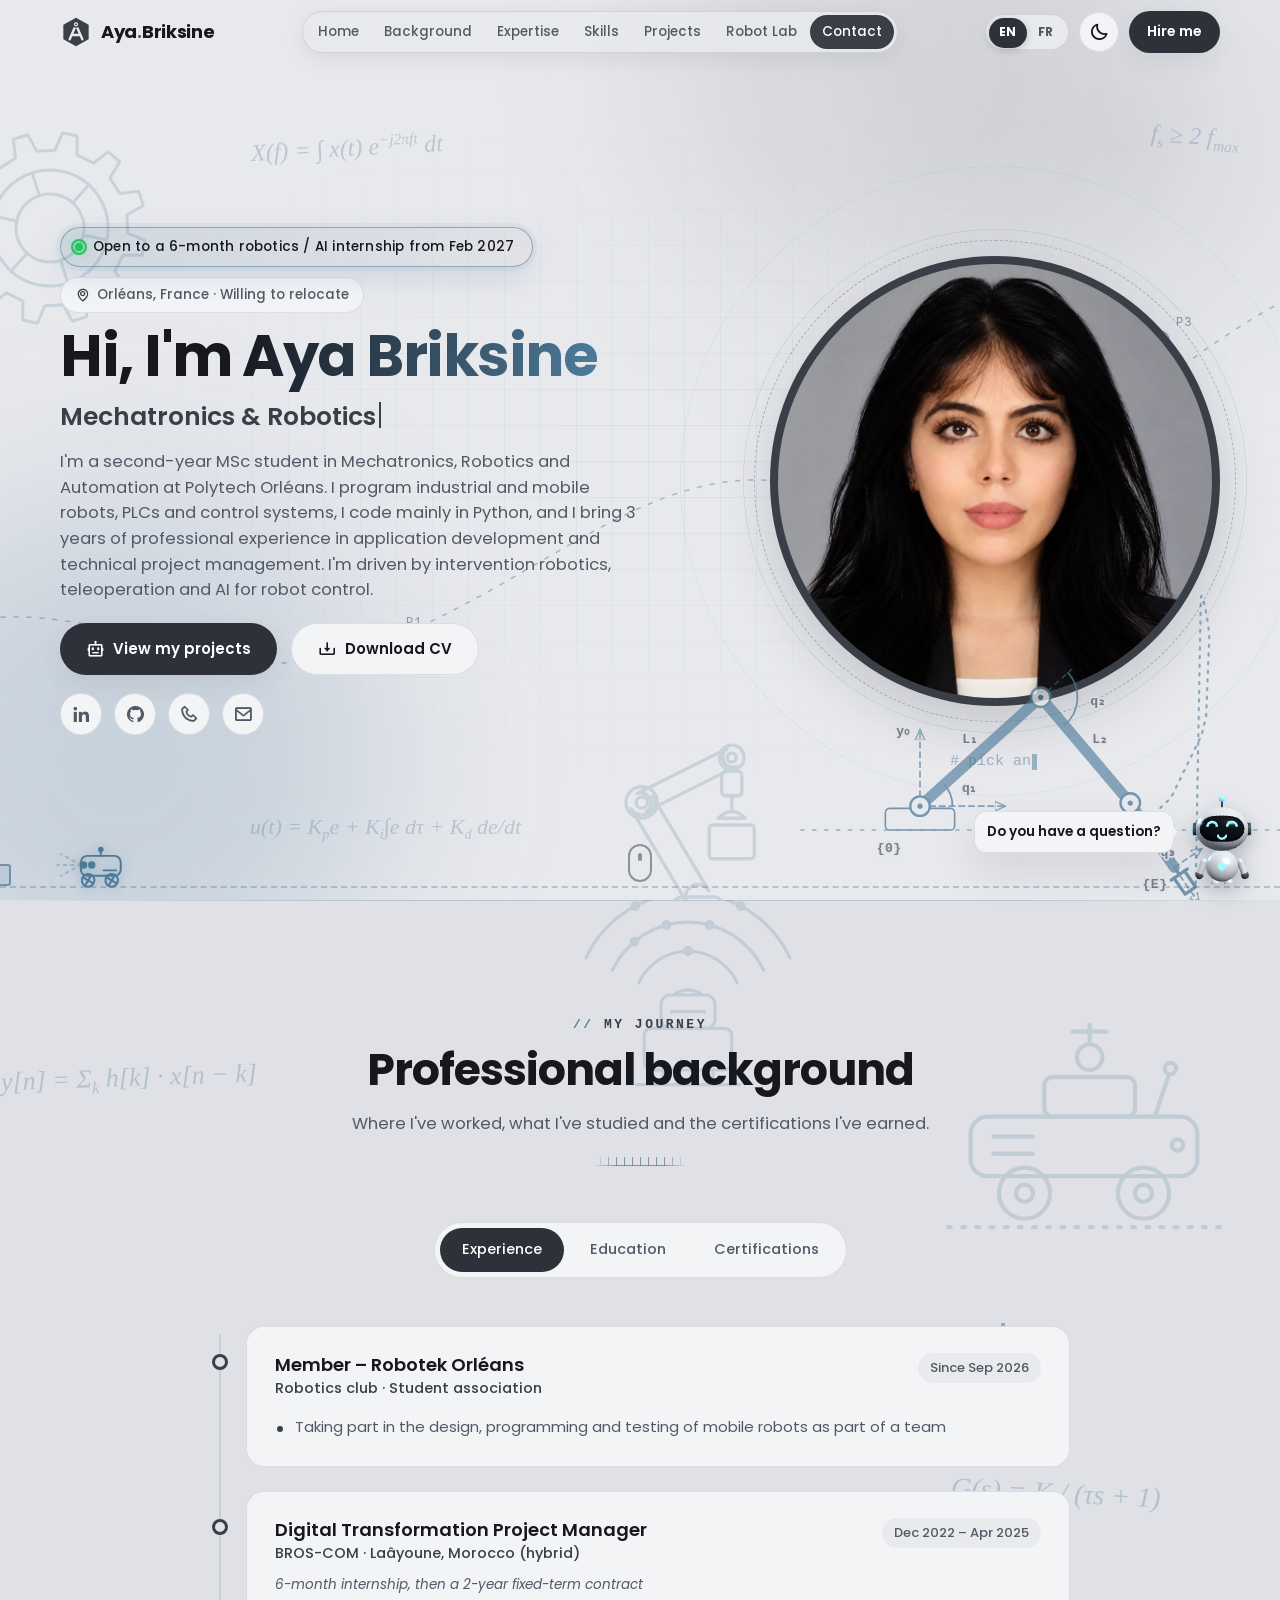
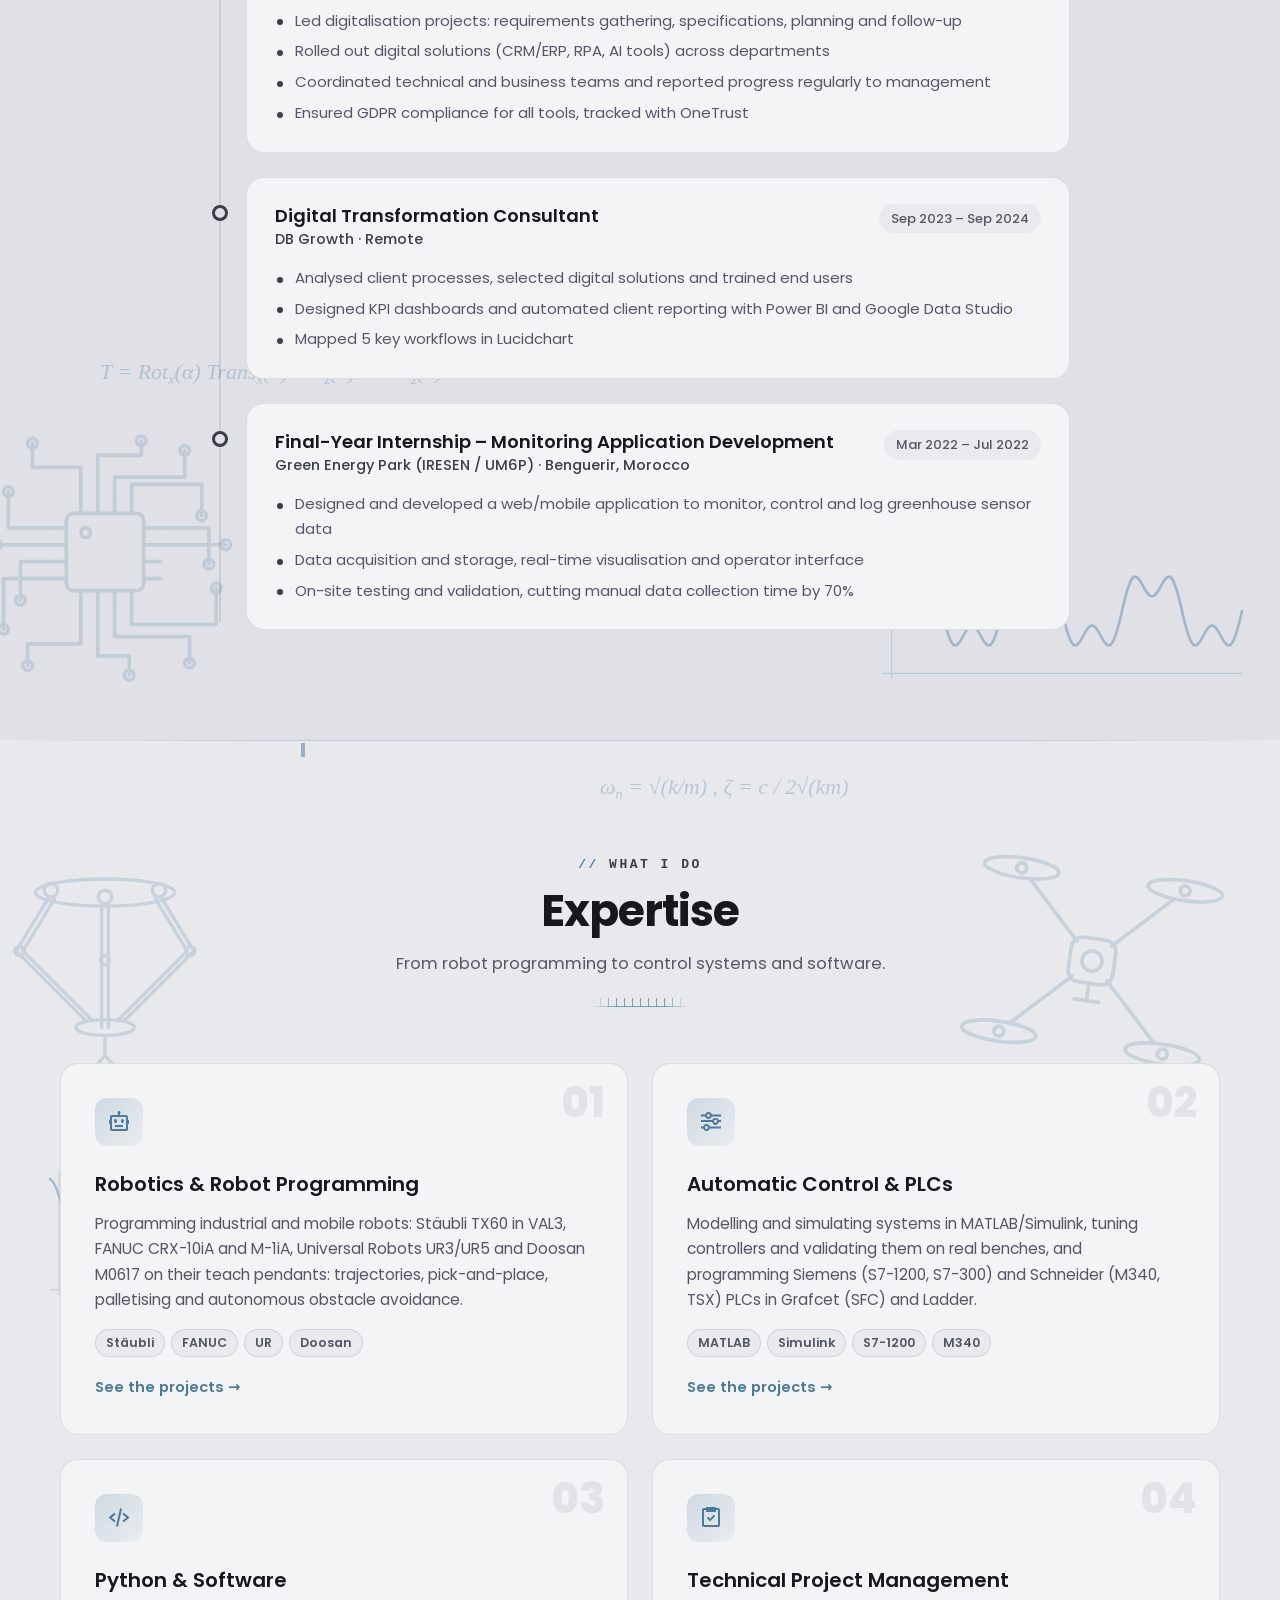
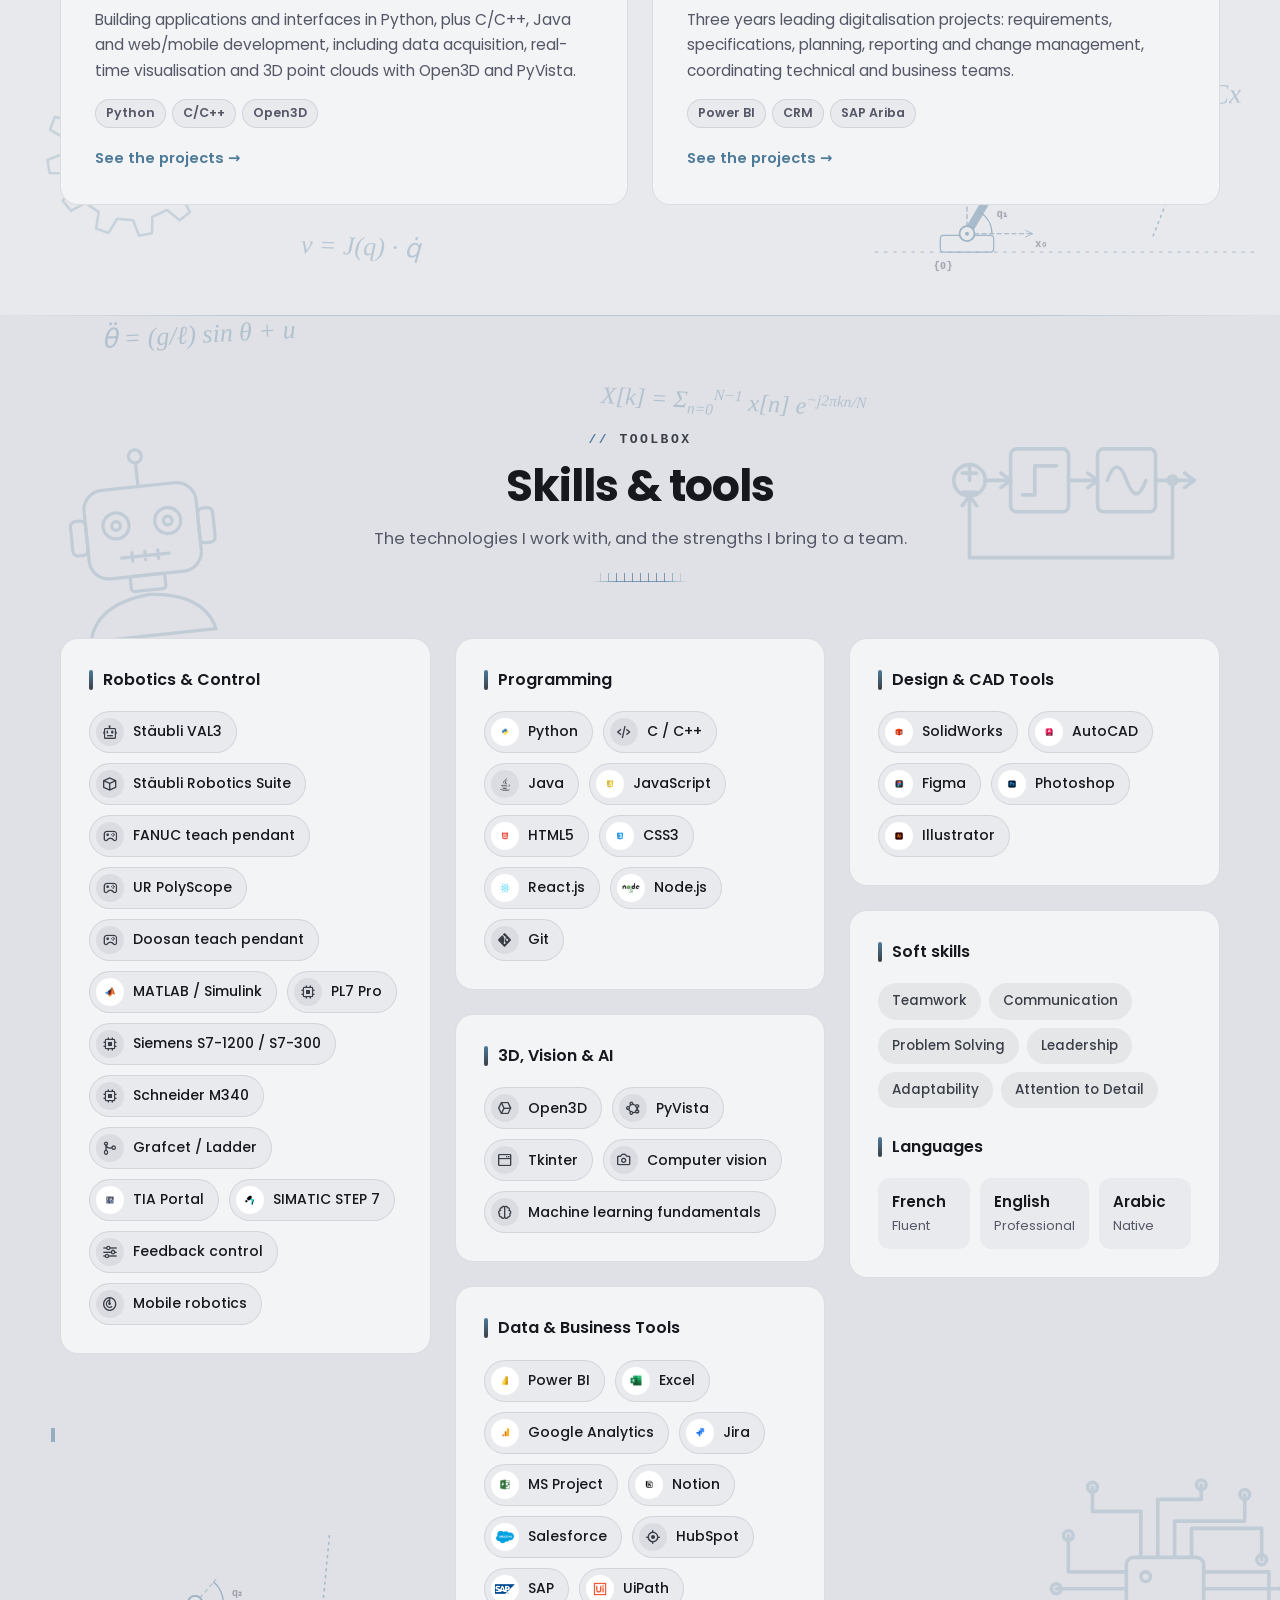
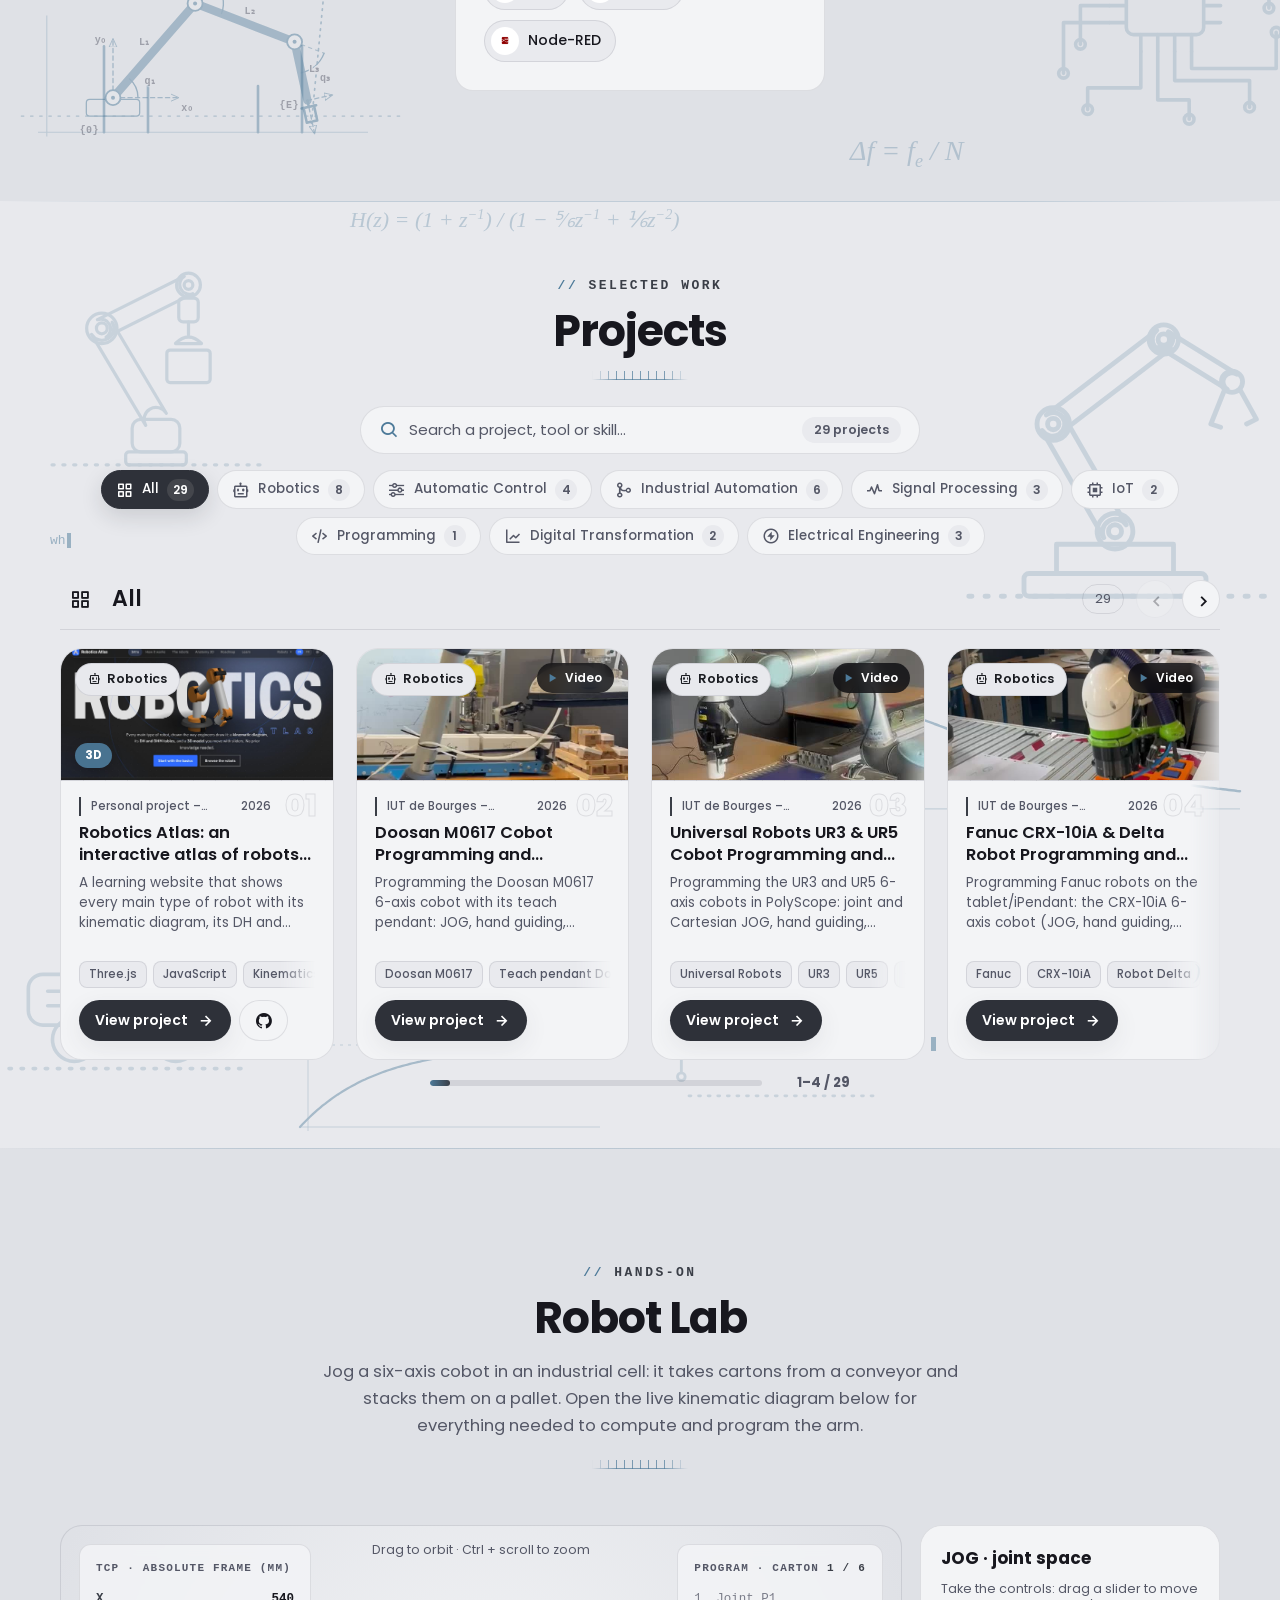
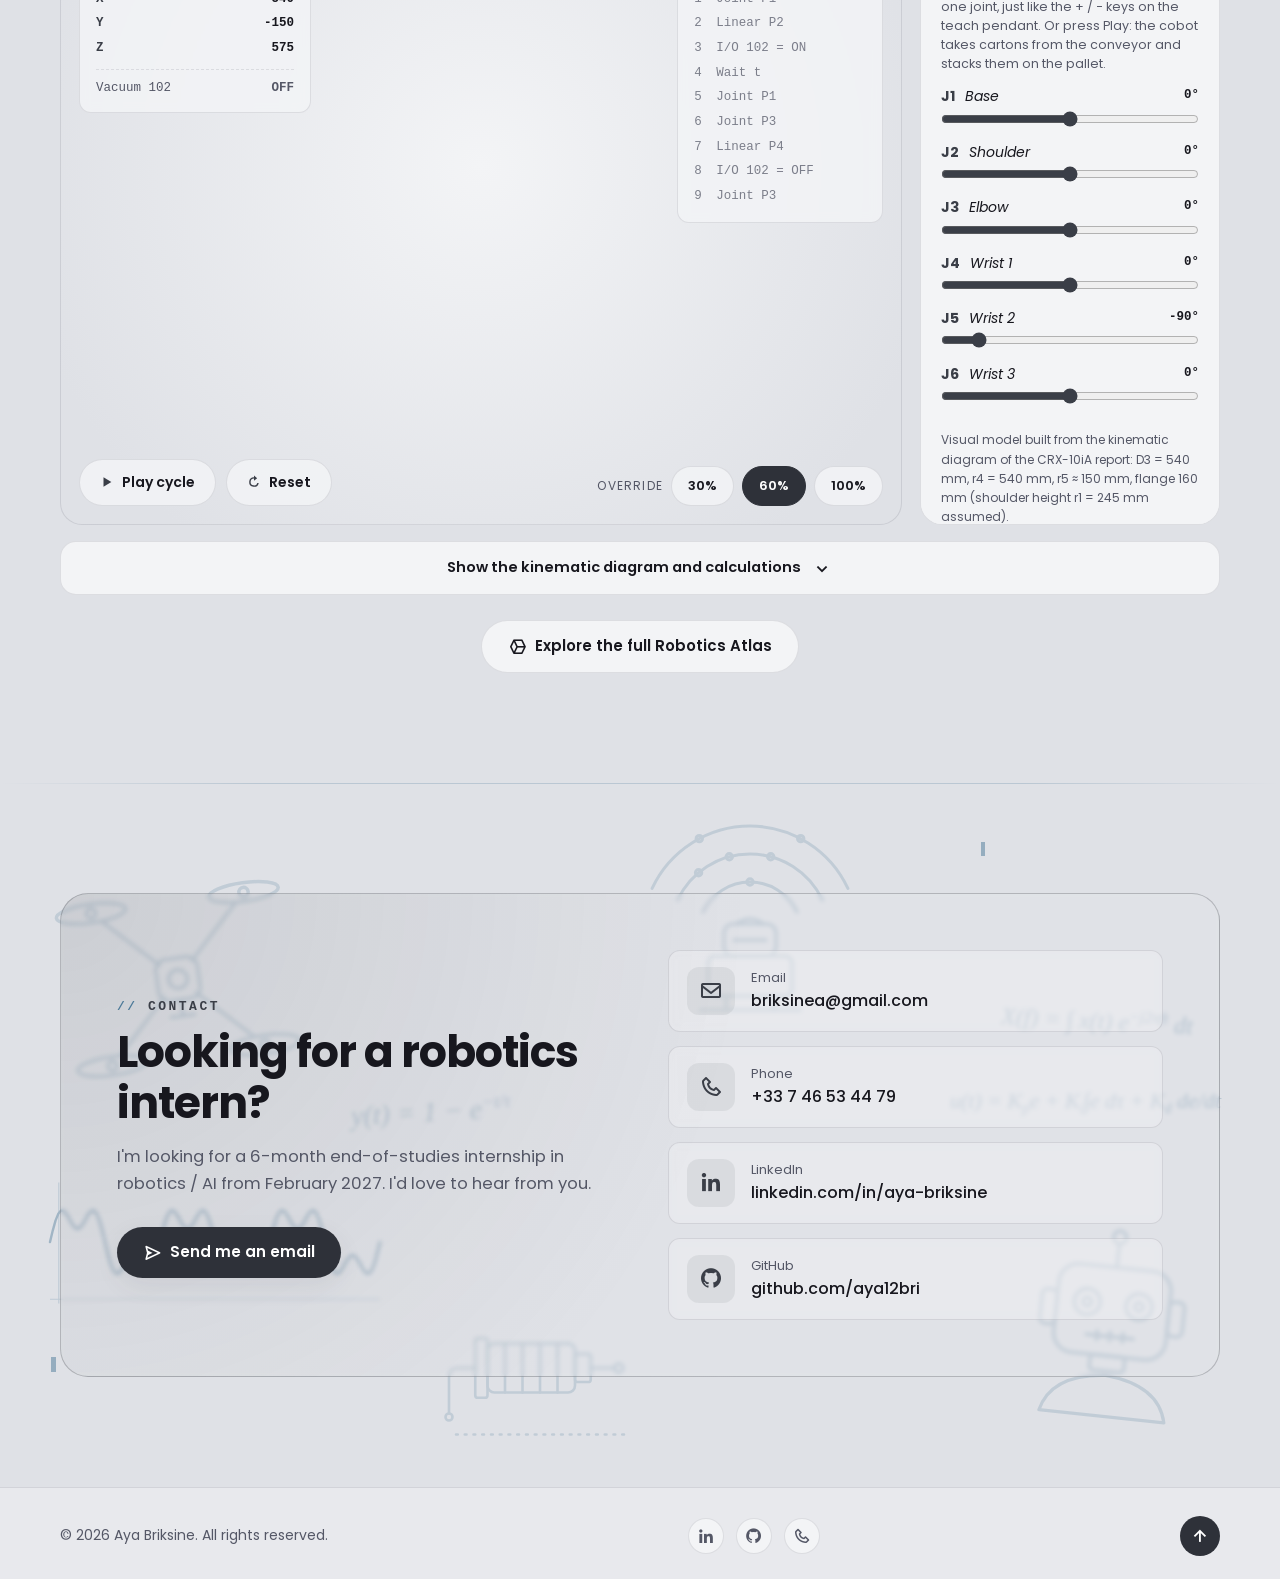
<file: index.html>
<!DOCTYPE html>
<html lang="en">
<head>
    <meta charset="UTF-8">
    <meta name="viewport" content="width=device-width, initial-scale=1.0">
    <title>Aya Briksine | Mechatronics, Robotics &amp; Automation</title>
    <meta name="description" content="Aya Briksine – MSc student in Mechatronics, Robotics and Automation at Polytech Orléans, seeking a 6-month robotics / AI internship from February 2027.">
    <!-- seo -->
    <link rel="canonical" href="https://ayabriksine.com/">
    <meta property="og:type" content="website">
    <meta property="og:site_name" content="Aya Briksine">
    <meta property="og:title" content="Aya Briksine | Mechatronics, Robotics &amp; Automation">
    <meta property="og:description" content="Aya Briksine – MSc student in Mechatronics, Robotics and Automation at Polytech Orléans, seeking a 6-month robotics / AI internship from February 2027.">
    <meta property="og:url" content="https://ayabriksine.com/">
    <meta property="og:image" content="https://ayabriksine.com/og-image.jpg">
    <meta name="twitter:card" content="summary_large_image">
    <!-- /seo -->
    <link rel="preconnect" href="https://fonts.googleapis.com">
    <link rel="preconnect" href="https://fonts.gstatic.com" crossorigin>
    <link href="https://fonts.googleapis.com/css2?family=Poppins:wght@400;500;600;700;800&display=swap" rel="stylesheet">
    <link href="https://unpkg.com/boxicons@2.1.4/css/boxicons.min.css" rel="stylesheet">
    <link rel="icon" type="image/svg+xml" href="logo.svg">
    <link rel="stylesheet" href="style.css?v=91">
    <link rel="stylesheet" href="portfolio-chat.css?v=6">
    <script type="importmap">{"imports":{"three":"./vendor/three.module.min.js","three/addons/":"./vendor/"}}</script>
    <script>
        // Runs before the page shows: apply the saved light/dark choice so it doesn't flash
        document.documentElement.classList.add('js');
        // light mode first; a visitor who switched to dark keeps it
        document.documentElement.classList.add('light-mode');
        try { if (localStorage.getItem('theme') === 'dark') document.documentElement.classList.remove('light-mode'); } catch (e) {}
    </script>

</head>
<body>

    <!-- ================= HEADER ================= -->
    <header class="header" id="header">
        <div class="container header-inner">
            <a href="#home" class="logo" aria-label="Aya Briksine"><svg class="logo-mark" viewBox="0 0 48 48" aria-hidden="true"><path class="lm-hex" d="M24 2.5 43 13.250v21.500L24 45.500 5 34.750v-21.500z"/><path class="lm-a" d="M14.500 35 24 13l9.500 22M18.600 28.500h10.800"/><circle class="lm-joint" cx="24" cy="12.500" r="4.200"/><circle class="lm-pin" cx="24" cy="12.500" r="1.400"/></svg><span class="logo-text">Aya<span>.</span>Briksine</span></a>

            <nav class="navbar" id="navbar">
                <a href="#home" class="active">Home</a>
                <a href="#background">Background</a>
                <a href="#services">Expertise</a>
                <a href="#skills">Skills</a>
                <a href="#projects">Projects</a>
                <a href="#lab">Robot Lab</a>
                <a href="#contact">Contact</a>
            </nav>

            <div class="header-actions">
                <button class="icon-btn lang-toggle" id="lang-toggle" aria-label="Passer en français">FR</button>
                <button class="icon-btn theme-toggle" id="theme-toggle" aria-label="Switch to light mode"><i class='bx bx-sun'></i></button>
                <a href="#contact" class="btn btn-primary btn-sm header-cta">Hire me</a>
                <button class="icon-btn menu-toggle" id="menu-icon" aria-label="Open menu" aria-expanded="false" aria-controls="navbar"><i class='bx bx-menu'></i></button>
            </div>
        </div>
    </header>

    <main>

    <!-- ================= HERO ================= -->
    <section class="hero" id="home">
        <div class="container hero-grid">
            <div class="hero-text">
                <div class="badges">
                    <p class="badge badge-live"><span class="live-dot"></span> Open to a 6-month robotics / AI internship from Feb 2027</p>
                    <p class="badge"><i class='bx bx-map'></i> Orléans, France · Willing to relocate</p>
                </div>
                <h1>Hi, I'm <span class="accent">Aya Briksine</span></h1>
                <p class="hero-role"><span class="typed" id="typed" aria-hidden="true"></span><span class="caret" aria-hidden="true"></span></p>
                <p class="hero-intro">I'm a second-year MSc student in Mechatronics, Robotics and Automation at Polytech Orléans. I program industrial and mobile robots, PLCs and control systems, I code mainly in Python, and I bring 3 years of professional experience in application development and technical project management. I'm driven by intervention robotics, teleoperation and AI for robot control.</p>

                <div class="hero-buttons">
                    <a href="#projects" class="btn btn-primary"><i class='bx bx-bot'></i> View my projects</a>
                    <a href="CV-Aya-Briksine-EN.pdf" target="_blank" rel="noopener" class="btn btn-outline"><i class='bx bx-download'></i> Download CV</a>
                </div>

                <div class="socials">
                    <a href="https://www.linkedin.com/in/aya-briksine/" target="_blank" rel="noopener" aria-label="LinkedIn"><i class='bx bxl-linkedin'></i></a>
                    <a href="https://github.com/aya12bri" target="_blank" rel="noopener" aria-label="GitHub"><i class='bx bxl-github'></i></a>
                    <a href="tel:+33746534479" aria-label="Phone"><i class='bx bx-phone'></i></a>
                    <a href="mailto:briksinea@gmail.com" aria-label="Email"><i class='bx bx-envelope'></i></a>
                </div>
            </div>

            <div class="hero-photo">
                <div class="photo-frame">
                    <img src="aya-suit-gray.jpg" alt="Portrait of Aya Briksine" width="900" height="900">
                </div>
            </div>
        </div>

        <a href="#background" class="scroll-cue" aria-label="Scroll down"><span></span></a>
    </section>


    <!-- ================= BACKGROUND ================= -->
    <section class="section section-alt" id="background">
        <div class="container">
            <div class="section-head reveal">
                <p class="eyebrow">My journey</p>
                <h2 class="section-title">Professional background</h2>
                <p class="section-sub">Where I've worked, what I've studied and the certifications I've earned.</p>
            </div>

            <div class="tabs reveal" role="tablist">
                <button class="tab active" role="tab" aria-selected="true" data-tab="experience">Experience</button>
                <button class="tab" role="tab" aria-selected="false" data-tab="education">Education</button>
                <button class="tab" role="tab" aria-selected="false" data-tab="certifications">Certifications</button>
            </div>

            <!-- Experience -->
            <div class="tab-panel active" id="experience" role="tabpanel">
                <ol class="timeline">
                    <li class="timeline-item reveal">
                        <div class="timeline-card">
                            <div class="timeline-top">
                                <div>
                                    <h3>Member – Robotek Orléans</h3>
                                    <p class="org">Robotics club · Student association</p>
                                </div>
                                <span class="date">Since Sep 2026</span>
                            </div>
                            <ul>
                                <li>Taking part in the design, programming and testing of mobile robots as part of a team</li>
                            </ul>
                        </div>
                    </li>
                    <li class="timeline-item reveal">
                        <div class="timeline-card">
                            <div class="timeline-top">
                                <div>
                                    <h3>Digital Transformation Project Manager</h3>
                                    <p class="org">BROS-COM · Laâyoune, Morocco (hybrid)</p>
                                </div>
                                <span class="date">Dec 2022 – Apr 2025</span>
                            </div>
                            <p class="note">6-month internship, then a 2-year fixed-term contract</p>
                            <ul>
                                <li>Led digitalisation projects: requirements gathering, specifications, planning and follow-up</li>
                                <li>Rolled out digital solutions (CRM/ERP, RPA, AI tools) across departments</li>
                                <li>Coordinated technical and business teams and reported progress regularly to management</li>
                                <li>Ensured GDPR compliance for all tools, tracked with OneTrust</li>
                            </ul>
                        </div>
                    </li>
                    <li class="timeline-item reveal">
                        <div class="timeline-card">
                            <div class="timeline-top">
                                <div>
                                    <h3>Digital Transformation Consultant</h3>
                                    <p class="org">DB Growth · Remote</p>
                                </div>
                                <span class="date">Sep 2023 – Sep 2024</span>
                            </div>
                            <ul>
                                <li>Analysed client processes, selected digital solutions and trained end users</li>
                                <li>Designed KPI dashboards and automated client reporting with Power BI and Google Data Studio</li>
                                <li>Mapped 5 key workflows in Lucidchart</li>
                            </ul>
                        </div>
                    </li>
                    <li class="timeline-item reveal">
                        <div class="timeline-card">
                            <div class="timeline-top">
                                <div>
                                    <h3>Final-Year Internship – Monitoring Application Development</h3>
                                    <p class="org">Green Energy Park (IRESEN / UM6P) · Benguerir, Morocco</p>
                                </div>
                                <span class="date">Mar 2022 – Jul 2022</span>
                            </div>
                            <ul>
                                <li>Designed and developed a web/mobile application to monitor, control and log greenhouse sensor data</li>
                                <li>Data acquisition and storage, real-time visualisation and operator interface</li>
                                <li>On-site testing and validation, cutting manual data collection time by 70%</li>
                            </ul>
                        </div>
                    </li>
                </ol>
            </div>

            <!-- Education -->
            <div class="tab-panel" id="education" role="tabpanel">
                <div class="card-grid">
                    <article class="card edu-card edu-featured">
                        <span class="date">Sep 2025 – 2027</span>
                        <h3>MSc in Mechatronics, Robotics and Automation (M1 – M2)</h3>
                        <p class="org">Polytech Orléans – University of Orléans · France</p>
                        <p>Robot modelling and control, automatic control, computer vision and industrial computing.</p>
                    </article>
                    <article class="card edu-card">
                        <span class="date">Sep 2019 – Nov 2022</span>
                        <h3>Professional Bachelor's in Industrial Operations Engineering &amp; Digitalisation</h3>
                        <p class="org">Mohammed VI Polytechnic University (UM6P)</p>
                        <p>Industry 4.0, industrial automation, ERP systems and data-driven process optimisation.</p>
                    </article>
                    <article class="card edu-card">
                        <span class="date">2017 – 2019</span>
                        <h3>DEUG in Physical Matter Science</h3>
                        <p class="org">Cadi Ayyad University</p>
                        <p>Fundamental physics and material properties, experimental laboratory techniques and quantitative problem-solving.</p>
                    </article>
                    <article class="card edu-card">
                        <span class="date">2025</span>
                        <h3>Salesforce Administrator</h3>
                        <p class="org">ALX Africa</p>
                        <p>CRM configuration, user management and automation in Salesforce.</p>
                    </article>
                    <article class="card edu-card">
                        <span class="date">Sep 2024 – Dec 2024</span>
                        <h3>Virtual Assistance Training</h3>
                        <p class="org">ALX Africa</p>
                        <p>Remote administrative support, email management and client communication.</p>
                    </article>
                </div>
            </div>

            <!-- Certifications -->
            <div class="tab-panel" id="certifications" role="tabpanel">
                <div class="card-grid">
                    <article class="card cert-card">
                        <a href="certificate-mathworks-simulink-fundamentals.pdf" target="_blank" rel="noopener" class="cert-image">
                            <img src="certificate-mathworks-simulink-fundamentals.png" alt="MathWorks certificate – Simulink Fundamentals" loading="lazy">
                        </a>
                        <div class="cert-body">
                            <h3>Simulink Fundamentals</h3>
                            <p class="org">MathWorks · October 2025</p>
                            <div class="cert-links">
                                <a href="certificate-mathworks-simulink-fundamentals.pdf" target="_blank" rel="noopener"><i class='bx bx-show'></i> View certificate</a>
                            </div>
                        </div>
                    </article>
                    <article class="card cert-card">
                        <a href="certificate-mathworks-core-matlab-skills.pdf" target="_blank" rel="noopener" class="cert-image">
                            <img src="certificate-mathworks-core-matlab-skills.png" alt="MathWorks certificate – Core MATLAB Skills" loading="lazy">
                        </a>
                        <div class="cert-body">
                            <h3>Core MATLAB Skills</h3>
                            <p class="org">MathWorks · September 2025</p>
                            <div class="cert-links">
                                <a href="certificate-mathworks-core-matlab-skills.pdf" target="_blank" rel="noopener"><i class='bx bx-show'></i> View certificate</a>
                            </div>
                        </div>
                    </article>
                    <article class="card cert-card">
                        <a href="certificate-mathworks-matlab-desktop-tools.pdf" target="_blank" rel="noopener" class="cert-image">
                            <img src="certificate-mathworks-matlab-desktop-tools.png" alt="MathWorks certificate – MATLAB Desktop Tools and Troubleshooting Scripts" loading="lazy">
                        </a>
                        <div class="cert-body">
                            <h3>MATLAB Desktop Tools and Troubleshooting Scripts</h3>
                            <p class="org">MathWorks · September 2025</p>
                            <div class="cert-links">
                                <a href="certificate-mathworks-matlab-desktop-tools.pdf" target="_blank" rel="noopener"><i class='bx bx-show'></i> View certificate</a>
                            </div>
                        </div>
                    </article>
                    <article class="card cert-card">
                        <a href="certificate-mathworks-matlab-onramp.pdf" target="_blank" rel="noopener" class="cert-image">
                            <img src="certificate-mathworks-matlab-onramp.png" alt="MathWorks certificate – MATLAB Onramp" loading="lazy">
                        </a>
                        <div class="cert-body">
                            <h3>MATLAB Onramp</h3>
                            <p class="org">MathWorks · September 2025</p>
                            <div class="cert-links">
                                <a href="certificate-mathworks-matlab-onramp.pdf" target="_blank" rel="noopener"><i class='bx bx-show'></i> View certificate</a>
                            </div>
                        </div>
                    </article>
                    <article class="card cert-card">
                        <a href="89-professional-foundations-certificate-aya-briksine.png" target="_blank" rel="noopener" class="cert-image">
                            <img src="89-professional-foundations-certificate-aya-briksine.png" alt="ALX Professional Foundations certificate" loading="lazy">
                        </a>
                        <div class="cert-body">
                            <h3>Professional Foundations</h3>
                            <p class="org">ALX Africa · April 2025</p>
                            <div class="cert-links">
                                <a href="89-professional-foundations-certificate-aya-briksine.png" target="_blank" rel="noopener"><i class='bx bx-show'></i> View certificate</a>
                                <a href="https://savanna.alxafrica.com/certificates/HfJ6sRNBZS" target="_blank" rel="noopener"><i class='bx bx-check-shield'></i> Verify</a>
                            </div>
                        </div>
                    </article>
                    <article class="card cert-card">
                        <a href="72-virtual-assistant-certificate-aya-briksine.png" target="_blank" rel="noopener" class="cert-image">
                            <img src="72-virtual-assistant-certificate-aya-briksine.png" alt="ALX Virtual Assistant certificate" loading="lazy">
                        </a>
                        <div class="cert-body">
                            <h3>Virtual Assistant</h3>
                            <p class="org">ALX Africa · November 2024</p>
                            <div class="cert-links">
                                <a href="72-virtual-assistant-certificate-aya-briksine.png" target="_blank" rel="noopener"><i class='bx bx-show'></i> View certificate</a>
                                <a href="https://intranet.alxswe.com/certificates/EnNf2C3GM6" target="_blank" rel="noopener"><i class='bx bx-check-shield'></i> Verify</a>
                            </div>
                        </div>
                    </article>
                </div>
            </div>
        </div>
    </section>

    <!-- ================= EXPERTISE ================= -->
    <section class="section" id="services">
        <div class="container">
            <div class="section-head reveal">
                <p class="eyebrow">What I do</p>
                <h2 class="section-title">Expertise</h2>
                <p class="section-sub">From robot programming to control systems and software.</p>
            </div>

            <div class="services-grid">
                <article class="card service-card reveal">
                    <div class="icon-box"><i class='bx bx-bot'></i></div>
                    <h3>Robotics &amp; Robot Programming</h3>
                    <p>Programming industrial and mobile robots: Stäubli TX60 in VAL3, FANUC CRX-10iA and M-1iA, Universal Robots UR3/UR5 and Doosan M0617 on their teach pendants: trajectories, pick-and-place, palletising and autonomous obstacle avoidance.</p>
                    <ul class="service-tags"><li>Stäubli</li><li>FANUC</li><li>UR</li><li>Doosan</li></ul>
                    <a href="#projects" class="service-link" data-go-filter="robotics">See the projects <span aria-hidden="true">→</span></a>
                </article>
                <article class="card service-card reveal">
                    <div class="icon-box"><i class='bx bx-slider-alt'></i></div>
                    <h3>Automatic Control &amp; PLCs</h3>
                    <p>Modelling and simulating systems in MATLAB/Simulink, tuning controllers and validating them on real benches, and programming Siemens (S7-1200, S7-300) and Schneider (M340, TSX) PLCs in Grafcet (SFC) and Ladder.</p>
                    <ul class="service-tags"><li>MATLAB</li><li>Simulink</li><li>S7-1200</li><li>M340</li></ul>
                    <a href="#projects" class="service-link" data-go-filter="automation">See the projects <span aria-hidden="true">→</span></a>
                </article>
                <article class="card service-card reveal">
                    <div class="icon-box"><i class='bx bx-code-alt'></i></div>
                    <h3>Python &amp; Software</h3>
                    <p>Building applications and interfaces in Python, plus C/C++, Java and web/mobile development, including data acquisition, real-time visualisation and 3D point clouds with Open3D and PyVista.</p>
                    <ul class="service-tags"><li>Python</li><li>C/C++</li><li>Open3D</li></ul>
                    <a href="#projects" class="service-link" data-go-filter="programming">See the projects <span aria-hidden="true">→</span></a>
                </article>
                <article class="card service-card reveal">
                    <div class="icon-box"><i class='bx bx-task'></i></div>
                    <h3>Technical Project Management</h3>
                    <p>Three years leading digitalisation projects: requirements, specifications, planning, reporting and change management, coordinating technical and business teams.</p>
                    <ul class="service-tags"><li>Power BI</li><li>CRM</li><li>SAP Ariba</li></ul>
                    <a href="#projects" class="service-link" data-go-filter="digital">See the projects <span aria-hidden="true">→</span></a>
                </article>
            </div>
        </div>
    </section>

    <!-- ================= SKILLS ================= -->
    <section class="section section-alt" id="skills">
        <div class="container">
            <div class="section-head reveal">
                <p class="eyebrow">Toolbox</p>
                <h2 class="section-title">Skills &amp; tools</h2>
                <p class="section-sub">The technologies I work with, and the strengths I bring to a team.</p>
            </div>

            <div class="skills-grid">
                <div class="card skill-group reveal">
                    <h3>Robotics &amp; Control</h3>
                    <ul class="tool-list">
                        <li><i class='bx bx-bot'></i>Stäubli VAL3</li>
                        <li><i class='bx bx-cube'></i>Stäubli Robotics Suite</li>
                        <li><i class='bx bx-joystick'></i>FANUC teach pendant</li>
                        <li><i class='bx bx-joystick'></i>UR PolyScope</li>
                        <li><i class='bx bx-joystick'></i>Doosan teach pendant</li>
                        <li><img src="Matlab.png" alt="" loading="lazy">MATLAB / Simulink</li>
                        <li><i class='bx bx-chip'></i>PL7 Pro</li>
                        <li><i class='bx bx-chip'></i>Siemens S7-1200 / S7-300</li>
                        <li><i class='bx bx-chip'></i>Schneider M340</li>
                        <li><i class='bx bx-git-merge'></i>Grafcet / Ladder</li>
                        <li><img src="TIA-PORTAL.png" alt="" loading="lazy">TIA Portal</li>
                        <li><img src="SIMATIC%20STEP7.png" alt="" loading="lazy">SIMATIC STEP 7</li>
                        <li><i class='bx bx-slider-alt'></i>Feedback control</li>
                        <li><i class='bx bx-radar'></i>Mobile robotics</li>
                    </ul>
                </div>
                <div class="card skill-group reveal">
                    <h3>Programming</h3>
                    <ul class="tool-list">
                        <li><img src="Python-Logo-Free-Download-PNG.png" alt="" loading="lazy">Python</li>
                        <li><i class='bx bx-code-alt'></i>C / C++</li>
                        <li><i class='bx bxl-java'></i>Java</li>
                        <li><img src="JS.png" alt="" loading="lazy">JavaScript</li>
                        <li><img src="HTML.png" alt="" loading="lazy">HTML5</li>
                        <li><img src="css3.png" alt="" loading="lazy">CSS3</li>
                        <li><img src="REACTJS.png" alt="" loading="lazy">React.js</li>
                        <li><img src="NODEJS.jpg" alt="" loading="lazy">Node.js</li>
                        <li><i class='bx bxl-git'></i>Git</li>
                    </ul>
                </div>
                <div class="card skill-group reveal">
                    <h3>3D, Vision &amp; AI</h3>
                    <ul class="tool-list">
                        <li><i class='bx bx-cube-alt'></i>Open3D</li>
                        <li><i class='bx bx-shape-polygon'></i>PyVista</li>
                        <li><i class='bx bx-window-alt'></i>Tkinter</li>
                        <li><i class='bx bx-camera'></i>Computer vision</li>
                        <li><i class='bx bx-brain'></i>Machine learning fundamentals</li>
                    </ul>
                </div>
                <div class="card skill-group reveal">
                    <h3>Data &amp; Business Tools</h3>
                    <ul class="tool-list">
                        <li><img src="PowerBI.png" alt="" loading="lazy">Power BI</li>
                        <li><img src="Microsoft_Excel.png" alt="" loading="lazy">Excel</li>
                        <li><img src="Google-Analytics-Logo.png" alt="" loading="lazy">Google Analytics</li>
                        <li><img src="JIRA.png" alt="" loading="lazy">Jira</li>
                        <li><img src="MS_Project_Logo.png" alt="" loading="lazy">MS Project</li>
                        <li><img src="Notion_app_logo.png" alt="" loading="lazy">Notion</li>
                        <li><img src="salesforce-logo.png" alt="" loading="lazy">Salesforce</li>
                        <li><i class='bx bx-target-lock'></i>HubSpot</li>
                        <li><img src="SAP.png" alt="" loading="lazy">SAP</li>
                        <li><img src="Ui%20path-02.png" alt="" loading="lazy">UiPath</li>
                        <li><img src="node-red-icon.png" alt="" loading="lazy">Node-RED</li>
                    </ul>
                </div>
                <div class="card skill-group reveal">
                    <h3>Design &amp; CAD Tools</h3>
                    <ul class="tool-list">
                        <li><img src="download.png" alt="" loading="lazy">SolidWorks</li>
                        <li><img src="autocad.png" alt="" loading="lazy">AutoCAD</li>
                        <li><img src="FIGMA.png" alt="" loading="lazy">Figma</li>
                        <li><img src="Photoshop-logo.png" alt="" loading="lazy">Photoshop</li>
                        <li><img src="Adobe-Illustrator.png" alt="" loading="lazy">Illustrator</li>
                    </ul>
                </div>
                <div class="card skill-group reveal">
                    <h3>Soft skills</h3>
                    <ul class="chip-list">
                        <li>Teamwork</li>
                        <li>Communication</li>
                        <li>Problem Solving</li>
                        <li>Leadership</li>
                        <li>Adaptability</li>
                        <li>Attention to Detail</li>
                    </ul>
                    <h3 class="sub-heading">Languages</h3>
                    <ul class="lang-list">
                        <li><span>French</span><small>Fluent</small></li>
                        <li><span>English</span><small>Professional</small></li>
                        <li><span>Arabic</span><small>Native</small></li>
                    </ul>
                </div>
            </div>
        </div>
    </section>

    <!-- ================= PROJECTS ================= -->
    <!-- The project cards are built from projects.js – add new projects there -->
    <section class="section" id="projects">
        <div class="container">
            <div class="section-head reveal">
                <p class="eyebrow">Selected work</p>
                <h2 class="section-title">Projects</h2>
                <p class="section-sub">My projects by field: robotics, control, automation, signal processing, electrical engineering, IoT, programming and digital transformation. Open one to see the details.</p>
            </div>

            <div class="project-tools reveal" data-no-translate>
                <label class="project-search">
                    <i class='bx bx-search'></i>
                    <input type="search" id="project-search" autocomplete="off" spellcheck="false">
                    <span class="project-count" id="project-count" aria-live="polite"></span>
                </label>
            </div>
            <div class="filters reveal" id="project-filters" data-no-translate></div>
            <div class="project-groups" id="projects-grid" data-no-translate></div>
        </div>
    </section>

    <!-- ================= ROBOT LAB ================= -->
    <!-- The 3D cobot is built by lab3d.js (Three.js, see /vendor) -->
    <section class="section section-alt" id="lab">
        <div class="container">
            <div class="section-head reveal">
                <p class="eyebrow">Hands-on</p>
                <h2 class="section-title">Robot Lab</h2>
                <p class="section-sub">Jog a six-axis cobot in an industrial cell: it takes cartons from a conveyor and stacks them on a pallet. Open the live kinematic diagram below for everything needed to compute and program the arm.</p>
            </div>
            <div class="lab3d reveal" id="lab3d" data-no-translate><p class="lab3d-fallback">Loading the 3D lab…</p></div>
            <button type="button" class="labkin-toggle" id="labkin-toggle" aria-expanded="false" aria-controls="labkin">
                <span class="lk-show">Show the kinematic diagram and calculations</span>
                <span class="lk-hide">Hide the kinematic diagram</span>
                <i class='bx bx-chevron-down'></i>
            </button>
            <div class="labkin" id="labkin" data-no-translate hidden></div>
            <p class="lab-more reveal"><a class="btn btn-outline" href="https://roboticsatlas.ayabriksine.com" target="_blank" rel="noopener"><i class='bx bx-cube-alt'></i> Explore the full Robotics Atlas</a></p>
        </div>
    </section>

    <!-- ================= CONTACT ================= -->
    <section class="section section-alt" id="contact">
        <div class="container">
            <div class="contact-panel reveal">
                <div class="contact-text">
                    <p class="eyebrow">Contact</p>
                    <h2 class="section-title">Looking for a robotics intern?</h2>
                    <p class="section-sub">I'm looking for a 6-month end-of-studies internship in robotics / AI from February 2027. I'd love to hear from you.</p>
                    <a href="mailto:briksinea@gmail.com" class="btn btn-primary"><i class='bx bx-send'></i> Send me an email</a>
                </div>

                <ul class="contact-list">
                    <li>
                        <a href="mailto:briksinea@gmail.com">
                            <span class="icon-box"><i class='bx bx-envelope'></i></span>
                            <span><small>Email</small>briksinea@gmail.com</span>
                        </a>
                    </li>
                    <li>
                        <a href="tel:+33746534479">
                            <span class="icon-box"><i class='bx bx-phone'></i></span>
                            <span><small>Phone</small>+33 7 46 53 44 79</span>
                        </a>
                    </li>
                    <li>
                        <a href="https://www.linkedin.com/in/aya-briksine/" target="_blank" rel="noopener">
                            <span class="icon-box"><i class='bx bxl-linkedin'></i></span>
                            <span><small>LinkedIn</small>linkedin.com/in/aya-briksine</span>
                        </a>
                    </li>
                    <li>
                        <a href="https://github.com/aya12bri" target="_blank" rel="noopener">
                            <span class="icon-box"><i class='bx bxl-github'></i></span>
                            <span><small>GitHub</small>github.com/aya12bri</span>
                        </a>
                    </li>
                </ul>
            </div>
        </div>
    </section>

    </main>

    <!-- ================= FOOTER ================= -->
    <footer class="footer">
        <div class="container footer-inner">
            <p>© <span id="year">2026</span> Aya Briksine. All rights reserved.</p>
            <div class="socials socials-sm">
                <a href="https://www.linkedin.com/in/aya-briksine/" target="_blank" rel="noopener" aria-label="LinkedIn"><i class='bx bxl-linkedin'></i></a>
                <a href="https://github.com/aya12bri" target="_blank" rel="noopener" aria-label="GitHub"><i class='bx bxl-github'></i></a>
                <a href="tel:+33746534479" aria-label="Phone"><i class='bx bx-phone'></i></a>
            </div>
            <a href="#home" class="back-top" aria-label="Back to top"><i class='bx bx-up-arrow-alt'></i></a>
        </div>
    </footer>

    <div class="scroll-rail" aria-hidden="true"><span class="scroll-fill"></span></div>
    <button class="scroll-bot" id="scroll-bot" type="button" aria-label="Back to top" title="Back to top"><svg viewBox="0 0 48 60" fill="none" stroke="currentColor" stroke-width="2.4" stroke-linecap="round" stroke-linejoin="round"><path d="M24 4 V11"/><circle cx="24" cy="3.5" r="2.2" class="bot-led"/><rect x="9" y="11" width="30" height="20" rx="7"/><circle cx="18" cy="21" r="3.2" class="bot-eye"/><circle cx="30" cy="21" r="3.2" class="bot-eye"/><rect x="13" y="33" width="22" height="13" rx="4"/><path d="M13 38 H7 M35 38 H41"/><g class="bot-wheel"><circle cx="24" cy="51" r="7.5"/><path d="M24 45 V57 M18 51 H30"/></g></svg></button>
    <script src="projects.js?v=71"></script>
    <script src="system-visuals.js?v=9"></script>
    <script src="script.js?v=73"></script>
    <script src="translations.js?v=68"></script>
    <script type="module" src="lab3d.js?v=65"></script>
    <script src="portfolio-chat.js?v=6" defer></script>
</body>
</html>
</file>
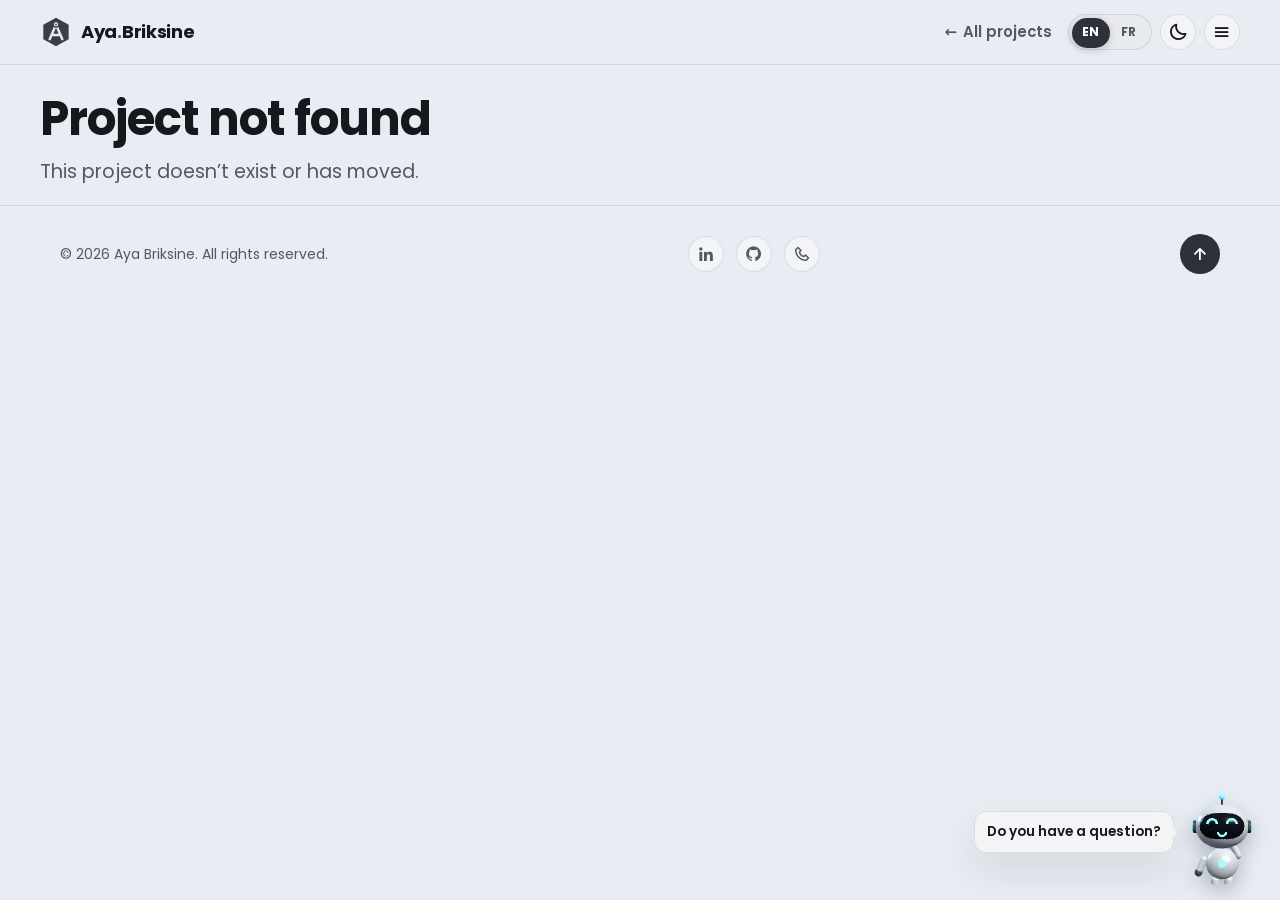
<file: project.html>
<!DOCTYPE html>
<html lang="en">
<head>
    <meta charset="UTF-8">
    <meta name="viewport" content="width=device-width, initial-scale=1.0">
    <title>Project | Aya Briksine</title>
    <meta name="description" content="Project by Aya Briksine – Mechatronics, Robotics & Automation.">
    <!-- seo -->
    <meta property="og:type" content="website">
    <meta property="og:site_name" content="Aya Briksine">
    <meta property="og:title" content="Project | Aya Briksine">
    <meta property="og:description" content="Project by Aya Briksine – Mechatronics, Robotics &amp; Automation.">
    <meta property="og:image" content="https://ayabriksine.com/og-image.jpg">
    <meta name="twitter:card" content="summary_large_image">
    <!-- /seo -->
    <link rel="preconnect" href="https://fonts.googleapis.com">
    <link rel="preconnect" href="https://fonts.gstatic.com" crossorigin>
    <link href="https://fonts.googleapis.com/css2?family=Poppins:wght@400;500;600;700;800&display=swap" rel="stylesheet">
    <link href="https://unpkg.com/boxicons@2.1.4/css/boxicons.min.css" rel="stylesheet">
    <link rel="icon" type="image/svg+xml" href="logo.svg">
    <script type="importmap">{"imports":{"three":"./vendor/three.module.min.js","three/addons/":"./vendor/"}}</script>
    <link rel="stylesheet" href="style.css?v=91">
    <link rel="stylesheet" href="portfolio-chat.css?v=6">
    <script>
        document.documentElement.classList.add('js');
        // light mode first; a visitor who switched to dark keeps it
        document.documentElement.classList.add('light-mode');
        try { if (localStorage.getItem('theme') === 'dark') document.documentElement.classList.remove('light-mode'); } catch (e) {}
    </script>
</head>
<body class="project-page" data-own-title>

    <!-- ================= HEADER ================= -->
    <header class="header project-header" id="header">
        <div class="container header-inner">
            <a href="index.html#home" class="logo" aria-label="Aya Briksine"><svg class="logo-mark" viewBox="0 0 48 48" aria-hidden="true"><path class="lm-hex" d="M24 2.5 43 13.250v21.500L24 45.500 5 34.750v-21.500z"/><path class="lm-a" d="M14.500 35 24 13l9.500 22M18.600 28.500h10.800"/><circle class="lm-joint" cx="24" cy="12.500" r="4.200"/><circle class="lm-pin" cx="24" cy="12.500" r="1.400"/></svg><span class="logo-text">Aya<span>.</span>Briksine</span></a>

            <nav class="navbar" id="navbar">
                <a href="index.html#home">Home</a>
                <a href="index.html#background">Background</a>
                <a href="index.html#services">Expertise</a>
                <a href="index.html#skills">Skills</a>
                <a href="index.html#projects" class="active">Projects</a>
                <a href="index.html#lab">Robot Lab</a>
                <a href="index.html#contact">Contact</a>
            </nav>

            <div class="header-actions">
                <a href="index.html#projects" class="back-link"><span aria-hidden="true">←</span><span id="project-back-label">All projects</span></a>
                <button class="icon-btn lang-toggle" id="lang-toggle" aria-label="Passer en français">FR</button>
                <button class="icon-btn theme-toggle" id="theme-toggle" aria-label="Switch to light mode"><i class='bx bx-sun'></i></button>
                <button class="icon-btn menu-toggle" id="menu-icon" aria-label="Open menu" aria-expanded="false" aria-controls="navbar"><i class='bx bx-menu'></i></button>
            </div>
        </div>
    </header>

    <!-- The whole project is filled in by project-page.js from projects.js -->
    <main id="project-root" data-no-translate></main>

    <!-- ================= FOOTER ================= -->
    <footer class="footer">
        <div class="container footer-inner">
            <p>© <span id="year">2026</span> Aya Briksine. All rights reserved.</p>
            <div class="socials socials-sm">
                <a href="https://www.linkedin.com/in/aya-briksine/" target="_blank" rel="noopener" aria-label="LinkedIn"><i class='bx bxl-linkedin'></i></a>
                <a href="https://github.com/aya12bri" target="_blank" rel="noopener" aria-label="GitHub"><i class='bx bxl-github'></i></a>
                <a href="tel:+33746534479" aria-label="Phone"><i class='bx bx-phone'></i></a>
            </div>
            <a href="#" class="back-top" aria-label="Back to top"><i class='bx bx-up-arrow-alt'></i></a>
        </div>
    </footer>

    <div class="scroll-rail" aria-hidden="true"><span class="scroll-fill"></span></div>
    <button class="scroll-bot" id="scroll-bot" type="button" aria-label="Back to top" title="Back to top"><svg viewBox="0 0 48 60" fill="none" stroke="currentColor" stroke-width="2.4" stroke-linecap="round" stroke-linejoin="round"><path d="M24 4 V11"/><circle cx="24" cy="3.5" r="2.2" class="bot-led"/><rect x="9" y="11" width="30" height="20" rx="7"/><circle cx="18" cy="21" r="3.2" class="bot-eye"/><circle cx="30" cy="21" r="3.2" class="bot-eye"/><rect x="13" y="33" width="22" height="13" rx="4"/><path d="M13 38 H7 M35 38 H41"/><g class="bot-wheel"><circle cx="24" cy="51" r="7.5"/><path d="M24 45 V57 M18 51 H30"/></g></svg></button>
    <script src="projects.js?v=71"></script>
    <script src="script.js?v=73"></script>
    <script src="system-visuals.js?v=9"></script>
    <script src="project-page.js?v=74"></script>
    <script src="translations.js?v=68"></script>
    <script src="portfolio-chat.js?v=6" defer></script>
</body>
</html>
</file>
<file: style.css>
/* =========================================================
   Aya Briksine – Portfolio
   ---------------------------------------------------------
   1. Colors & settings (change the colors here)
   2. Base
   3. Buttons & shared pieces
   4. Header & menu
   5. Hero
   6. Sections
   7. Background (experience / education / certifications)
   8. Services
   9. Skills
   10. Projects
   11. Contact
   12. Footer
   13. Animations
   14. Tablet & phone
   ========================================================= */

/* ---------- 1. Colors & settings ---------- */
:root {
    --bg: #0b0b10;
    --bg-alt: #101017;
    --surface: #16161f;
    --surface-2: #1e1e29;
    --surface-rgb: 22, 22, 31;
    --border: rgba(255, 255, 255, 0.08);
    --text: #ededf2;
    --heading: #c4c8d0;           /* titles: light gray */
    --muted: #a4a4b3;
    --accent: #dfe2e8;            /* brand color: silver gray */
    --accent-rgb: 223, 226, 232;  /* same color, used for glows */
    --accent-strong: #e4e6eb;     /* buttons */
    --on-accent: #111217;         /* text on buttons */
    --accent-soft: rgba(223, 226, 232, 0.1);
    --header-bg: rgba(11, 11, 16, 0.78);
    --shadow: 0 18px 40px rgba(0, 0, 0, 0.35);
    --logo-tile: #ffffff;
    --signal: #8fb8d4;            /* muted steel blue: tiny engineering accents only */
    --signal-rgb: 143, 184, 212;

    /* neon "lights" used in dark mode */
    --glow: 0 0 22px rgba(223, 226, 232, 0.3);
    --glow-strong: 0 0 22px rgba(223, 226, 232, 0.55), 0 0 44px rgba(223, 226, 232, 0.25);
    --glow-photo: 0 0 25px rgba(223, 226, 232, 0.45), 0 0 60px rgba(223, 226, 232, 0.22), 0 0 110px rgba(223, 226, 232, 0.12);
    --text-glow: 0 0 22px rgba(223, 226, 232, 0.35);

    --radius: 18px;
    --radius-sm: 12px;
    --header-h: 64px;
    --container: 1160px;
}

/* Light mode: soft light gray instead of white */
.light-mode {
    --bg: #e8e9ed;
    --bg-alt: #dfe1e6;
    --surface: #f3f4f6;
    --surface-2: #e9eaee;
    --surface-rgb: 243, 244, 246;
    --border: rgba(20, 20, 40, 0.1);
    --text: #17171e;
    --heading: #17171e;
    --muted: #545766;
    --accent: #3a3e47;            /* charcoal gray, readable on the light gray */
    --accent-rgb: 58, 62, 71;
    --accent-strong: #2e3139;
    --on-accent: #ffffff;
    --accent-soft: rgba(58, 62, 71, 0.08);
    --header-bg: rgba(232, 233, 237, 0.85);
    --shadow: 0 18px 40px rgba(30, 30, 60, 0.1);
    --logo-tile: #ffffff;
    --signal: #4d7a99;
    --signal-rgb: 77, 122, 153;

    /* no neon in light mode: soft pink shadows instead */
    --glow: 0 8px 22px rgba(30, 32, 40, 0.14);
    --glow-strong: 0 10px 28px rgba(30, 32, 40, 0.22);
    --glow-photo: 0 20px 50px rgba(30, 32, 40, 0.18);
    --text-glow: none;
}

/* ---------- 2. Base ---------- */
*,
*::before,
*::after {
    margin: 0;
    padding: 0;
    box-sizing: border-box;
}

html {
    scroll-behavior: smooth;
    scroll-padding-top: var(--header-h);
    -webkit-text-size-adjust: 100%;
}

body {
    font-family: "Poppins", system-ui, -apple-system, "Segoe UI", sans-serif;
    font-size: 16px;
    line-height: 1.65;
    background: var(--bg);
    color: var(--text);
    overflow-x: hidden;
    transition: background-color 0.3s ease, color 0.3s ease;
}

img {
    max-width: 100%;
    display: block;
}

a {
    color: inherit;
    text-decoration: none;
}

ul,
ol {
    list-style: none;
}

button {
    font: inherit;
    color: inherit;
    background: none;
    border: none;
    cursor: pointer;
}

:focus-visible {
    outline: 2px solid var(--accent);
    outline-offset: 3px;
    border-radius: 6px;
}

::selection {
    background: var(--accent);
    color: var(--on-accent);
}

::-webkit-scrollbar {
    width: 10px;
}

::-webkit-scrollbar-track {
    background: var(--bg);
}

::-webkit-scrollbar-thumb {
    background: var(--surface-2);
    border-radius: 10px;
}

::-webkit-scrollbar-thumb:hover {
    background: var(--accent);
}

.container {
    width: min(var(--container), 100% - 48px);
    margin-inline: auto;
}

.accent {
    color: var(--accent);
}

h1,
h2,
h3 {
    color: var(--heading);
}

/* ---------- 3. Buttons & shared pieces ---------- */
.btn {
    display: inline-flex;
    align-items: center;
    justify-content: center;
    gap: 8px;
    padding: 13px 26px;
    border-radius: 999px;
    font-size: 15px;
    font-weight: 600;
    white-space: nowrap;
    transition: transform 0.2s ease, box-shadow 0.2s ease, background-color 0.2s ease, color 0.2s ease;
}

.btn i {
    font-size: 19px;
}

.btn-primary {
    background: var(--accent-strong);
    color: var(--on-accent);
    box-shadow: 0 8px 24px var(--accent-soft);
}

.btn-primary:hover {
    transform: translateY(-2px);
    box-shadow: 0 12px 30px rgba(var(--accent-rgb), 0.35);
}

.btn-outline {
    border: 1.5px solid var(--border);
    background: var(--surface);
    color: var(--text);
}

.btn-outline:hover {
    border-color: var(--accent);
    color: var(--accent);
    transform: translateY(-2px);
}

.btn-sm {
    padding: 9px 18px;
    font-size: 14px;
}

.icon-btn {
    display: inline-grid;
    place-items: center;
    width: 40px;
    height: 40px;
    border-radius: 50%;
    border: 1px solid var(--border);
    background: var(--surface);
    color: var(--text);
    font-size: 13px;
    font-weight: 700;
    letter-spacing: 0.5px;
    transition: border-color 0.2s ease, color 0.2s ease;
}

.icon-btn i {
    font-size: 20px;
}

.icon-btn:hover {
    border-color: var(--accent);
    color: var(--accent);
}

.icon-box {
    display: inline-grid;
    place-items: center;
    flex-shrink: 0;
    width: 48px;
    height: 48px;
    border-radius: var(--radius-sm);
    background: var(--accent-soft);
    color: var(--accent);
    font-size: 24px;
}

.card {
    background: var(--surface);
    border: 1px solid var(--border);
    border-radius: var(--radius);
    transition: transform 0.25s ease, border-color 0.25s ease, box-shadow 0.25s ease;
}

.socials {
    display: flex;
    gap: 12px;
}

.socials a {
    display: grid;
    place-items: center;
    width: 42px;
    height: 42px;
    border-radius: 50%;
    border: 1px solid var(--border);
    background: var(--surface);
    color: var(--muted);
    font-size: 20px;
    transition: all 0.2s ease;
}

.socials a:hover {
    color: var(--on-accent);
    background: var(--accent-strong);
    border-color: var(--accent-strong);
    transform: translateY(-3px);
}

/* ---------- 4. Header & menu ---------- */
.header {
    position: fixed;
    inset: 0 0 auto 0;
    height: var(--header-h);
    z-index: 100;
    transition: background-color 0.3s ease, box-shadow 0.3s ease;
}

.header.scrolled {
    background: var(--header-bg);
    backdrop-filter: blur(14px);
    -webkit-backdrop-filter: blur(14px);
    box-shadow: 0 1px 0 var(--border);
}

.header-inner {
    height: 100%;
    display: flex;
    align-items: center;
    justify-content: space-between;
    gap: 24px;
}

.logo {
    display: inline-flex;
    align-items: center;
    gap: 9px;
    font-size: 18px;
    font-weight: 700;
    letter-spacing: -0.3px;
    white-space: nowrap;
}

.logo-mark {
    width: 32px;
    height: 32px;
    flex: none;
    transition: transform 0.5s cubic-bezier(.3, 1.4, .5, 1);
}

.logo-mark .lm-hex { fill: var(--accent); }
.logo-mark .lm-a {
    fill: none;
    stroke: var(--bg);
    stroke-width: 3.6;
    stroke-linecap: round;
    stroke-linejoin: round;
}
.logo-mark .lm-joint { fill: var(--bg); stroke: var(--accent); stroke-width: 2; }
.logo-mark .lm-pin { fill: var(--accent); }

.logo:hover .logo-mark {
    transform: rotate(-8deg) scale(1.06);
}

.logo-text span {
    color: var(--muted);
}

.navbar {
    display: flex;
    gap: 1px;
    padding: 3px;
    border-radius: 999px;
    border: 1px solid var(--border);
    background: var(--header-bg);
    backdrop-filter: blur(12px);
    -webkit-backdrop-filter: blur(12px);
    box-shadow: 0 6px 22px rgba(0, 0, 0, 0.07);
}

.navbar a {
    position: relative;
    padding: 6px 12px;
    border-radius: 999px;
    font-size: 13.5px;
    font-weight: 500;
    color: var(--muted);
    white-space: nowrap;
    transition: color 0.2s ease, background-color 0.2s ease;
}

.navbar a::after {
    display: none;
}

.navbar a:hover {
    color: var(--text);
    background: var(--accent-soft);
}

.navbar a.active {
    color: var(--on-accent);
    background: var(--accent);
}

.header-actions {
    display: flex;
    align-items: center;
    gap: 10px;
}

.menu-toggle {
    display: none;
}

/* ---------- 5. Hero ---------- */
.hero {
    position: relative;
    min-height: 100vh;
    padding: calc(var(--header-h) + 56px) 0 64px;
    display: flex;
    flex-direction: column;
    justify-content: center;
    gap: 64px;
    overflow: hidden;
}

/* soft brand glow in the background */
.hero::before {
    content: "";
    position: absolute;
    top: -160px;
    right: -160px;
    width: 620px;
    height: 620px;
    border-radius: 50%;
    background: radial-gradient(circle, var(--accent-soft), transparent 65%);
    pointer-events: none;
}

.hero-grid {
    position: relative;
    display: grid;
    grid-template-columns: 1.25fr 0.85fr;
    align-items: center;
    gap: 64px;
}

.badge {
    display: inline-flex;
    align-items: center;
    gap: 6px;
    padding: 6px 14px;
    border-radius: 999px;
    border: 1px solid var(--border);
    background: var(--surface);
    color: var(--muted);
    font-size: 13.5px;
    font-weight: 500;
}

.badge i {
    color: var(--accent);
    font-size: 16px;
}

.hero h1 .accent {
    white-space: nowrap;
}

.hero h1 {
    margin-top: 22px;
    font-size: clamp(38px, 5.6vw, 64px);
    line-height: 1.08;
    font-weight: 700;
    letter-spacing: -1.5px;
}

.hero-role {
    margin-top: 14px;
    min-height: 1.5em;
    font-size: clamp(19px, 2.2vw, 25px);
    font-weight: 600;
    color: var(--accent);
}

.caret {
    display: inline-block;
    width: 2px;
    height: 1.05em;
    margin-left: 3px;
    vertical-align: -0.15em;
    background: currentColor;
    animation: blink 1s steps(1) infinite;
}

@keyframes blink {
    50% { opacity: 0; }
}

.hero-intro {
    margin-top: 20px;
    max-width: 580px;
    color: var(--muted);
    font-size: 16.5px;
    line-height: 1.75;
}

.hero-buttons {
    display: flex;
    flex-wrap: wrap;
    gap: 14px;
    margin-top: 32px;
}

.hero .socials {
    margin-top: 32px;
}

.hero-photo {
    display: flex;
    justify-content: center;
}

.photo-frame {
    position: relative;
    width: min(470px, 100%);
    aspect-ratio: 1;
    border-radius: 50%;
    padding: 10px;
    cursor: pointer;
    background: linear-gradient(145deg, var(--accent), transparent 55%, var(--accent-soft));
}

/* light mode: a solid pink border that matches the site's pink */
.light-mode .photo-frame {
    padding: 8px;
    background: var(--accent);
    box-shadow: 0 20px 50px rgba(var(--accent-rgb), 0.2);
}

.photo-frame img {
    width: 100%;
    height: 100%;
    border-radius: 50%;
    object-fit: cover;
}

.stats {
    position: relative;
    display: grid;
    grid-template-columns: repeat(2, 1fr);
    border: 1px solid var(--border);
    border-radius: var(--radius);
    background: var(--surface);
    overflow: hidden;
    box-shadow: 0 10px 30px rgba(0, 0, 0, 0.08);
}

.stats li {
    display: flex;
    align-items: center;
    gap: 16px;
    padding: 24px 28px;
}

.stats li + li {
    border-left: 1px solid var(--border);
}

.stats strong {
    white-space: nowrap;
    font-size: 40px;
    font-weight: 700;
    line-height: 1;
    color: var(--accent);
    position: relative;
    padding-bottom: 12px;
}

.stats strong::after {
    content: "";
    position: absolute;
    left: 0;
    bottom: 0;
    width: 28px;
    height: 3px;
    border-radius: 3px;
    background: var(--accent);
    opacity: 0.55;
}

.stats span {
    font-size: 14px;
    line-height: 1.45;
    color: var(--muted);
}

/* ---------- 6. Sections ---------- */
.section {
    padding: 110px 0;
}

.section-alt {
    background: var(--bg-alt);
}

.section-head {
    max-width: 640px;
    margin: 0 auto 56px;
    text-align: center;
}

.eyebrow {
    display: inline-block;
    margin-bottom: 10px;
    font-size: 13px;
    font-weight: 600;
    letter-spacing: 2px;
    text-transform: uppercase;
    color: var(--accent);
}

.section-title {
    font-size: clamp(30px, 4vw, 44px);
    line-height: 1.15;
    font-weight: 700;
    letter-spacing: -1px;
}

.section-sub {
    margin-top: 14px;
    color: var(--muted);
    font-size: 16.5px;
}

.org {
    color: var(--accent);
    font-size: 14.5px;
    font-weight: 500;
}

.date {
    display: inline-block;
    padding: 4px 12px;
    border-radius: 999px;
    background: var(--surface-2);
    color: var(--muted);
    font-size: 13px;
    font-weight: 500;
    white-space: nowrap;
}

/* ---------- 7. Background ---------- */
.tabs {
    display: flex;
    width: fit-content;
    margin: 0 auto 48px;
    padding: 5px;
    gap: 4px;
    border-radius: 999px;
    border: 1px solid var(--border);
    background: var(--surface);
}

.tab {
    padding: 10px 22px;
    border-radius: 999px;
    font-size: 14.5px;
    font-weight: 500;
    color: var(--muted);
    transition: background-color 0.2s ease, color 0.2s ease;
}

.tab:hover {
    color: var(--text);
}

.tab.active {
    background: var(--accent-strong);
    color: var(--on-accent);
}

.tab-panel {
    display: none;
}

.tab-panel.active {
    display: block;
    animation: fadeUp 0.45s ease;
}

.timeline {
    position: relative;
    max-width: 860px;
    margin: 0 auto;
    padding-left: 36px;
}

.timeline::before {
    content: "";
    position: absolute;
    left: 9px;
    top: 8px;
    bottom: 8px;
    width: 2px;
    background: linear-gradient(var(--accent), var(--border));
}

.timeline-item {
    position: relative;
}

.timeline-item + .timeline-item {
    margin-top: 24px;
}

.timeline-item::before {
    content: "";
    position: absolute;
    left: -34px;
    top: 28px;
    width: 16px;
    height: 16px;
    border-radius: 50%;
    background: var(--bg-alt);
    border: 3px solid var(--accent);
}

.timeline-card {
    padding: 26px 28px;
    border-radius: var(--radius);
    border: 1px solid var(--border);
    background: var(--surface);
    transition: border-color 0.25s ease, transform 0.25s ease;
}

.timeline-card:hover {
    border-color: var(--accent-soft);
    transform: translateX(4px);
}

.timeline-top {
    display: flex;
    justify-content: space-between;
    align-items: flex-start;
    gap: 16px;
    margin-bottom: 14px;
}

.timeline-card h3 {
    font-size: 18px;
    font-weight: 600;
    line-height: 1.35;
}

.timeline-card ul li {
    position: relative;
    padding-left: 20px;
    color: var(--muted);
    font-size: 15px;
}

.timeline-card ul li + li {
    margin-top: 6px;
}

.timeline-card ul li::before {
    content: "";
    position: absolute;
    left: 2px;
    top: 0.72em;
    width: 6px;
    height: 6px;
    border-radius: 50%;
    background: var(--accent);
}

.card-grid {
    display: grid;
    grid-template-columns: repeat(2, 1fr);
    gap: 24px;
    max-width: 960px;
    margin: 0 auto;
}

.edu-card {
    padding: 28px;
}

.edu-card:hover,
.service-card:hover,
.project-card:hover,
.cert-card:hover {
    transform: translateY(-4px);
    border-color: var(--accent-soft);
    box-shadow: var(--shadow);
}

.edu-card h3 {
    margin-top: 16px;
    font-size: 18px;
    font-weight: 600;
    line-height: 1.35;
}

.edu-card .org {
    margin-top: 4px;
}

.edu-card p:last-child {
    margin-top: 12px;
    color: var(--muted);
    font-size: 15px;
}

.cert-card {
    overflow: hidden;
}

.cert-image {
    display: block;
    aspect-ratio: 16 / 9;
    overflow: hidden;
    border-bottom: 1px solid var(--border);
}

.cert-image img {
    width: 100%;
    height: 100%;
    object-fit: cover;
    transition: transform 0.4s ease;
}

.cert-card:hover .cert-image img {
    transform: scale(1.04);
}

.cert-body {
    padding: 22px 24px 24px;
}

.cert-body h3 {
    font-size: 18px;
    font-weight: 600;
}

.cert-links {
    display: flex;
    flex-wrap: wrap;
    gap: 18px;
    margin-top: 14px;
}

.cert-links a {
    display: inline-flex;
    align-items: center;
    gap: 6px;
    font-size: 14px;
    font-weight: 600;
    color: var(--text);
    transition: color 0.2s ease;
}

.cert-links a i {
    font-size: 18px;
    color: var(--accent);
}

.cert-links a:hover {
    color: var(--accent);
}

/* ---------- 8. Services ---------- */
.services-grid {
    display: grid;
    grid-template-columns: repeat(2, 1fr);
    gap: 24px;
}

.service-card {
    padding: 34px;
}

.service-card h3 {
    margin: 22px 0 10px;
    font-size: 20px;
    font-weight: 600;
}

.service-card p {
    color: var(--muted);
    font-size: 15.5px;
}

/* ---------- 9. Skills ---------- */
/* cards flow into columns like a masonry wall, so there are no empty gaps */
.skills-grid {
    columns: 3 300px;
    column-gap: 24px;
}

.skill-group {
    padding: 28px;
    margin-bottom: 24px;
    break-inside: avoid;
}

.skill-group h3 {
    margin-bottom: 18px;
    font-size: 16px;
    font-weight: 600;
}

.skill-group .sub-heading {
    margin-top: 26px;
}

.tool-list {
    display: flex;
    flex-wrap: wrap;
    gap: 10px;
}

.tool-list li {
    display: inline-flex;
    align-items: center;
    gap: 9px;
    padding: 6px 14px 6px 6px;
    border-radius: 999px;
    border: 1px solid var(--border);
    background: var(--surface-2);
    font-size: 14px;
    font-weight: 500;
    transition: border-color 0.2s ease, transform 0.2s ease;
}

.tool-list li:hover {
    border-color: var(--accent);
    transform: translateY(-2px);
}

.tool-list img {
    width: 28px;
    height: 28px;
    padding: 3px;
    border-radius: 50%;
    background: var(--logo-tile);
    object-fit: contain;
}

.chip-list {
    display: flex;
    flex-wrap: wrap;
    gap: 8px;
}

.chip-list li {
    padding: 7px 14px;
    border-radius: 999px;
    background: var(--accent-soft);
    color: var(--accent);
    font-size: 13.5px;
    font-weight: 500;
}

.lang-list {
    display: flex;
    flex-wrap: wrap;
    gap: 10px;
}

.lang-list li {
    flex: 1 1 90px;
    display: flex;
    flex-direction: column;
    padding: 12px 14px;
    border-radius: var(--radius-sm);
    background: var(--surface-2);
}

.lang-list span {
    font-weight: 600;
    font-size: 15px;
}

.lang-list small {
    color: var(--muted);
    font-size: 13px;
}

/* ---------- 10. Projects ---------- */
.filters {
    display: flex;
    flex-wrap: wrap;
    justify-content: center;
    gap: 10px;
    margin-bottom: 40px;
}

.filter {
    display: inline-flex;
    align-items: center;
    gap: 8px;
    padding: 9px 16px;
    border-radius: 999px;
    border: 1px solid var(--border);
    background: var(--surface);
    color: var(--muted);
    font-size: 14px;
    font-weight: 500;
    transition: all 0.2s ease;
}

.filter i {
    font-size: 18px;
}

.filter span {
    display: inline-grid;
    place-items: center;
    min-width: 22px;
    height: 22px;
    padding: 0 6px;
    border-radius: 999px;
    background: var(--surface-2);
    font-size: 12px;
    font-weight: 600;
}

.filter:hover {
    color: var(--text);
    border-color: var(--accent);
}

.filter.active {
    background: var(--accent-strong);
    border-color: var(--accent-strong);
    color: var(--on-accent);
    box-shadow: var(--glow);
}

.filter.active span {
    background: rgba(127, 127, 127, 0.28);
}

.projects-grid {
    display: grid;
    grid-template-columns: repeat(3, 1fr);
    gap: 24px;
}

.project-card {
    display: flex;
    flex-direction: column;
    overflow: hidden;
}

/* card picture: a blueprint grid with the project's icon (or a photo if "image" is set) */
.project-visual {
    position: relative;
    display: grid;
    place-items: center;
    height: 170px;
    overflow: hidden;
    border-bottom: 1px solid var(--border);
    background:
        linear-gradient(var(--grid-line) 1px, transparent 1px) 0 0 / 22px 22px,
        linear-gradient(90deg, var(--grid-line) 1px, transparent 1px) 0 0 / 22px 22px,
        radial-gradient(circle at 50% 55%, var(--cat-soft), transparent 70%),
        var(--surface-2);
    --grid-line: rgba(255, 255, 255, 0.05);
}

.light-mode .project-visual {
    --grid-line: rgba(20, 20, 40, 0.06);
}

.project-visual > i {
    font-size: 64px;
    color: var(--cat);
    filter: drop-shadow(0 0 18px var(--cat));
    transition: transform 0.35s ease;
}

.light-mode .project-visual > i {
    filter: none;
}

.project-visual.has-image img {
    position: absolute;
    inset: 0;
    width: 100%;
    height: 100%;
    object-fit: cover;
    transition: transform 0.4s ease;
}

.project-card:hover .project-visual > i {
    transform: scale(1.1) rotate(-4deg);
}

.project-card:hover .project-visual img {
    transform: scale(1.05);
}

.project-cat {
    position: absolute;
    top: 14px;
    left: 14px;
    display: inline-flex;
    align-items: center;
    gap: 6px;
    padding: 5px 12px;
    border-radius: 999px;
    background: var(--bg);
    border: 1px solid var(--border);
    color: var(--cat);
    font-size: 12.5px;
    font-weight: 600;
}

/* one color per category */
.cat-robotics { --cat: #f2f3f6; --cat-soft: rgba(242, 243, 246, 0.2); }
.cat-control  { --cat: #c6cbd4; --cat-soft: rgba(198, 203, 212, 0.18); }
.cat-software { --cat: #a4aab5; --cat-soft: rgba(164, 170, 181, 0.18); }
.cat-automation  { --cat: #d9dce3; --cat-soft: rgba(217, 220, 227, 0.18); }
.cat-signal      { --cat: #b4bac5; --cat-soft: rgba(180, 186, 197, 0.18); }
.cat-iot         { --cat: #9aa1ad; --cat-soft: rgba(154, 161, 173, 0.18); }
.cat-programming { --cat: #c0c5ce; --cat-soft: rgba(192, 197, 206, 0.18); }
.cat-digital  { --cat: #878e9a; --cat-soft: rgba(135, 142, 154, 0.18); }
.cat-electrotechnique { --cat: #cfd3db; --cat-soft: rgba(207, 211, 219, 0.18); }

.light-mode .cat-robotics { --cat: #1b1d22; --cat-soft: rgba(27, 29, 34, 0.12); }
.light-mode .cat-control  { --cat: #3d424c; --cat-soft: rgba(61, 66, 76, 0.12); }
.light-mode .cat-software { --cat: #5a606b; --cat-soft: rgba(90, 96, 107, 0.12); }
.light-mode .cat-automation  { --cat: #2b2f37; --cat-soft: rgba(43, 47, 55, 0.12); }
.light-mode .cat-signal      { --cat: #4a505b; --cat-soft: rgba(74, 80, 91, 0.12); }
.light-mode .cat-iot         { --cat: #646a75; --cat-soft: rgba(100, 106, 117, 0.12); }
.light-mode .cat-programming { --cat: #3a3f48; --cat-soft: rgba(58, 63, 72, 0.12); }
.light-mode .cat-digital  { --cat: #767c87; --cat-soft: rgba(118, 124, 135, 0.12); }
.light-mode .cat-electrotechnique { --cat: #333841; --cat-soft: rgba(51, 56, 65, 0.12); }

.project-body {
    display: flex;
    flex-direction: column;
    flex: 1;
    padding: 22px 24px 24px;
}

.project-meta {
    display: flex;
    justify-content: space-between;
    gap: 10px;
    color: var(--muted);
    font-size: 12.5px;
    font-weight: 500;
}

.project-meta span:last-child {
    white-space: nowrap;
}

.project-card h3 {
    margin: 10px 0 8px;
    font-size: 18px;
    font-weight: 600;
    line-height: 1.35;
}

.project-card h3 a:hover {
    color: var(--accent);
}

.project-summary {
    color: var(--muted);
    font-size: 14.5px;
}

.tags {
    display: flex;
    flex-wrap: wrap;
    gap: 8px;
    margin-top: auto;
    padding-top: 18px;
}

.tags li {
    padding: 4px 10px;
    border-radius: 8px;
    border: 1px solid var(--border);
    background: var(--surface-2);
    color: var(--muted);
    font-size: 12.5px;
    font-weight: 500;
}

.project-actions {
    display: flex;
    flex-wrap: wrap;
    gap: 10px;
    margin-top: 20px;
}

.btn-ghost {
    border: 1.5px dashed var(--border);
    color: var(--muted);
    cursor: default;
}

.project-more {
    align-items: flex-start;
    justify-content: center;
    padding: 32px;
    border-style: dashed;
}

.project-more h3 {
    margin-top: 18px;
}

.project-more p {
    margin-bottom: 20px;
    color: var(--muted);
    font-size: 14.5px;
}

/* ---------- Redesigned project cards ---------- */
.project-card {
    position: relative;
    border-radius: 22px;
    transition: transform 0.3s ease, border-color 0.3s ease, box-shadow 0.3s ease;
}

.project-card:hover {
    transform: translateY(-6px);
}

.project-card::before {
    content: "";
    position: absolute;
    z-index: 2;
    top: 0;
    left: 0;
    height: 3px;
    width: 0;
    background: var(--accent);
    transition: width 0.4s ease;
}

.project-card:hover::before {
    width: 100%;
}

.project-body {
    position: relative;
}

.project-index {
    position: absolute;
    top: 14px;
    right: 22px;
    font-size: 46px;
    font-weight: 800;
    line-height: 1;
    color: transparent;
    -webkit-text-stroke: 1px var(--border);
    pointer-events: none;
}

.project-meta {
    align-items: flex-start;
    padding-right: 60px;
}

.project-meta span:first-child {
    padding-left: 10px;
    border-left: 2px solid var(--accent);
}

/* the first project is shown wide, picture on the left */
.project-featured {
    grid-column: 1 / -1;
    flex-direction: row;
}

.project-featured .project-visual {
    flex: 0 0 46%;
    height: auto;
    min-height: 320px;
    border-bottom: none;
    border-right: 1px solid var(--border);
}

.project-featured .project-body {
    justify-content: center;
    padding: 36px 40px;
}

.project-featured h3 {
    font-size: 26px;
}

.project-featured .project-summary {
    font-size: 16px;
}

.project-featured .tags {
    margin-top: 0;
}

.project-more {
    grid-column: 1 / -1;
    flex-direction: row;
    flex-wrap: wrap;
    align-items: center;
    gap: 8px 24px;
}

.project-more h3,
.project-more p {
    margin: 0;
}

.project-more p {
    flex: 1 1 280px;
}

@media (max-width: 920px) {
    .project-featured {
        flex-direction: column;
    }

    .project-featured .project-visual {
        flex-basis: auto;
        min-height: 200px;
        border-right: none;
        border-bottom: 1px solid var(--border);
    }

    .project-featured .project-body {
        padding: 24px;
    }
}

/* ---------- Project page (project.html) ---------- */
.project-page {
    --project-panel: color-mix(in srgb, var(--signal) 9%, var(--bg));
}

.light-mode .project-page {
    --bg: #e8edf3;
}

.project-page :is(.project-header, #project-root) .container {
    width: min(1440px, calc(100% - clamp(32px, 6.25vw, 96px)));
}

.project-header,
.project-header.scrolled {
    background: var(--bg);
    box-shadow: 0 1px 0 var(--border);
}

.project-header .header-inner {
    gap: 12px;
}

.project-header .header-actions {
    gap: 8px;
}

.project-header .logo {
    font-size: 18px;               /* same size as on the home page */
}

.project-header .icon-btn {
    width: 36px;
    height: 36px;
}

.project-header .menu-toggle {
    display: inline-grid;
}

.project-header .navbar {
    position: absolute;
    inset: calc(100% + 8px) max(16px, 3.125vw) auto auto;
    display: none;
    flex-direction: column;
    width: min(280px, calc(100vw - 32px));
    max-height: calc(100dvh - var(--header-h) - 16px);
    overflow-y: auto;
    gap: 0;
    padding: 8px;
    border: 1px solid var(--border);
    border-radius: var(--radius-sm);
    background: var(--surface);
    box-shadow: var(--shadow);
}

.project-header .navbar.open {
    display: flex;
}

.project-header .navbar a {
    padding: 9px 12px;
    border: 0;
    border-radius: 8px;
}

.project-hero {
    padding: calc(var(--header-h) + 18px) 0 18px;
}

.back-link {
    display: inline-flex;
    align-items: center;
    gap: 6px;
    min-height: 36px;
    margin-right: 8px;
    color: var(--muted);
    font-size: .93rem;
    font-weight: 600;
    transition: color 0.2s ease;
}

.back-link:hover {
    color: var(--accent);
}

.project-hero-grid.with-cover {
    display: grid;
    grid-template-columns: minmax(0, 1fr) minmax(0, 1.04fr);
    align-items: center;
    gap: clamp(24px, 4vw, 56px);
}

.project-context {
    color: var(--muted);
    font-size: clamp(.88rem, 1.4vw, 1.1rem);
}

.project-context::after {
    content: '';
    display: block;
    width: 4rem;
    height: 4px;
    margin-top: 14px;
    border-radius: 4px;
    background: var(--signal);
}

.project-hero h1 {
    margin-top: 12px;
    font-size: clamp(1.8rem, 3.65vw, 3.5rem);
    line-height: 1.06;
    font-weight: 700;
    letter-spacing: -1px;
    overflow-wrap: anywhere;
}

.project-lead {
    margin-top: 12px;
    max-width: 680px;
    color: var(--muted);
    font-size: clamp(1rem, 1.5vw, 1.2rem);
}

.project-hero .hero-buttons {
    gap: 12px;
    margin-top: 20px;
}

.project-hero .btn {
    min-height: 48px;
    padding: 10px 16px;
    border-radius: var(--radius-sm);
    font-size: clamp(.9rem, 1.3vw, 1.04rem);
    text-align: center;
}

.project-content {
    padding: 0 0 100px;
}

.project-resource-links {
    display: flex;
    flex-wrap: wrap;
    gap: 8px;
}

.project-resource-links .btn {
    min-height: 42px;
    padding: 8px 12px;
    font-size: .85rem;
}

.project-hero .project-banner {
    height: auto;
    aspect-ratio: 2.14 / 1;
    border: 1px solid var(--border);
    border-radius: var(--radius);
}

.project-hero .project-banner.fit-cover img {
    object-position: center 55%;
}

.project-overview {
    display: grid;
    grid-template-columns: repeat(auto-fit, minmax(min(100%, 250px), 1fr));
    gap: 16px;
}

.project-overview > div {
    padding: 12px 16px;
    border-radius: var(--radius-sm);
    background: var(--project-panel);
}

.project-overview h2 {
    margin-bottom: 5px;
    padding-left: 9px;
    border-left: 3px solid var(--signal);
    font-size: 1.14rem;
    line-height: 1.3;
}

.project-overview p,
.project-technical > p {
    color: var(--muted);
}

.project-overview p,
.project-process > .steps {
    line-height: 1.45;
}

.project-process,
.project-demo,
.project-gallery,
.project-resources,
.project-skills {
    margin-top: 22px;
}

.project-demo {
    scroll-margin-top: 16px;
}

:is(.project-process, .project-demo, .project-gallery, .project-resources, .project-skills) > h2 {
    margin: 0 0 12px;
    padding-left: 10px;
    border-left: 3px solid var(--signal);
    font-size: clamp(1.25rem, 2.3vw, 1.75rem);
    line-height: 1.25;
}

.project-technical {
    margin-top: 18px;
}

.project-technical summary {
    width: fit-content;
    margin-bottom: 14px;
    font-weight: 600;
    cursor: pointer;
}

.project-technical h3 {
    margin: 18px 0 8px;
}

@media (max-width: 760px) {
    .project-hero-grid.with-cover {
        grid-template-columns: minmax(0, 1fr);
        gap: 18px;
    }

    .project-hero .project-banner {
        aspect-ratio: 16 / 10;
    }

    .project-header .header-actions {
        gap: 4px;
    }
}

@media (max-width: 390px) {
    .project-header .back-link {
        position: relative;
        justify-content: center;
        width: 36px;
        margin-right: 0;
        font-size: 1.15rem;
    }

    #project-back-label {
        position: absolute;
        width: 1px;
        height: 1px;
        overflow: hidden;
        clip-path: inset(50%);
        white-space: nowrap;
    }
}

.check-list {
    display: grid;
    gap: 12px;
}

.check-list li {
    display: flex;
    gap: 12px;
    color: var(--muted);
}

.check-list i {
    flex-shrink: 0;
    margin-top: 3px;
    font-size: 20px;
    color: var(--accent);
}

.gallery {
    display: grid;
    grid-template-columns: repeat(3, minmax(0, 1fr));
    gap: 16px;
    align-items: start;
}

@media (max-width: 890px) {
    .gallery {
        grid-template-columns: repeat(2, minmax(0, 1fr));
    }
}

@media (max-width: 560px) {
    .gallery {
        grid-template-columns: minmax(0, 1fr);
    }
}

.gallery figure {
    display: flex;
    flex-direction: column;
    margin: 0;
    border: 1px solid var(--border);
    border-radius: var(--radius-sm);
    background: var(--surface);
    overflow: hidden;
    transition: transform 0.25s ease, border-color 0.25s ease;
}

.gallery figure:hover {
    transform: translateY(-3px);
    border-color: var(--accent);
}

.gallery figure a {
    display: block;
    background: #fff;
    cursor: zoom-in;
}

.gallery img {
    display: block;
    width: 100%;
    aspect-ratio: 2 / 1;
    object-fit: contain;
}

.gallery img.gallery-cover {
    object-fit: cover;
    object-position: center 55%;
}

.gallery figcaption {
    padding: 8px 12px;
    color: var(--muted);
    font-size: 14px;
    line-height: 1.5;
    border-top: 1px solid var(--border);
}

.project-visual.fit-contain {
    background: #fff;
}

.project-visual.fit-contain img {
    object-fit: contain;
    padding: 8px;
}

.project-card:hover .project-visual.fit-contain img {
    transform: none;
}

.project-skills .tags {
    padding-top: 0;
}

.project-cta {
    display: flex;
    align-items: center;
    justify-content: space-between;
    flex-wrap: wrap;
    gap: 18px;
    margin-top: 48px;
    padding: 26px 30px;
    background:
        radial-gradient(circle at 0% 0%, var(--accent-soft), transparent 60%),
        var(--surface);
}

.project-cta p {
    font-size: 17px;
    font-weight: 600;
}

.project-nav {
    display: grid;
    grid-template-columns: 1fr 1fr;
    gap: 16px;
    margin-top: 24px;
}

.project-nav a {
    display: flex;
    flex-direction: column;
    gap: 4px;
    padding: 18px 22px;
    border-radius: var(--radius);
    border: 1px solid var(--border);
    background: var(--surface);
    transition: border-color 0.2s ease, box-shadow 0.2s ease;
}

.project-nav a:hover {
    border-color: var(--accent);
    box-shadow: var(--glow);
}

.project-nav .next {
    text-align: right;
}

.project-nav small {
    display: inline-flex;
    align-items: center;
    gap: 4px;
    color: var(--muted);
    font-size: 13px;
}

.project-nav .next small {
    justify-content: flex-end;
}

.project-nav span {
    font-weight: 600;
}

/* ---------- 11. Contact ---------- */
.contact-panel {
    display: grid;
    grid-template-columns: 1fr 1fr;
    align-items: center;
    gap: 56px;
    padding: 56px;
    border-radius: 28px;
    border: 1px solid var(--border);
    /* slightly see-through, so the robots and equations behind it show softly */
    background:
        radial-gradient(circle at 0% 0%, var(--accent-soft), transparent 55%),
        rgba(var(--surface-rgb), 0.5);
    -webkit-backdrop-filter: blur(7px);
    backdrop-filter: blur(7px);
}

.contact-text .section-sub {
    margin-bottom: 30px;
}

.contact-list {
    display: grid;
    gap: 14px;
}

.contact-list a,
.contact-list div {
    display: flex;
    align-items: center;
    gap: 16px;
    padding: 16px 18px;
    border-radius: var(--radius-sm);
    border: 1px solid var(--border);
    background: var(--bg);
    transition: border-color 0.2s ease, transform 0.2s ease;
}

.contact-list a:hover {
    border-color: var(--accent);
    transform: translateX(4px);
}

.contact-list span:last-child {
    display: flex;
    flex-direction: column;
    min-width: 0;
    font-weight: 500;
    overflow-wrap: anywhere;
}

.contact-list small {
    color: var(--muted);
    font-size: 13px;
    font-weight: 400;
}

/* ---------- 12. Footer ---------- */
.footer {
    padding: 28px 0;
    border-top: 1px solid var(--border);
}

.footer-inner {
    display: flex;
    align-items: center;
    justify-content: space-between;
    gap: 20px;
}

.footer p {
    color: var(--muted);
    font-size: 14px;
}

.socials-sm a {
    width: 36px;
    height: 36px;
    font-size: 18px;
}

.back-top {
    display: grid;
    place-items: center;
    width: 40px;
    height: 40px;
    border-radius: 50%;
    background: var(--accent-strong);
    color: var(--on-accent);
    font-size: 22px;
    transition: transform 0.2s ease;
}

.back-top:hover {
    transform: translateY(-3px);
}

/* ---------- 13. Animations ---------- */
@keyframes fadeUp {
    from { opacity: 0; transform: translateY(16px); }
    to { opacity: 1; transform: none; }
}

/* sections fade in as you scroll (only when JavaScript is on) */
.js .reveal {
    opacity: 0;
    transform: translateY(24px);
    transition: opacity 0.6s ease, transform 0.6s ease;
}

.js .reveal.visible {
    opacity: 1;
    transform: none;
}

@media (prefers-reduced-motion: reduce) {
    html {
        scroll-behavior: auto;
    }
}

/* ---------- Hero badges, notes & small extras ---------- */
.badges {
    display: flex;
    flex-wrap: wrap;
    gap: 10px;
}

.badge-live {
    color: var(--text);
    border-color: var(--accent);
    box-shadow: var(--glow);
}

.live-dot {
    position: relative;
    width: 8px;
    height: 8px;
    border-radius: 50%;
    background: #22c55e;
}

.live-dot::after {
    content: "";
    position: absolute;
    inset: -4px;
    border-radius: 50%;
    border: 2px solid #22c55e;
    animation: pulse 1.8s ease-out infinite;
}

@keyframes pulse {
    from { transform: scale(0.6); opacity: 1; }
    to { transform: scale(1.8); opacity: 0; }
}

.note {
    margin: -6px 0 12px;
    color: var(--muted);
    font-size: 13.5px;
    font-style: italic;
}

.edu-featured {
    grid-column: 1 / -1;
    border-color: var(--accent);
    box-shadow: var(--glow);
}

.tool-list li > i {
    display: grid;
    place-items: center;
    width: 28px;
    height: 28px;
    border-radius: 50%;
    background: var(--accent-soft);
    color: var(--accent);
    font-size: 16px;
}

/* ---------- Dark mode "lights" (neon glow, like the original design) ---------- */
html:not(.light-mode) .logo-text span,
html:not(.light-mode) .hero h1 .accent,
html:not(.light-mode) .hero-role,
html:not(.light-mode) .stats strong {
    text-shadow: var(--text-glow);
}

html:not(.light-mode) .hero::after {
    content: "";
    position: absolute;
    left: -200px;
    bottom: -220px;
    width: 560px;
    height: 560px;
    border-radius: 50%;
    background: radial-gradient(circle, rgba(var(--accent-rgb), 0.1), transparent 65%);
    pointer-events: none;
}

html:not(.light-mode) .photo-frame {
    padding: 6px;
    background: var(--accent);
    box-shadow: var(--glow-photo);
    transition: box-shadow 0.4s ease, transform 0.4s ease;
}

html:not(.light-mode) .photo-frame:hover {
    transform: scale(1.02);
    box-shadow: 0 0 35px var(--accent), 0 0 70px rgba(var(--accent-rgb), 0.7), 0 0 140px rgba(var(--accent-rgb), 0.45);
}

html:not(.light-mode) .btn-primary {
    box-shadow: var(--glow);
}

html:not(.light-mode) .btn-primary:hover {
    box-shadow: var(--glow-strong);
}

html:not(.light-mode) .btn-outline:hover {
    box-shadow: var(--glow);
}

html:not(.light-mode) .hero .socials a {
    border: 2px solid var(--accent);
    background: transparent;
    color: var(--accent);
}

html:not(.light-mode) .socials a:hover {
    color: var(--on-accent);
    background: var(--accent);
    box-shadow: var(--glow-strong);
    transform: scale(1.15) translateY(-3px);
}

html:not(.light-mode) .tab.active {
    box-shadow: var(--glow);
}

html:not(.light-mode) .timeline::before {
    background: var(--accent);
    box-shadow: var(--glow);
}

html:not(.light-mode) .timeline-item::before {
    background: var(--accent);
    border-color: var(--accent);
    box-shadow: var(--glow-strong);
}

html:not(.light-mode) .timeline-card {
    border-color: rgba(var(--accent-rgb), 0.35);
    box-shadow: 0 0 18px rgba(var(--accent-rgb), 0.12);
}

html:not(.light-mode) .timeline-card:hover {
    border-color: var(--accent);
    box-shadow: var(--glow);
}

html:not(.light-mode) .edu-card:hover,
html:not(.light-mode) .service-card:hover,
html:not(.light-mode) .project-card:hover,
html:not(.light-mode) .cert-card:hover,
html:not(.light-mode) .skill-group:hover {
    border-color: rgba(var(--accent-rgb), 0.6);
    box-shadow: var(--glow);
}

html:not(.light-mode) .service-card:hover .icon-box,
html:not(.light-mode) .contact-list a:hover .icon-box {
    background: var(--accent);
    color: var(--on-accent);
    box-shadow: var(--glow-strong);
}

html:not(.light-mode) .contact-panel {
    border-color: rgba(var(--accent-rgb), 0.45);
    box-shadow: 0 0 30px rgba(var(--accent-rgb), 0.15);
}

html:not(.light-mode) .back-top {
    box-shadow: var(--glow);
}

/* ---------- 14. Tablet & phone ---------- */
@media (max-width: 1080px) {
    .header-cta {
        display: none;
    }

    .projects-grid {
        grid-template-columns: repeat(2, 1fr);
    }

    .navbar a {
        padding: 8px 10px;
    }
}

@media (max-width: 920px) {
    :root {
        --header-h: 68px;
    }

    .menu-toggle {
        display: inline-grid;
    }

    /* the menu drops down under the header */
    .navbar {
        position: fixed;
        top: var(--header-h);
        left: 0;
        right: 0;
        flex-direction: column;
        gap: 0;
        padding: 12px 24px 24px;
        background: var(--bg);
        border: 0;
        border-radius: 0;
        border-bottom: 1px solid var(--border);
        box-shadow: var(--shadow);
        backdrop-filter: none;
        opacity: 0;
        visibility: hidden;
        transform: translateY(-10px);
        transition: opacity 0.25s ease, transform 0.25s ease, visibility 0.25s;
    }

    .navbar.open {
        opacity: 1;
        visibility: visible;
        transform: none;
    }

    .navbar a {
        padding: 14px 4px;
        font-size: 16px;
        border-radius: 0;
        border-bottom: 1px solid var(--border);
    }

    .navbar a:hover,
    .navbar a.active {
        background: none;
    }

    .navbar a:last-child {
        border-bottom: none;
    }

    .navbar a::after {
        display: none;
    }

    .navbar a.active {
        color: var(--text);
        font-weight: 700;
    }

    .header.menu-open {
        background: var(--bg);
        box-shadow: 0 1px 0 var(--border);
    }

    .hero {
        padding-top: calc(var(--header-h) + 36px);
        gap: 48px;
    }

    .hero-grid {
        grid-template-columns: 1fr;
        gap: 40px;
        text-align: center;
    }

    .hero-photo {
        order: -1;
    }

    .photo-frame {
        width: min(300px, 76vw);
    }

    .hero-intro {
        margin-inline: auto;
    }

    .hero-buttons,
    .hero .socials {
        justify-content: center;
    }

    .contact-panel {
        grid-template-columns: 1fr;
        gap: 36px;
        padding: 40px;
    }

    .section {
        padding: 88px 0;
    }
}

@media (max-width: 760px) {
    .stats {
        grid-template-columns: 1fr;
    }

    .stats li + li {
        border-left: none;
        border-top: 1px solid var(--border);
    }

    .stats li {
        padding: 18px 22px;
    }

    .services-grid,
    .projects-grid,
    .card-grid,
    .project-nav {
        grid-template-columns: 1fr;
    }


    .timeline-top {
        flex-direction: column;
        gap: 10px;
    }

    .timeline-top .date {
        order: -1;
    }
}

@media (max-width: 520px) {
    .container {
        width: calc(100% - 32px);
    }

    .section {
        padding: 72px 0;
    }

    .section-head {
        margin-bottom: 40px;
    }

    .header-actions {
        gap: 8px;
    }

    .logo { font-size: 18px; }
    .logo-mark { width: 34px; height: 34px; }

    .hero-buttons .btn {
        flex: 1;
    }

    /* long titles take two lines on small phones: keep the space so the page doesn't jump */
    .hero-role {
        min-height: 3.3em;
        line-height: 1.65;
    }

    .tabs {
        width: 100%;
    }

    .tab {
        flex: 1;
        padding: 10px 8px;
        font-size: 13.5px;
    }

    .timeline {
        padding-left: 26px;
    }

    .timeline::before {
        left: 5px;
    }

    .timeline-item::before {
        left: -26px;
        width: 14px;
        height: 14px;
    }

    .timeline-card,
    .edu-card,
    .service-card,
    .project-card,
    .skill-group {
        padding: 22px;
    }

    .contact-panel {
        padding: 28px 20px;
        border-radius: var(--radius);
    }

    .footer-inner {
        flex-direction: column;
        text-align: center;
    }
}

@media (max-width: 380px) {
    .header-inner {
        gap: 10px;
    }

    .header-actions {
        gap: 6px;
    }

    .icon-btn {
        width: 36px;
        height: 36px;
    }

    .logo {
        font-size: 17px;
    }
}


/* ===== Project page: numbered steps and lightbox ===== */
.steps {
    display: grid;
    gap: 14px;
    counter-reset: step;
}

.project-process > .steps {
    --step-gap: clamp(16px, 3vw, 42px);
    grid-template-columns: repeat(4, minmax(0, 1fr));
    gap: var(--step-gap);
}

.steps li {
    position: relative;
    padding: 12px 14px 12px 52px;
    border-radius: var(--radius-sm);
    background: var(--project-panel);
    color: var(--muted);
    overflow-wrap: anywhere;
    counter-increment: step;
}

.steps li strong {
    display: block;
    color: var(--heading);
    margin-bottom: 4px;
}

.steps li::before {
    content: counter(step);
    position: absolute;
    left: 12px;
    top: 12px;
    display: grid;
    place-items: center;
    width: 30px;
    height: 30px;
    border-radius: 50%;
    background: var(--signal);
    color: var(--bg, #0b0b0f);
    font-size: 14px;
    font-weight: 700;
}

@media (min-width: 1100px) {
    .project-process > .steps > li:not(:last-child):not(:nth-child(4n))::after {
        position: absolute;
        top: 27px;
        left: calc(100% + 5px);
        width: calc(var(--step-gap) - 10px);
        height: 1px;
        background: var(--signal);
        opacity: .6;
        content: '';
    }
}

@media (max-width: 1099px) {
    .project-process > .steps {
        grid-template-columns: repeat(2, minmax(0, 1fr));
    }
}

@media (max-width: 560px) {
    .project-process > .steps {
        grid-template-columns: minmax(0, 1fr);
    }
}

.lightbox {
    position: fixed;
    inset: 0;
    z-index: 1000;
    display: none;
    align-items: center;
    justify-content: center;
    gap: 12px;
    padding: 24px;
    background: rgba(5, 5, 10, 0.92);
}

.lightbox.open {
    display: flex;
}

.lightbox figure {
    display: flex;
    flex-direction: column;
    align-items: center;
    gap: 14px;
    max-width: min(1100px, 100%);
    margin: 0;
}

.lightbox img {
    max-width: 100%;
    max-height: 80vh;
    border-radius: var(--radius-sm);
    background: #fff;
}

.lightbox figcaption {
    color: #d8dbe2;
    font-size: 15px;
    text-align: center;
}

.lb-close,
.lb-nav {
    display: grid;
    place-items: center;
    flex-shrink: 0;
    width: 44px;
    height: 44px;
    border: 1px solid rgba(255, 255, 255, 0.2);
    border-radius: 50%;
    background: rgba(255, 255, 255, 0.08);
    color: #fff;
    font-size: 26px;
    cursor: pointer;
}

.lb-close {
    position: absolute;
    top: 18px;
    right: 18px;
}

@media (max-width: 700px) {
    .lightbox {
        flex-wrap: wrap;
    }

    .lightbox figure {
        order: -1;
        width: 100%;
    }
}

/* ===== Projects grouped by category ===== */
.project-groups {
    display: grid;
    gap: 56px;
}

.group-head {
    display: flex;
    align-items: center;
    gap: 12px;
    margin-bottom: 22px;
    padding-bottom: 14px;
    border-bottom: 1px solid var(--border);
}

.group-head i {
    display: grid;
    place-items: center;
    width: 40px;
    height: 40px;
    border-radius: 12px;
    background: var(--cat-soft);
    color: var(--cat);
    font-size: 22px;
}

.group-head h3 {
    margin: 0;
    font-size: 22px;
    font-weight: 600;
}

.group-head span {
    margin-left: auto;
    padding: 3px 12px;
    border: 1px solid var(--border);
    border-radius: 999px;
    color: var(--muted);
    font-size: 13px;
}


/* ===== Mobile: one-line scrollable filters, smaller card number ===== */
@media (max-width: 700px) {
    .filters {
        flex-wrap: nowrap;
        justify-content: flex-start;
        overflow-x: auto;
        gap: 8px;
        margin: 0 -16px 32px;
        padding: 4px 16px 8px;
        scroll-snap-type: x proximity;
        scrollbar-width: none;
        -webkit-overflow-scrolling: touch;
    }

    .filters::-webkit-scrollbar {
        display: none;
    }

    .filter {
        flex-shrink: 0;
        white-space: nowrap;
        scroll-snap-align: center;
    }

    .project-index {
        top: 12px;
        right: 18px;
        font-size: 32px;
    }

    .project-meta {
        padding-right: 64px;
    }
}


/* ===== Project video player ===== */
.project-video {
    display: flex;
    justify-content: center;
    padding: 12px;
    border: 1px solid var(--border);
    border-radius: var(--radius);
    background: var(--surface);
}

.project-video video {
    display: block;
    width: 100%;
    max-height: 72vh;
    border-radius: var(--radius-sm);
    background: #000;
    object-fit: contain;
}


/* =========================================================
   Robotics / control touch (kept subtle and professional)
   - blueprint grid behind the hero
   - encoder-dial ring around the portrait
   - ruler ticks under section titles, monospace eyebrow
   - corner brackets on project cards
   ========================================================= */

/* blueprint grid fading out behind the hero content */
.hero-grid::before {
    content: "";
    position: absolute;
    inset: -90px -60px;
    z-index: 0;
    pointer-events: none;
    background:
        linear-gradient(rgba(var(--signal-rgb), 0.07) 1px, transparent 1px) 0 0 / 36px 36px,
        linear-gradient(90deg, rgba(var(--signal-rgb), 0.07) 1px, transparent 1px) 0 0 / 36px 36px;
    -webkit-mask-image: radial-gradient(ellipse 70% 65% at 55% 45%, #000 15%, transparent 75%);
    mask-image: radial-gradient(ellipse 70% 65% at 55% 45%, #000 15%, transparent 75%);
}

.hero-text,
.hero-photo {
    position: relative;
    z-index: 1;
}

/* rotary-encoder dial around the portrait: dashed orbit + tick marks */
.photo-frame::before,
.photo-frame::after {
    content: "";
    position: absolute;
    border-radius: 50%;
    pointer-events: none;
}

.photo-frame::before {
    inset: -16px;
    border: 1px dashed rgba(var(--signal-rgb), 0.45);
    animation: dial-spin 90s linear infinite;
}

.photo-frame::after {
    inset: -30px;
    background: repeating-conic-gradient(from 0deg, rgba(var(--signal-rgb), 0.55) 0 0.5deg, transparent 0.5deg 5deg);
    -webkit-mask-image: radial-gradient(circle, transparent calc(100% - 9px), #000 calc(100% - 8px));
    mask-image: radial-gradient(circle, transparent calc(100% - 9px), #000 calc(100% - 8px));
    animation: dial-spin 240s linear infinite reverse;
}

@keyframes dial-spin {
    to { transform: rotate(360deg); }
}

/* section titles: monospace label and a small ruler */
.eyebrow {
    font-family: ui-monospace, "SF Mono", Menlo, Consolas, monospace;
    letter-spacing: 2.5px;
}

.eyebrow::before {
    content: "// ";
    color: var(--signal);
}

.section-head::after {
    content: "";
    display: block;
    width: 96px;
    height: 9px;
    margin: 20px auto 0;
    background:
        linear-gradient(rgba(var(--signal-rgb), 0.7), rgba(var(--signal-rgb), 0.7)) 0 100% / 100% 1px no-repeat,
        repeating-linear-gradient(90deg, rgba(var(--signal-rgb), 0.7) 0 1px, transparent 1px 8px) 0 0 / 100% 100%;
    -webkit-mask-image: linear-gradient(90deg, transparent, #000 25%, #000 75%, transparent);
    mask-image: linear-gradient(90deg, transparent, #000 25%, #000 75%, transparent);
}

/* project cards: corner brackets, like a camera / targeting frame, on hover */
.project-card:not(.project-more)::after {
    content: "";
    position: absolute;
    inset: 8px;
    z-index: 3;
    pointer-events: none;
    opacity: 0;
    transition: opacity 0.3s ease;
    --b: rgba(var(--signal-rgb), 0.85);
    background:
        linear-gradient(var(--b), var(--b)) 0 0 / 16px 1.5px,
        linear-gradient(var(--b), var(--b)) 0 0 / 1.5px 16px,
        linear-gradient(var(--b), var(--b)) 100% 0 / 16px 1.5px,
        linear-gradient(var(--b), var(--b)) 100% 0 / 1.5px 16px,
        linear-gradient(var(--b), var(--b)) 0 100% / 16px 1.5px,
        linear-gradient(var(--b), var(--b)) 0 100% / 1.5px 16px,
        linear-gradient(var(--b), var(--b)) 100% 100% / 16px 1.5px,
        linear-gradient(var(--b), var(--b)) 100% 100% / 1.5px 16px;
    background-repeat: no-repeat;
}

.project-card:not(.project-more):hover::after {
    opacity: 1;
}

@media (max-width: 700px) {
    .photo-frame::before { inset: -10px; }
    .photo-frame::after { inset: -20px; }
}



/* =========================================================
   Faint robot line-art in the background of each section
   (SVG files in /bg, coloured by the theme through a mask)
   ========================================================= */
.hero,
.section {
    position: relative;
    overflow: hidden;
}

.hero > .container,
.section > .container {
    position: relative;
    z-index: 1;
}

.bg-symbols {
    position: absolute;
    inset: 0;
    z-index: 0;
    overflow: hidden;
    pointer-events: none;
}

.sym {
    position: absolute;
    width: var(--s, 260px);
    aspect-ratio: 1;
    background: var(--signal);
    opacity: 0.15;
    -webkit-mask-image: var(--img);
    mask-image: var(--img);
    -webkit-mask-repeat: no-repeat;
    mask-repeat: no-repeat;
    -webkit-mask-position: center;
    mask-position: center;
    -webkit-mask-size: contain;
    mask-size: contain;
    transform: rotate(var(--r, 0deg));
    animation: sym-float 16s ease-in-out infinite alternate;
    animation-delay: var(--d, 0s);
}

.light-mode .sym {
    opacity: 0.2;
}

.sym-arm, .art-arm { --img: url("data:image/svg+xml,%3Csvg xmlns=%22http://www.w3.org/2000/svg%22 viewBox=%220 0 240 240%22 fill=%22none%22 stroke=%22%23000%22 stroke-width=%223%22 stroke-linecap=%22round%22 stroke-linejoin=%22round%22%3E %3Crect x=%2264%22 y=%22212%22 width=%22112%22 height=%2214%22 rx=%223%22/%3E %3Cpath d=%22M84 212 v-18 h72 v18%22/%3E %3Cpath d=%22M126.9 182.0 L88.9 116.0 A8 8 0 0 1 75.1 124.0 L113.1 190.0 A8 8 0 0 1 126.9 182.0 Z%22/%3E %3Ccircle cx=%22120%22 cy=%22186%22 r=%2211%22/%3E %3Ccircle cx=%2282%22 cy=%22120%22 r=%2210%22/%3E %3Cpath d=%22M86.3 125.6 L154.3 73.6 A7 7 0 0 1 145.7 62.4 L77.7 114.4 A7 7 0 0 1 86.3 125.6 Z%22/%3E %3Ccircle cx=%22150%22 cy=%2268%22 r=%229%22/%3E %3Cpath d=%22M147.1 72.7 L189.1 98.7 A5.5 5.5 0 0 1 194.9 89.3 L152.9 63.3 A5.5 5.5 0 0 1 147.1 72.7 Z%22/%3E %3Ccircle cx=%22192%22 cy=%2294%22 r=%226.5%22/%3E %3Ccircle cx=%22120%22 cy=%22186%22 r=%224%22/%3E %3Ccircle cx=%2282%22 cy=%22120%22 r=%223.5%22/%3E %3Ccircle cx=%22150%22 cy=%2268%22 r=%223.5%22/%3E %3Cpath d=%22M197 99 l10 18 l-6 3 M187 100 l-8 20 l6 2%22/%3E %3Cpath d=%22M30 226 H214%22 stroke-dasharray=%222 8%22/%3E %3C/svg%3E"); }
.sym-rover, .art-rover { --img: url("data:image/svg+xml,%3Csvg xmlns=%22http://www.w3.org/2000/svg%22 viewBox=%220 0 240 240%22 fill=%22none%22 stroke=%22%23000%22 stroke-width=%223%22 stroke-linecap=%22round%22 stroke-linejoin=%22round%22%3E %3Crect x=%2240%22 y=%22112%22 width=%22160%22 height=%2242%22 rx=%2212%22/%3E %3Crect x=%2292%22 y=%2284%22 width=%2264%22 height=%2228%22 rx=%226%22/%3E %3Ccircle cx=%22124%22 cy=%2270%22 r=%229%22/%3E %3Cpath d=%22M124 61 v-14 M112 52 h24%22/%3E %3Cpath d=%22M170 112 l10 -30%22/%3E %3Ccircle cx=%22181%22 cy=%2278%22 r=%224%22/%3E %3Ccircle cx=%2278%22 cy=%22166%22 r=%2218%22/%3E %3Ccircle cx=%2278%22 cy=%22166%22 r=%226%22/%3E %3Ccircle cx=%22162%22 cy=%22166%22 r=%2218%22/%3E %3Ccircle cx=%22162%22 cy=%22166%22 r=%226%22/%3E %3Ccircle cx=%22186%22 cy=%22132%22 r=%224%22/%3E %3Cpath d=%22M56 126 h28 M56 138 h28%22/%3E %3Cpath d=%22M24 190 H216%22 stroke-dasharray=%222 8%22/%3E %3C/svg%3E"); }
.sym-drone, .art-drone { --img: url("data:image/svg+xml,%3Csvg xmlns=%22http://www.w3.org/2000/svg%22 viewBox=%220 0 240 240%22 fill=%22none%22 stroke=%22%23000%22 stroke-width=%223%22 stroke-linecap=%22round%22 stroke-linejoin=%22round%22%3E %3Crect x=%22102%22 y=%22102%22 width=%2236%22 height=%2236%22 rx=%229%22/%3E %3Ccircle cx=%22120%22 cy=%22120%22 r=%228%22/%3E %3Cpath d=%22M106 106 L62 62 M134 106 L178 62 M106 134 L62 178 M134 134 L178 178%22/%3E %3Cellipse cx=%2254%22 cy=%2254%22 rx=%2230%22 ry=%228%22/%3E %3Ccircle cx=%2254%22 cy=%2254%22 r=%224%22/%3E %3Cellipse cx=%22186%22 cy=%2254%22 rx=%2230%22 ry=%228%22/%3E %3Ccircle cx=%22186%22 cy=%2254%22 r=%224%22/%3E %3Cellipse cx=%2254%22 cy=%22186%22 rx=%2230%22 ry=%228%22/%3E %3Ccircle cx=%2254%22 cy=%22186%22 r=%224%22/%3E %3Cellipse cx=%22186%22 cy=%22186%22 rx=%2230%22 ry=%228%22/%3E %3Ccircle cx=%22186%22 cy=%22186%22 r=%224%22/%3E %3Cpath d=%22M120 140 v12 M110 152 h20%22/%3E %3C/svg%3E"); }
.sym-chip, .art-chip { --img: url("data:image/svg+xml,%3Csvg xmlns=%22http://www.w3.org/2000/svg%22 viewBox=%220 0 240 240%22 fill=%22none%22 stroke=%22%23000%22 stroke-width=%223%22 stroke-linecap=%22round%22 stroke-linejoin=%22round%22%3E %3Crect x=%2288%22 y=%2288%22 width=%2264%22 height=%2264%22 rx=%226%22/%3E %3Ccircle cx=%22104%22 cy=%22104%22 r=%224%22/%3E %3Cpath d=%22M100 88 v-14 M100 152 v14 M88 100 h-14 M152 100 h14%22/%3E %3Cpath d=%22M114 88 v-14 M114 152 v14 M88 114 h-14 M152 114 h14%22/%3E %3Cpath d=%22M128 88 v-14 M128 152 v14 M88 128 h-14 M152 128 h14%22/%3E %3Cpath d=%22M142 88 v-14 M142 152 v14 M88 142 h-14 M152 142 h14%22/%3E %3Cpath d=%22M100 74 V50 H60 V30 M114 74 V40 H150 V28 M128 74 V58 H186 V36 M142 74 V64 H200 V90%22/%3E %3Cpath d=%22M100 166 V196 H56 V214 M114 166 V206 H140 V222 M128 166 V190 H190 V212 M142 166 V180 H212 V150%22/%3E %3Cpath d=%22M74 100 H40 V70 M74 114 H30 M74 128 H50 V160 M74 142 H36 V184%22/%3E %3Cpath d=%22M166 100 H206 V130 M166 114 H220%22/%3E %3Ccircle cx=%2260%22 cy=%2230%22 r=%224%22/%3E %3Ccircle cx=%22150%22 cy=%2228%22 r=%224%22/%3E %3Ccircle cx=%22186%22 cy=%2236%22 r=%224%22/%3E %3Ccircle cx=%22200%22 cy=%2290%22 r=%224%22/%3E %3Ccircle cx=%2256%22 cy=%22214%22 r=%224%22/%3E %3Ccircle cx=%22140%22 cy=%22222%22 r=%224%22/%3E %3Ccircle cx=%22190%22 cy=%22212%22 r=%224%22/%3E %3Ccircle cx=%22212%22 cy=%22150%22 r=%224%22/%3E %3Ccircle cx=%2240%22 cy=%2270%22 r=%224%22/%3E %3Ccircle cx=%2230%22 cy=%22114%22 r=%224%22/%3E %3Ccircle cx=%2250%22 cy=%22160%22 r=%224%22/%3E %3Ccircle cx=%2236%22 cy=%22184%22 r=%224%22/%3E %3Ccircle cx=%22206%22 cy=%22130%22 r=%224%22/%3E %3Ccircle cx=%22220%22 cy=%22114%22 r=%224%22/%3E %3C/svg%3E"); }
.sym-head, .art-head { --img: url("data:image/svg+xml,%3Csvg xmlns=%22http://www.w3.org/2000/svg%22 viewBox=%220 0 240 240%22 fill=%22none%22 stroke=%22%23000%22 stroke-width=%223%22 stroke-linecap=%22round%22 stroke-linejoin=%22round%22%3E %3Crect x=%2268%22 y=%2276%22 width=%22104%22 height=%2282%22 rx=%2218%22/%3E %3Cpath d=%22M120 76 V54%22/%3E %3Ccircle cx=%22120%22 cy=%2248%22 r=%226%22/%3E %3Crect x=%2254%22 y=%22102%22 width=%2214%22 height=%2232%22 rx=%225%22/%3E %3Crect x=%22172%22 y=%22102%22 width=%2214%22 height=%2232%22 rx=%225%22/%3E %3Ccircle cx=%2296%22 cy=%22110%22 r=%2212%22/%3E %3Ccircle cx=%22144%22 cy=%22110%22 r=%2212%22/%3E %3Ccircle cx=%2296%22 cy=%22110%22 r=%224%22/%3E %3Ccircle cx=%22144%22 cy=%22110%22 r=%224%22/%3E %3Cpath d=%22M98 140 H142 M108 136 v8 M120 136 v8 M132 136 v8%22/%3E %3Crect x=%22104%22 y=%22158%22 width=%2232%22 height=%2214%22 rx=%223%22/%3E %3Cpath d=%22M62 214 q8 -34 58 -38 q50 4 58 38 Z%22/%3E %3C/svg%3E"); }
.sym-gear, .art-gear { --img: url("data:image/svg+xml,%3Csvg xmlns=%22http://www.w3.org/2000/svg%22 viewBox=%220 0 240 240%22 fill=%22none%22 stroke=%22%23000%22 stroke-width=%223%22 stroke-linecap=%22round%22 stroke-linejoin=%22round%22%3E %3Cpath d=%22M197.2 108.8 L215.7 112.5 L215.7 127.5 L197.2 131.2 L192.4 148.9 L206.6 161.3 L199.1 174.4 L181.3 168.3 L168.3 181.3 L174.4 199.1 L161.3 206.6 L148.9 192.4 L131.2 197.2 L127.5 215.7 L112.5 215.7 L108.8 197.2 L91.1 192.4 L78.7 206.6 L65.6 199.1 L71.7 181.3 L58.7 168.3 L40.9 174.4 L33.4 161.3 L47.6 148.9 L42.8 131.2 L24.3 127.5 L24.3 112.5 L42.8 108.8 L47.6 91.1 L33.4 78.7 L40.9 65.6 L58.7 71.7 L71.7 58.7 L65.6 40.9 L78.7 33.4 L91.1 47.6 L108.8 42.8 L112.5 24.3 L127.5 24.3 L131.2 42.8 L148.9 47.6 L161.3 33.4 L174.4 40.9 L168.3 58.7 L181.3 71.7 L199.1 65.6 L206.6 78.7 L192.4 91.1 Z%22/%3E %3Ccircle cx=%22120%22 cy=%22120%22 r=%2234%22/%3E %3Ccircle cx=%22120%22 cy=%22120%22 r=%2258%22/%3E %3Cpath d=%22M154.0 120.0 L178.0 120.0%22/%3E %3Cpath d=%22M137.0 149.4 L149.0 170.2%22/%3E %3Cpath d=%22M103.0 149.4 L91.0 170.2%22/%3E %3Cpath d=%22M86.0 120.0 L62.0 120.0%22/%3E %3Cpath d=%22M103.0 90.6 L91.0 69.8%22/%3E %3Cpath d=%22M137.0 90.6 L149.0 69.8%22/%3E %3C/svg%3E"); }
.sym-cobot, .art-cobot { --img: url("data:image/svg+xml,%3Csvg xmlns=%22http://www.w3.org/2000/svg%22 viewBox=%220 0 240 240%22 fill=%22none%22 stroke=%22%23000%22 stroke-width=%223%22 stroke-linecap=%22round%22 stroke-linejoin=%22round%22%3E %3Crect x=%2292%22 y=%22214%22 width=%2256%22 height=%2212%22 rx=%223%22/%3E %3Crect x=%2298%22 y=%22184%22 width=%2244%22 height=%2230%22 rx=%228%22/%3E %3Cpath d=%22M129.5 178.4 L79.5 94.4 A11 11 0 0 1 60.5 105.6 L110.5 189.6 A11 11 0 0 1 129.5 178.4 Z%22/%3E %3Ccircle cx=%2270%22 cy=%22100%22 r=%2214%22/%3E %3Ccircle cx=%2270%22 cy=%22100%22 r=%225%22/%3E %3Cpath d=%22M74.0 108.0 L154.0 68.0 A9 9 0 0 1 146.0 52.0 L66.0 92.0 A9 9 0 0 1 74.0 108.0 Z%22/%3E %3Ccircle cx=%22150%22 cy=%2260%22 r=%2211%22/%3E %3Ccircle cx=%22150%22 cy=%2260%22 r=%224%22/%3E %3Crect x=%22141%22 y=%2272%22 width=%2218%22 height=%2222%22 rx=%224%22/%3E %3Cpath d=%22M150 94 v12 M138 114 q12 -12 24 0 Z%22/%3E %3Crect x=%22130%22 y=%22120%22 width=%2240%22 height=%2230%22 rx=%223%22/%3E %3Cpath d=%22M24 226 H216%22 stroke-dasharray=%222 8%22/%3E %3C/svg%3E"); }
.sym-lidar, .art-lidar { --img: url("data:image/svg+xml,%3Csvg xmlns=%22http://www.w3.org/2000/svg%22 viewBox=%220 0 240 240%22 fill=%22none%22 stroke=%22%23000%22 stroke-width=%223%22 stroke-linecap=%22round%22 stroke-linejoin=%22round%22%3E %3Crect x=%2278%22 y=%22152%22 width=%2284%22 height=%2240%22 rx=%227%22/%3E %3Crect x=%2294%22 y=%22120%22 width=%2252%22 height=%2232%22 rx=%229%22/%3E %3Cpath d=%22M104 136 H136%22/%3E %3Cpath d=%22M106 120 q14 -10 28 0%22/%3E %3Cpath d=%22M96.0 192.0 L96.0 206.0%22/%3E %3Cpath d=%22M144.0 192.0 L144.0 206.0%22/%3E %3Cpath d=%22M70 206 H170%22/%3E %3Cpath d=%22M72.9 108.0 A52 52 0 0 1 167.1 108.0%22/%3E %3Cpath d=%22M47.5 96.2 A80 80 0 0 1 192.5 96.2%22/%3E %3Cpath d=%22M22.1 84.4 A108 108 0 0 1 217.9 84.4%22/%3E %3Ccircle cx=%2268.577%22 cy=%2268.7164%22 r=%223.2%22/%3E %3Ccircle cx=%2299.2945%22 cy=%2252.7259%22 r=%223.2%22/%3E %3Ccircle cx=%22140.706%22 cy=%2252.7259%22 r=%223.2%22/%3E %3Ccircle cx=%2269.2971%22 cy=%2234.6417%22 r=%223.2%22/%3E %3Ccircle cx=%22170.703%22 cy=%2234.6417%22 r=%223.2%22/%3E %3Ccircle cx=%22120%22 cy=%2278%22 r=%223.2%22/%3E %3C/svg%3E"); }
.sym-delta, .art-delta { --img: url("data:image/svg+xml,%3Csvg xmlns=%22http://www.w3.org/2000/svg%22 viewBox=%220 0 240 240%22 fill=%22none%22 stroke=%22%23000%22 stroke-width=%223%22 stroke-linecap=%22round%22 stroke-linejoin=%22round%22%3E %3Cellipse cx=%22120%22 cy=%2252%22 rx=%2262%22 ry=%2212%22/%3E %3Cpath d=%22M69.0 58.0 L41.0 104.0%22/%3E %3Cpath d=%22M75.0 58.0 L47.0 104.0%22/%3E %3Cpath d=%22M41.0 104.0 L103.0 166.0%22/%3E %3Cpath d=%22M47.0 104.0 L109.0 166.0%22/%3E %3Ccircle cx=%2272%22 cy=%2250%22 r=%226%22/%3E %3Ccircle cx=%2244%22 cy=%22104%22 r=%224%22/%3E %3Cpath d=%22M117.0 64.0 L117.0 112.0%22/%3E %3Cpath d=%22M123.0 64.0 L123.0 112.0%22/%3E %3Cpath d=%22M117.0 112.0 L117.0 172.0%22/%3E %3Cpath d=%22M123.0 112.0 L123.0 172.0%22/%3E %3Ccircle cx=%22120%22 cy=%2256%22 r=%226%22/%3E %3Ccircle cx=%22120%22 cy=%22112%22 r=%224%22/%3E %3Cpath d=%22M165.0 58.0 L193.0 104.0%22/%3E %3Cpath d=%22M171.0 58.0 L199.0 104.0%22/%3E %3Cpath d=%22M193.0 104.0 L131.0 166.0%22/%3E %3Cpath d=%22M199.0 104.0 L137.0 166.0%22/%3E %3Ccircle cx=%22168%22 cy=%2250%22 r=%226%22/%3E %3Ccircle cx=%22196%22 cy=%22104%22 r=%224%22/%3E %3Cellipse cx=%22120%22 cy=%22172%22 rx=%2226%22 ry=%227%22/%3E %3Cpath d=%22M120 179 v18 M110 208 l10 -11 l10 11%22/%3E %3C/svg%3E"); }
.sym-loop, .art-loop { --img: url("data:image/svg+xml,%3Csvg xmlns=%22http://www.w3.org/2000/svg%22 viewBox=%220 0 240 240%22 fill=%22none%22 stroke=%22%23000%22 stroke-width=%223%22 stroke-linecap=%22round%22 stroke-linejoin=%22round%22%3E %3Ccircle cx=%2236%22 cy=%22112%22 r=%2213%22/%3E %3Cpath d=%22M30.0 106.0 L42.0 106.0%22/%3E %3Cpath d=%22M36.0 100.0 L36.0 112.0%22/%3E %3Cpath d=%22M30.0 122.0 L42.0 122.0%22/%3E %3Cpath d=%22M49.0 112.0 L70.0 112.0%22/%3E %3Crect x=%2270%22 y=%2286%22 width=%2248%22 height=%2252%22 rx=%225%22/%3E %3Cpath d=%22M80 124 h10 v-24 h10 h8%22/%3E %3Cpath d=%22M118.0 112.0 L142.0 112.0%22/%3E %3Crect x=%22142%22 y=%2286%22 width=%2248%22 height=%2252%22 rx=%225%22/%3E %3Cpath d=%22M150 112 q8 -22 16 0 t16 0%22/%3E %3Cpath d=%22M190.0 112.0 L222.0 112.0%22/%3E %3Cpath d=%22M214.0 106.0 L222.0 112.0 L214.0 118.0%22/%3E %3Cpath d=%22M204.0 112.0 L204.0 176.0 L36.0 176.0 L36.0 125.0%22/%3E %3Cpath d=%22M30.0 133.0 L36.0 125.0 L42.0 133.0%22/%3E %3Ccircle cx=%22204%22 cy=%22112%22 r=%223.5%22/%3E %3Cpath d=%22M62.0 106.0 L70.0 112.0 L62.0 118.0%22/%3E %3Cpath d=%22M134.0 106.0 L142.0 112.0 L134.0 118.0%22/%3E %3C/svg%3E"); }
.sym-motor, .art-motor { --img: url("data:image/svg+xml,%3Csvg xmlns=%22http://www.w3.org/2000/svg%22 viewBox=%220 0 240 240%22 fill=%22none%22 stroke=%22%23000%22 stroke-width=%223%22 stroke-linecap=%22round%22 stroke-linejoin=%22round%22%3E %3Crect x=%2246%22 y=%2286%22 width=%2214%22 height=%2268%22 rx=%223%22/%3E %3Crect x=%2260%22 y=%2292%22 width=%22100%22 height=%2256%22 rx=%228%22/%3E %3Crect x=%22160%22 y=%22104%22 width=%2218%22 height=%2232%22 rx=%223%22/%3E %3Cpath d=%22M178.0 120.0 L206.0 120.0%22/%3E %3Ccircle cx=%22210%22 cy=%22120%22 r=%225%22/%3E %3Cpath d=%22M80.0 92.0 L80.0 148.0%22/%3E %3Cpath d=%22M100.0 92.0 L100.0 148.0%22/%3E %3Cpath d=%22M120.0 92.0 L120.0 148.0%22/%3E %3Cpath d=%22M140.0 92.0 L140.0 148.0%22/%3E %3Cpath d=%22M46 120 H26 q-10 0 -10 10 V172%22/%3E %3Ccircle cx=%2216%22 cy=%22176%22 r=%224%22/%3E %3Cpath d=%22M24 196 H216%22 stroke-dasharray=%222 8%22/%3E %3C/svg%3E"); }
.sym-tank, .art-tank { --img: url("data:image/svg+xml,%3Csvg xmlns=%22http://www.w3.org/2000/svg%22 viewBox=%220 0 240 240%22 fill=%22none%22 stroke=%22%23000%22 stroke-width=%223%22 stroke-linecap=%22round%22 stroke-linejoin=%22round%22%3E %3Cpath d=%22M24 50 v78 q0 8 8 8 h30 q8 0 8 -8 v-78 Z%22/%3E %3Cpath d=%22M24.0 72.0 L70.0 72.0%22/%3E %3Cpath d=%22M24 96 q11 -6 23 0 t23 0%22/%3E %3Cpath d=%22M78 50 v78 q0 8 8 8 h30 q8 0 8 -8 v-78 Z%22/%3E %3Cpath d=%22M78.0 72.0 L124.0 72.0%22/%3E %3Cpath d=%22M78 96 q11 -6 23 0 t23 0%22/%3E %3Cpath d=%22M132 50 v78 q0 8 8 8 h30 q8 0 8 -8 v-78 Z%22/%3E %3Cpath d=%22M132.0 72.0 L178.0 72.0%22/%3E %3Cpath d=%22M132 96 q11 -6 23 0 t23 0%22/%3E %3Cpath d=%22M55.0 136.0 L55.0 160.0 L120.0 160.0 L120.0 176.0%22/%3E %3Cpath d=%22M101.0 136.0 L101.0 160.0%22/%3E %3Cpath d=%22M155.0 136.0 L155.0 160.0 L120.0 160.0%22/%3E %3Cpath d=%22M96 176 h48 v38 q0 8 -8 8 h-32 q-8 0 -8 -8 Z%22/%3E %3Cpath d=%22M120.0 176.0 L120.0 196.0%22/%3E %3Cpath d=%22M104.0 200.0 L136.0 200.0%22/%3E %3Cpath d=%22M106 205 q14 -8 28 0%22/%3E %3Ccircle cx=%22200%22 cy=%22150%22 r=%2216%22/%3E %3Cpath d=%22M190.0 150.0 L210.0 150.0%22/%3E %3Cpath d=%22M200.0 134.0 L200.0 166.0%22/%3E %3Cpath d=%22M176.0 150.0 L184.0 150.0%22/%3E %3Cpath d=%22M216.0 150.0 L224.0 150.0%22/%3E %3Cpath d=%22M54.0 50.0 L54.0 36.0 L200.0 36.0 L200.0 134.0%22/%3E %3Ccircle cx=%22200%22 cy=%2236%22 r=%224%22/%3E %3C/svg%3E"); }
.sym-grafcet, .art-grafcet { --img: url("data:image/svg+xml,%3Csvg xmlns=%22http://www.w3.org/2000/svg%22 viewBox=%220 0 240 240%22 fill=%22none%22 stroke=%22%23000%22 stroke-width=%223%22 stroke-linecap=%22round%22 stroke-linejoin=%22round%22%3E %3Crect x=%2240%22 y=%2222%22 width=%2240%22 height=%2230%22/%3E %3Crect x=%2246%22 y=%2228%22 width=%2228%22 height=%2218%22/%3E %3Cpath d=%22M60.0 52.0 L60.0 70.0%22/%3E %3Cpath d=%22M48.0 70.0 L72.0 70.0%22/%3E %3Crect x=%2242%22 y=%2274%22 width=%2236%22 height=%2228%22/%3E %3Cpath d=%22M60.0 102.0 L60.0 118.0%22/%3E %3Cpath d=%22M48.0 118.0 L72.0 118.0%22/%3E %3Cpath d=%22M78.0 88.0 L108.0 88.0%22/%3E %3Crect x=%22108%22 y=%2277%22 width=%2296%22 height=%2222%22 rx=%222%22/%3E %3Cpath d=%22M118.0 88.0 L150.0 88.0%22/%3E %3Crect x=%2242%22 y=%22126%22 width=%2236%22 height=%2228%22/%3E %3Cpath d=%22M60.0 154.0 L60.0 170.0%22/%3E %3Cpath d=%22M48.0 170.0 L72.0 170.0%22/%3E %3Cpath d=%22M78.0 140.0 L108.0 140.0%22/%3E %3Crect x=%22108%22 y=%22129%22 width=%2296%22 height=%2222%22 rx=%222%22/%3E %3Cpath d=%22M118.0 140.0 L150.0 140.0%22/%3E %3Crect x=%2242%22 y=%22178%22 width=%2236%22 height=%2228%22/%3E %3Cpath d=%22M60.0 206.0 L60.0 222.0%22/%3E %3Cpath d=%22M48.0 222.0 L72.0 222.0%22/%3E %3Cpath d=%22M78.0 192.0 L108.0 192.0%22/%3E %3Crect x=%22108%22 y=%22181%22 width=%2296%22 height=%2222%22 rx=%222%22/%3E %3Cpath d=%22M118.0 192.0 L150.0 192.0%22/%3E %3Cpath d=%22M60.0 206.0 L60.0 224.0 L22.0 224.0 L22.0 37.0 L40.0 37.0%22/%3E %3Cpath d=%22M34.0 31.0 L40.0 37.0 L34.0 43.0%22/%3E %3C/svg%3E"); }
.sym-dashboard, .art-dashboard { --img: url("data:image/svg+xml,%3Csvg xmlns=%22http://www.w3.org/2000/svg%22 viewBox=%220 0 240 240%22 fill=%22none%22 stroke=%22%23000%22 stroke-width=%223%22 stroke-linecap=%22round%22 stroke-linejoin=%22round%22%3E %3Crect x=%2222%22 y=%2230%22 width=%22196%22 height=%22180%22 rx=%2210%22/%3E %3Cpath d=%22M22.0 62.0 L218.0 62.0%22/%3E %3Ccircle cx=%2238%22 cy=%2246%22 r=%224%22/%3E %3Ccircle cx=%2252%22 cy=%2246%22 r=%224%22/%3E %3Ccircle cx=%2266%22 cy=%2246%22 r=%224%22/%3E %3Crect x=%2244%22 y=%22160%22 width=%2216%22 height=%2230%22 rx=%222%22/%3E %3Crect x=%2270%22 y=%22134%22 width=%2216%22 height=%2256%22 rx=%222%22/%3E %3Crect x=%2296%22 y=%22148%22 width=%2216%22 height=%2242%22 rx=%222%22/%3E %3Crect x=%22122%22 y=%22112%22 width=%2216%22 height=%2278%22 rx=%222%22/%3E %3Crect x=%22148%22 y=%22130%22 width=%2216%22 height=%2260%22 rx=%222%22/%3E %3Cpath d=%22M36.0 190.0 L170.0 190.0%22/%3E %3Cpath d=%22M36.0 76.0 L36.0 190.0%22/%3E %3Cpath d=%22M52 150 L88 126 L120 138 L150 98%22/%3E %3Ccircle cx=%22150%22 cy=%2298%22 r=%224%22/%3E %3Ccircle cx=%22190%22 cy=%22100%22 r=%2222%22/%3E %3Cpath d=%22M190 100 V78 A22 22 0 0 1 209 111 Z%22/%3E %3Cpath d=%22M176.0 150.0 L206.0 150.0%22/%3E %3Cpath d=%22M176.0 166.0 L198.0 166.0%22/%3E %3Cpath d=%22M176.0 182.0 L206.0 182.0%22/%3E %3C/svg%3E"); }
.sym-network, .art-network { --img: url("data:image/svg+xml,%3Csvg xmlns=%22http://www.w3.org/2000/svg%22 viewBox=%220 0 240 240%22 fill=%22none%22 stroke=%22%23000%22 stroke-width=%223%22 stroke-linecap=%22round%22 stroke-linejoin=%22round%22%3E %3Cpath d=%22M120.0 120.0 L54.0 66.0%22/%3E %3Cpath d=%22M120.0 120.0 L186.0 66.0%22/%3E %3Cpath d=%22M120.0 120.0 L40.0 150.0%22/%3E %3Cpath d=%22M120.0 120.0 L200.0 152.0%22/%3E %3Cpath d=%22M120.0 120.0 L100.0 208.0%22/%3E %3Cpath d=%22M120.0 120.0 L150.0 200.0%22/%3E %3Cpath d=%22M120.0 120.0 L120.0 40.0%22/%3E %3Cpath d=%22M54.0 66.0 L120.0 40.0 L186.0 66.0%22/%3E %3Cpath d=%22M40.0 150.0 L100.0 208.0%22/%3E %3Cpath d=%22M200.0 152.0 L150.0 200.0%22/%3E %3Cpath d=%22M100.0 208.0 L150.0 200.0%22/%3E %3Ccircle cx=%22120%22 cy=%22120%22 r=%2216%22/%3E %3Ccircle cx=%22120%22 cy=%22120%22 r=%226%22/%3E %3Ccircle cx=%2254%22 cy=%2266%22 r=%229%22/%3E %3Ccircle cx=%2254%22 cy=%2266%22 r=%223%22/%3E %3Ccircle cx=%22186%22 cy=%2266%22 r=%229%22/%3E %3Ccircle cx=%22186%22 cy=%2266%22 r=%223%22/%3E %3Ccircle cx=%2240%22 cy=%22150%22 r=%229%22/%3E %3Ccircle cx=%2240%22 cy=%22150%22 r=%223%22/%3E %3Ccircle cx=%22200%22 cy=%22152%22 r=%229%22/%3E %3Ccircle cx=%22200%22 cy=%22152%22 r=%223%22/%3E %3Ccircle cx=%22100%22 cy=%22208%22 r=%229%22/%3E %3Ccircle cx=%22100%22 cy=%22208%22 r=%223%22/%3E %3Ccircle cx=%22150%22 cy=%22200%22 r=%229%22/%3E %3Ccircle cx=%22150%22 cy=%22200%22 r=%223%22/%3E %3Ccircle cx=%22120%22 cy=%2240%22 r=%229%22/%3E %3Ccircle cx=%22120%22 cy=%2240%22 r=%223%22/%3E %3C/svg%3E"); }

@keyframes sym-float {
    from { translate: 0 -8px; }
    to   { translate: 0 10px; }
}

@media (max-width: 700px) {
    .sym {
        width: calc(var(--s, 260px) * 0.6);
        opacity: 0.1;
    }

    .sym.hide-mobile {
        display: none;
    }
}



/* =========================================================
   Creative hero background + status badge
   (radar sweep, robot trajectory, aurora, circuit-trace dividers)
   ========================================================= */

/* --- status badge: glass chip with a light sweep and a radar-ping dot --- */
.badge-live {
    position: relative;
    overflow: hidden;
    padding: 8px 18px 8px 14px;
    gap: 10px;
    font-weight: 500;
    letter-spacing: 0.2px;
    border: 1px solid rgba(var(--signal-rgb), 0.55);
    background: linear-gradient(135deg, rgba(var(--signal-rgb), 0.16), rgba(var(--accent-rgb), 0.04));
    box-shadow: 0 0 0 4px rgba(var(--signal-rgb), 0.06), 0 10px 30px rgba(var(--signal-rgb), 0.18);
    -webkit-backdrop-filter: blur(8px);
    backdrop-filter: blur(8px);
}

.badge-live::before {
    content: "";
    position: absolute;
    inset: 0;
    background: linear-gradient(100deg, transparent 35%, rgba(255, 255, 255, 0.22) 50%, transparent 65%);
    transform: translateX(-130%);
    animation: badge-sweep 5.5s ease-in-out infinite;
    pointer-events: none;
}

@keyframes badge-sweep {
    0%, 55% { transform: translateX(-130%); }
    100%    { transform: translateX(130%); }
}

.badge-live .live-dot {
    box-shadow: 0 0 0 3px rgba(34, 197, 94, 0.25), 0 0 14px rgba(34, 197, 94, 0.8);
}

/* --- aurora blobs and robot trajectory, inserted by script.js --- */
.hero-fx {
    position: absolute;
    inset: 0;
    z-index: 0;
    overflow: hidden;
    pointer-events: none;
}

.fx-blob {
    position: absolute;
    border-radius: 50%;
    filter: blur(90px);
    animation: blob-drift 26s ease-in-out infinite alternate;
}

.fx-blob-a {
    width: 520px;
    height: 520px;
    left: -140px;
    bottom: -120px;
    background: rgba(var(--signal-rgb), 0.2);
}

.fx-blob-b {
    width: 460px;
    height: 460px;
    right: 12%;
    top: -160px;
    background: rgba(var(--accent-rgb), 0.1);
    animation-delay: -9s;
}

@keyframes blob-drift {
    from { transform: translate(0, 0) scale(1); }
    to   { transform: translate(60px, -40px) scale(1.15); }
}

.fx-trajectory {
    position: absolute;
    inset: 0;
    width: 100%;
    height: 100%;
}

.fx-trajectory .path {
    fill: none;
    stroke: rgba(var(--signal-rgb), 0.45);
    stroke-width: 1.5;
    stroke-dasharray: 4 9;
    stroke-linecap: round;
}

.fx-trajectory .wp {
    fill: none;
    stroke: rgba(var(--signal-rgb), 0.6);
    stroke-width: 1.5;
}

.fx-trajectory .wp-dot {
    fill: rgba(var(--signal-rgb), 0.7);
}

.fx-trajectory text {
    fill: rgba(var(--signal-rgb), 0.7);
    font: 500 12px ui-monospace, "SF Mono", Menlo, Consolas, monospace;
    letter-spacing: 1px;
}

.fx-trajectory .tool {
    fill: var(--signal);
    filter: drop-shadow(0 0 8px rgba(var(--signal-rgb), 0.9));
}

.fx-trajectory .tool-halo {
    fill: none;
    stroke: rgba(var(--signal-rgb), 0.5);
    stroke-width: 1.5;
}

/* --- radar / lidar sweep behind the portrait --- */
.hero-photo::after {
    content: "";
    position: absolute;
    left: 50%;
    top: 50%;
    z-index: -1;
    width: 760px;
    aspect-ratio: 1;
    border-radius: 50%;
    pointer-events: none;
    transform: translate(-50%, -50%);
}


.hero-photo::after {
    background: repeating-radial-gradient(circle, transparent 0 62px, rgba(var(--signal-rgb), 0.16) 62px 63px);
    -webkit-mask-image: radial-gradient(circle, transparent 24%, #000 28%, #000 40%, transparent 70%);
    mask-image: radial-gradient(circle, transparent 24%, #000 28%, #000 40%, transparent 70%);
}

/* --- circuit-trace divider at the top of every section, with a travelling pulse --- */
.section::before {
    content: "";
    position: absolute;
    top: 0;
    left: 0;
    right: 0;
    height: 1px;
    z-index: 1;
    pointer-events: none;
    background:
        linear-gradient(90deg, transparent, rgba(var(--signal-rgb), 0.9), transparent) -40% 0 / 28% 100% no-repeat,
        linear-gradient(90deg, transparent, rgba(var(--signal-rgb), 0.25) 20%, rgba(var(--signal-rgb), 0.25) 80%, transparent);
    animation: trace-pulse 7s linear infinite;
}

@keyframes trace-pulse {
    from { background-position: -40% 0, 0 0; }
    to   { background-position: 140% 0, 0 0; }
}

@media (max-width: 700px) {
    .hero-photo::after {
        width: 520px;
    }

    .fx-blob {
        filter: blur(70px);
    }
}



/* =========================================================
   Faint maths: signal / control equations and curves
   ========================================================= */
.eq {
    position: absolute;
    z-index: 0;
    font-family: "Cambria Math", "STIX Two Math", Georgia, "Times New Roman", serif;
    font-style: italic;
    font-size: var(--fs, 24px);
    line-height: 1.3;
    white-space: nowrap;
    color: var(--signal);
    opacity: 0.22;
    transform: rotate(var(--r, 0deg));
    animation: sym-float 18s ease-in-out infinite alternate;
    animation-delay: var(--d, 0s);
}

.eq sub,
.eq sup {
    font-size: 0.65em;
    line-height: 0;
}

.light-mode .eq {
    opacity: 0.3;
}

.curve {
    position: absolute;
    z-index: 0;
    width: var(--w, 320px);
    height: auto;
    overflow: visible;
    opacity: 0.32;
    animation: sym-float 20s ease-in-out infinite alternate;
    animation-delay: var(--d, 0s);
}

.light-mode .curve {
    opacity: 0.42;
}

.curve .axis {
    fill: none;
    stroke: var(--signal);
    stroke-width: 1;
    opacity: 0.55;
}

.curve .trace {
    fill: none;
    stroke: var(--signal);
    stroke-width: 2.2;
    stroke-linecap: round;
    stroke-linejoin: round;
    stroke-dasharray: 1;
    stroke-dashoffset: 0;
    animation: curve-draw 11s ease-in-out infinite;
    animation-delay: var(--d, 0s);
}

.curve .ref {
    fill: none;
    stroke: var(--signal);
    stroke-width: 1;
    stroke-dasharray: 3 5;
    opacity: 0.6;
}

.curve .stem {
    stroke: var(--signal);
    stroke-width: 2.4;
    stroke-linecap: round;
}

@keyframes curve-draw {
    0%   { stroke-dashoffset: 1; }
    45%, 80% { stroke-dashoffset: 0; }
    100% { stroke-dashoffset: -1; }
}

@media (max-width: 700px) {
    .eq {
        font-size: calc(var(--fs, 24px) * 0.7);
        opacity: 0.18;
    }

    .curve {
        width: calc(var(--w, 320px) * 0.65);
        opacity: 0.2;
    }

    .eq.hide-mobile,
    .curve.hide-mobile {
        display: none;
    }
}



/* =========================================================
   Projects: line-art covers, search, badges, empty state
   ========================================================= */
.cover-art {
    position: absolute;
    inset: 12% 0 6%;
    margin: auto;
    width: min(78%, 230px);
    aspect-ratio: 1;
    background: var(--cat);
    opacity: 0.9;
    -webkit-mask: var(--img) center / contain no-repeat;
    mask: var(--img) center / contain no-repeat;
    filter: drop-shadow(0 0 14px rgba(var(--signal-rgb), 0.35));
    transition: transform 0.4s ease;
}

.light-mode .cover-art {
    filter: none;
}

.project-card:hover .cover-art {
    transform: scale(1.06);
}

.project-banner .cover-art {
    inset: 0;
    width: min(60%, 240px);
}

.project-badge {
    position: absolute;
    top: 14px;
    right: 14px;
    z-index: 2;
    display: inline-flex;
    align-items: center;
    gap: 4px;
    padding: 5px 12px 5px 8px;
    border-radius: 999px;
    background: rgba(8, 8, 12, 0.78);
    -webkit-backdrop-filter: blur(6px);
    backdrop-filter: blur(6px);
    color: #fff;
    font-size: 12px;
    font-weight: 600;
}

.project-badge i {
    font-size: 16px;
    color: var(--signal);
}

.tag-more {
    border-style: dashed;
    opacity: 0.8;
}

.project-tools {
    display: flex;
    justify-content: center;
    margin-bottom: 22px;
}

.project-search {
    position: relative;
    display: flex;
    align-items: center;
    gap: 10px;
    width: min(560px, 100%);
    padding: 0 18px;
    border: 1px solid var(--border);
    border-radius: 999px;
    background: var(--surface);
    transition: border-color 0.2s ease, box-shadow 0.2s ease;
}

.project-search:focus-within {
    border-color: rgba(var(--signal-rgb), 0.7);
    box-shadow: 0 0 0 4px rgba(var(--signal-rgb), 0.12);
}

.project-search > i {
    color: var(--signal);
    font-size: 20px;
}

.project-search input {
    flex: 1;
    min-width: 0;
    padding: 14px 0;
    border: 0;
    outline: 0;
    background: transparent;
    color: var(--text);
    font: inherit;
    font-size: 15px;
}

.project-search input::placeholder {
    color: var(--muted);
}

.project-count {
    flex-shrink: 0;
    padding: 3px 12px;
    border-radius: 999px;
    background: var(--surface-2);
    color: var(--muted);
    font-size: 12.5px;
    font-weight: 600;
    white-space: nowrap;
}

.project-empty {
    display: grid;
    justify-items: center;
    gap: 12px;
    padding: 56px 20px;
    border: 1px dashed var(--border);
    border-radius: var(--radius);
    color: var(--muted);
    text-align: center;
}

.project-empty i {
    font-size: 40px;
    color: var(--signal);
}

/* the filter row stays reachable while scrolling a long list */
@media (min-width: 701px) {
    #project-filters {
        position: sticky;
        top: calc(var(--header-h) + 8px);
        z-index: 5;
        padding: 10px 0;
        margin-bottom: 30px;
        background: linear-gradient(var(--bg) 70%, transparent);
    }
}

@media (max-width: 700px) {
    .project-count {
        display: none;
    }
}

/* =========================================================
   Hero fits the screen (EN text is wider than FR on laptops)
   ========================================================= */
@media (min-width: 921px) and (max-height: 980px) {
    .hero {
        min-height: 100svh;
        padding: calc(var(--header-h) + 2vh) 0 2.2vh;
        gap: 2vh;
    }

    .hero h1 {
        margin-top: 1.4vh;
        font-size: clamp(34px, 6.4vh, 62px);
        line-height: 1.05;
    }

    .hero-intro {
        margin-top: 1.4vh;
        font-size: clamp(13.5px, 1.95vh, 16.5px);
        line-height: 1.55;
    }

    .hero-role {
        margin-top: 1vh;
    }

    .hero-buttons {
        margin-top: 2.2vh;
    }

    .hero .socials {
        margin-top: 2vh;
    }

    .hero-grid {
        gap: 48px;
    }

    .photo-frame {
        width: min(470px, 100%, 50vh);
    }

    .stats li {
        padding: 1.5vh 28px;
    }
}

/* =========================================================
   Scroll companion: a small robot riding a progress rail
   ========================================================= */
.scroll-rail {
    position: fixed;
    top: 84px;
    right: 26px;
    bottom: 90px;
    z-index: 40;
    width: 2px;
    border-radius: 2px;
    background: var(--border);
    opacity: 0;
    transition: opacity 0.3s ease;
    pointer-events: none;
}

.scroll-rail.visible {
    opacity: 1;
}

.scroll-fill {
    display: block;
    width: 100%;
    height: 0;
    border-radius: 2px;
    background: linear-gradient(var(--signal), rgba(var(--signal-rgb), 0.3));
}

.scroll-bot {
    position: fixed;
    top: 0;
    right: 8px;
    z-index: 41;
    width: 38px;
    height: 48px;
    padding: 0;
    border: 0;
    background: transparent;
    color: var(--signal);
    cursor: pointer;
    opacity: 0;
    pointer-events: none;
    transform: translate(0, var(--y, 84px)) scaleX(var(--dir, 1));
    transition: opacity 0.3s ease;
    filter: drop-shadow(0 4px 10px rgba(0, 0, 0, 0.35));
}

.scroll-bot.visible {
    opacity: 1;
    pointer-events: auto;
}

.scroll-bot svg {
    display: block;
    width: 100%;
    height: 100%;
    overflow: visible;
}

.scroll-bot rect,
.scroll-bot circle,
.scroll-bot path {
    fill: var(--bg);
}

.scroll-bot .bot-eye,
.scroll-bot .bot-led {
    fill: currentColor;
}

.scroll-bot .bot-wheel {
    transform-box: fill-box;
    transform-origin: center;
    transform: rotate(var(--spin, 0deg));
}

.scroll-bot .bot-wheel path {
    fill: none;
}

.scroll-bot:hover {
    color: var(--text);
}

.scroll-bot .bot-led {
    animation: bot-blink 2.4s ease-in-out infinite;
}

.scroll-bot.moving .bot-led {
    animation-duration: 0.6s;
}

@keyframes bot-blink {
    0%, 100% { opacity: 1; }
    50%      { opacity: 0.25; }
}

@media (max-width: 700px) {
    .scroll-rail { right: 14px; }
    .scroll-bot  { right: -2px; width: 32px; height: 40px; }
}



/* =========================================================
   Projects carousel: one swipeable row per category
   ========================================================= */
.group-head .group-count {
    margin-left: auto;
}

.car-controls {
    display: flex;
    gap: 8px;
}

.project-group.no-scroll .car-controls {
    display: none;
}

.car-btn {
    display: grid;
    place-items: center;
    width: 38px;
    height: 38px;
    border: 1px solid var(--border);
    border-radius: 50%;
    background: var(--surface);
    color: var(--text);
    font-size: 22px;
    cursor: pointer;
    transition: border-color 0.2s ease, background-color 0.2s ease, opacity 0.2s ease, transform 0.2s ease;
}

.car-btn:hover:not(:disabled) {
    border-color: var(--signal);
    background: var(--surface-2);
    transform: translateY(-1px);
}

.car-btn:disabled {
    opacity: 0.3;
    cursor: default;
}

.carousel {
    --fl: 0px;
    --fr: 0px;
}

.carousel-track {
    display: flex;
    gap: 22px;
    margin: 0 -6px;
    padding: 10px 6px 18px;
    overflow-x: auto;
    overscroll-behavior-x: contain;
    scroll-snap-type: x mandatory;
    scroll-padding: 0 6px;
    scrollbar-width: none;
    outline: none;
    cursor: grab;
    -webkit-mask-image: linear-gradient(90deg, transparent, #000 var(--fl), #000 calc(100% - var(--fr)), transparent);
    mask-image: linear-gradient(90deg, transparent, #000 var(--fl), #000 calc(100% - var(--fr)), transparent);
}

.carousel-track::-webkit-scrollbar {
    display: none;
}

.carousel-track:focus-visible {
    box-shadow: 0 0 0 2px rgba(var(--signal-rgb), 0.5);
    border-radius: var(--radius);
}

.carousel-track.dragging {
    cursor: grabbing;
    scroll-snap-type: none;
    user-select: none;
}

.carousel-track.dragging a {
    pointer-events: none;
}

.carousel-track > .project-card {
    flex: 0 0 calc((100% - 44px) / 3);
    min-width: 290px;
    scroll-snap-align: start;
}

.car-dots {
    display: flex;
    justify-content: center;
    gap: 8px;
    min-height: 8px;
}

.car-dots button {
    width: 8px;
    height: 8px;
    padding: 0;
    border: 0;
    border-radius: 999px;
    background: var(--border);
    cursor: pointer;
    transition: width 0.25s ease, background-color 0.25s ease;
}

.car-dots button.on {
    width: 26px;
    background: var(--signal);
}

.project-group.no-scroll .car-dots {
    display: none;
}

@media (max-width: 1000px) {
    .carousel-track > .project-card {
        flex-basis: calc((100% - 22px) / 2);
    }
}

@media (max-width: 700px) {
    .carousel-track {
        gap: 16px;
        cursor: auto;
    }

    .carousel-track > .project-card {
        flex-basis: 84%;
        min-width: 0;
    }

    .car-controls {
        display: none;
    }

    .project-groups {
        gap: 36px;
    }
}

@media (prefers-reduced-motion: reduce) {
    .carousel-track {
        scroll-behavior: auto;
    }
}


/* the carousel must scroll inside its box instead of widening the page */
.project-groups {
    grid-template-columns: minmax(0, 1fr);
}

.project-group,
.carousel {
    min-width: 0;
}


/* =========================================================
   Contact: clearer frosted glass
   ========================================================= */
.contact-panel {
    background:
        radial-gradient(circle at 0% 0%, rgba(var(--accent-rgb), 0.12), transparent 55%),
        rgba(var(--surface-rgb), 0.04);
    -webkit-backdrop-filter: blur(2px);
    backdrop-filter: blur(2px);
    border-color: rgba(var(--accent-rgb), 0.28);
}

.contact-list a,
.contact-list div {
    background: rgba(var(--surface-rgb), 0.35);
    -webkit-backdrop-filter: blur(6px);
    backdrop-filter: blur(6px);
}

/* =========================================================
   Projects section: compact, so the whole carousel fits on one screen
   ========================================================= */
#projects.section {
    padding: 70px 0 54px;
}

#projects .section-head {
    margin-bottom: 26px;
}

#projects .section-sub {
    margin-top: 8px;
    font-size: 15px;
}

#projects .section-head::after {
    margin-top: 14px;
}

#projects .project-tools {
    margin-bottom: 14px;
}

#projects .project-search input {
    padding: 11px 0;
}

/* all the category buttons on one scrollable line */
#projects .filters {
    flex-wrap: nowrap;
    justify-content: flex-start;
    overflow-x: auto;
    gap: 8px;
    margin: 0 0 18px;
    padding: 4px 2px 8px;
    scrollbar-width: none;
}

#projects .filters::-webkit-scrollbar {
    display: none;
}

#projects .filter {
    flex-shrink: 0;
    white-space: nowrap;
    padding: 7px 14px;
    font-size: 13.5px;
}

@media (min-width: 701px) {
    #project-filters {
        position: static;
        padding: 4px 2px 8px;
        background: none;
    }

    #projects .filters {
        justify-content: center;
    }
}

#projects .group-head {
    margin-bottom: 8px;
    padding-bottom: 10px;
}

/* shorter cards */
#projects .project-visual {
    height: 132px;
}

#projects .project-body {
    padding: 16px 18px 18px;
}

#projects .project-card h3 {
    margin: 6px 0 6px;
    font-size: 16.5px;
    display: -webkit-box;
    -webkit-line-clamp: 2;
    -webkit-box-orient: vertical;
    overflow: hidden;
}

#projects .project-summary {
    font-size: 13.5px;
    line-height: 1.5;
    display: -webkit-box;
    -webkit-line-clamp: 3;
    -webkit-box-orient: vertical;
    overflow: hidden;
}

#projects .project-meta {
    font-size: 11.5px;
    padding-right: 44px;
}

#projects .project-meta span:first-child {
    display: -webkit-box;
    -webkit-line-clamp: 1;
    -webkit-box-orient: vertical;
    overflow: hidden;
}

#projects .project-index {
    font-size: 30px;
    top: 10px;
    right: 16px;
}

#projects .project-card .tags {
    margin-top: 10px;
    gap: 6px;
}

#projects .project-card .tags li {
    padding: 3px 9px;
    font-size: 11.5px;
}

#projects .project-actions {
    margin-top: 12px;
}

#projects .carousel-track {
    padding-bottom: 12px;
}

/* four cards per view on wide screens */
@media (min-width: 1100px) {
    #projects .carousel-track > .project-card {
        flex-basis: calc((100% - 66px) / 4);
        min-width: 240px;
    }
}

#projects .projects-grid .project-more {
    padding: 14px 22px;
}


/* single-line tags, no subtitle: the section fits on one screen */
#projects .section-sub {
    display: none;
}

#projects .project-card .tags {
    flex-wrap: nowrap;
    overflow: hidden;
    -webkit-mask-image: linear-gradient(90deg, #000 85%, transparent);
    mask-image: linear-gradient(90deg, #000 85%, transparent);
}

#projects .project-card .tags li {
    flex-shrink: 0;
    white-space: nowrap;
}

/* the "more projects" slide at the end of the carousel */
.carousel-track > .project-more {
    grid-column: auto;
    flex-direction: column;
    flex-wrap: nowrap;
    align-items: flex-start;
    justify-content: center;
    gap: 12px;
    padding: 22px;
    border-style: dashed;
}

#projects .projects-grid .project-more,
.carousel-track > .project-more {
    padding: 22px;
}

.carousel-track > .project-more h3,
.carousel-track > .project-more p {
    margin: 0;
}

.carousel-track > .project-more p {
    flex: 0 0 auto;
}

.carousel-track > .project-more {
    align-self: center;
}

/* cards: a single action row (the "code coming soon" note stays on the project page) */
#projects .project-actions {
    flex-wrap: nowrap;
}

#projects .project-actions .btn-ghost {
    display: none;
}

/* category buttons: wrap on two centred lines on desktop so no label is cut off
   (the single scrolling line is kept for phones) */
@media (min-width: 701px) {
    #projects .filters {
        flex-wrap: wrap;
        justify-content: center;
        overflow: visible;
        gap: 8px;
        padding: 2px 0 6px;
    }
}


/* six certificates: three per row on wide screens */
@media (min-width: 1000px) {
    #certifications .card-grid {
        grid-template-columns: repeat(3, 1fr);
        max-width: 1160px;
    }
}


/* =========================================================
   Hero: gripper on the trajectory, roaming robot, self-typing code
   ========================================================= */
.fx-trajectory .gripper {
    color: var(--signal);
}

.fx-trajectory .g-arm,
.fx-trajectory .g-jaw {
    fill: none;
    stroke: var(--signal);
    stroke-width: 2.6;
    stroke-linecap: round;
    stroke-linejoin: round;
    filter: drop-shadow(0 0 6px rgba(var(--signal-rgb), 0.7));
}

.fx-trajectory .cube {
    fill: rgba(var(--signal-rgb), 0.25);
    stroke: var(--signal);
    stroke-width: 1.6;
}

.roam-floor {
    position: absolute;
    left: 0;
    right: 0;
    bottom: 12px;
    border-top: 2px dashed rgba(var(--signal-rgb), 0.35);
}

.roam-crate {
    position: absolute;
    bottom: 14px;
    width: 22px;
    height: 22px;
    margin-left: -11px;
    border: 2px solid rgba(var(--signal-rgb), 0.7);
    border-radius: 3px;
    background: rgba(var(--signal-rgb), 0.12);
}

.roam-bot {
    position: absolute;
    left: 0;
    bottom: 12px;
    width: 58px;
    color: var(--signal);
}

.roam-bot svg {
    display: block;
    width: 100%;
    height: auto;
    overflow: visible;
    filter: drop-shadow(0 0 6px rgba(var(--signal-rgb), 0.45));
}

.roam-wheel {
    transform-box: fill-box;
    transform-origin: center;
}

.roam-eye,
.roam-led {
    fill: currentColor;
}

.roam-led {
    animation: bot-blink 1.6s ease-in-out infinite;
}

.roam-sweep {
    opacity: 0.35;
    stroke-dasharray: 3 5;
}

.roam-bot.alert .roam-led,
.roam-bot.alert .roam-eye {
    animation: bot-blink 0.25s linear infinite;
}

.roam-bot.alert .roam-sweep {
    opacity: 0.9;
}

/* code typed and erased in the background of each section */
.code-bg {
    position: absolute;
    z-index: 0;
    margin: 0;
    width: calc(var(--cols, 30) * 1ch + 2px);
    height: calc(var(--rows, 5) * 1.6em);
    overflow: hidden;
    font: 500 var(--fs, 14px) / 1.6 ui-monospace, "SF Mono", Menlo, Consolas, monospace;
    white-space: pre;
    color: var(--signal);
    opacity: 0.38;
    pointer-events: none;
}

.light-mode .code-bg {
    opacity: 0.5;
}

.code-live::after {
    content: "";
    display: inline-block;
    width: 0.55ch;
    height: 1.1em;
    margin-left: 1px;
    vertical-align: text-bottom;
    background: currentColor;
    animation: blink 1s steps(1) infinite;
}

@media (max-width: 700px) {
    .code-bg {
        font-size: calc(var(--fs, 14px) * 0.8);
        opacity: 0.28;
    }

    .code-bg.hide-mobile {
        display: none;
    }

    .roam-bot {
        width: 44px;
    }
}


/* =========================================================
   Kinematic-diagram robot arm, spinning gears, click effects
   ========================================================= */
.kin-host {
    position: absolute;
    pointer-events: none;
    color: var(--signal);
}

.kin-hero {
    right: -30px;
    bottom: 2%;
    z-index: 2;
    width: min(520px, 45vw);
}

.kin-svg {
    display: block;
    width: 100%;
    height: auto;
    overflow: visible;
    opacity: 0.6;
}

.light-mode .kin-svg {
    opacity: 0.75;
}

.kin-svg path,
.kin-svg line,
.kin-svg circle,
.kin-svg rect,
.kin-svg polyline {
    fill: none;
    stroke: currentColor;
    stroke-linecap: round;
    stroke-linejoin: round;
}

.kin-ground {
    stroke-width: 2;
    stroke-dasharray: 3 8;
    opacity: 0.7;
}

.kin-base {
    stroke-width: 2.4;
}

.kin-link {
    stroke-width: 5;
}

.kin-joint {
    stroke-width: 2.6;
    fill: var(--bg) !important;
}

.kin-dot {
    fill: currentColor !important;
    stroke: none !important;
}

.kin-axis {
    stroke-width: 1.8;
    opacity: 0.85;
}

.kin-ext {
    stroke-width: 1.4;
    stroke-dasharray: 4 5;
    opacity: 0.7;
}

.kin-arc {
    stroke-width: 1.8;
}

.kin-trace {
    stroke-width: 2;
    stroke-dasharray: 2 6;
    opacity: 0.8;
}

.kin-g {
    stroke-width: 3;
}

.kin-t {
    fill: currentColor;
    font: 600 13px ui-monospace, "SF Mono", Menlo, Consolas, monospace;
    letter-spacing: 0.5px;
}

/* gears turn, the drone tilts */
.sym-gear {
    animation: sym-float 16s ease-in-out infinite alternate, sym-spin 38s linear infinite;
    animation-delay: var(--d, 0s), 0s;
}

.sym-drone {
    animation: sym-float 16s ease-in-out infinite alternate, sym-tilt 6s ease-in-out infinite alternate;
    animation-delay: var(--d, 0s), var(--d, 0s);
}

@keyframes sym-spin {
    to { rotate: 360deg; }
}

@keyframes sym-tilt {
    from { rotate: -5deg; }
    to   { rotate: 5deg; }
}

/* click effects: a ripple wherever you click, and a burst on the portrait */
.click-ripple {
    position: fixed;
    z-index: 9999;
    width: 14px;
    height: 14px;
    margin: -7px 0 0 -7px;
    border: 2px solid var(--signal);
    border-radius: 50%;
    pointer-events: none;
    animation: ripple-out 0.7s ease-out forwards;
}

@keyframes ripple-out {
    from { transform: scale(0.4); opacity: 0.9; }
    to   { transform: scale(7); opacity: 0; }
}

.photo-ring,
.photo-spark {
    position: absolute;
    pointer-events: none;
}

.photo-ring {
    inset: 0;
    border: 2px solid var(--signal);
    border-radius: 50%;
    animation: photo-ring 1.1s ease-out forwards;
    animation-delay: var(--rd, 0s);
}

@keyframes photo-ring {
    from { transform: scale(1); opacity: 0.9; }
    to   { transform: scale(1.5); opacity: 0; }
}

.photo-spark {
    left: 50%;
    top: 50%;
    width: 7px;
    height: 7px;
    margin: -3.5px 0 0 -3.5px;
    border-radius: 50%;
    background: var(--signal);
    box-shadow: 0 0 10px var(--signal);
    animation: photo-spark 0.9s ease-out forwards;
}

@keyframes photo-spark {
    from { transform: rotate(var(--a)) translateX(48%); opacity: 1; }
    to   { transform: rotate(var(--a)) translateX(78%); opacity: 0; }
}

.photo-frame.bump {
    animation: photo-bump 0.5s ease-out;
}

@keyframes photo-bump {
    30% { transform: scale(1.045) rotate(-1.5deg); }
    60% { transform: scale(0.99) rotate(1deg); }
}

@media (max-width: 900px) {
    .kin-hero {
        width: 70vw;
        right: -8vw;
        z-index: 0;
        opacity: 0.55;
    }
}


/* =========================================================
   Every background symbol moves a little (all sections)
   ========================================================= */
.sym-rover, .sym-tank {
    animation: sym-float 16s ease-in-out infinite alternate, sym-drive 8s ease-in-out infinite alternate;
    animation-delay: var(--d, 0s), var(--d, 0s);
}

.sym-arm, .sym-cobot, .sym-delta {
    transform-origin: 50% 88%;
    animation: sym-float 16s ease-in-out infinite alternate, sym-swing 5s ease-in-out infinite alternate;
    animation-delay: var(--d, 0s), var(--d, 0s);
}

.sym-head {
    animation: sym-float 16s ease-in-out infinite alternate, sym-nod 3.2s ease-in-out infinite alternate;
    animation-delay: var(--d, 0s), var(--d, 0s);
}

.sym-lidar {
    animation: sym-float 16s ease-in-out infinite alternate, sym-spin 26s linear infinite;
    animation-delay: var(--d, 0s), 0s;
}

.sym-chip, .sym-network, .sym-dashboard, .sym-grafcet, .sym-loop, .sym-motor {
    animation: sym-float 16s ease-in-out infinite alternate, sym-pulse 4s ease-in-out infinite alternate;
    animation-delay: var(--d, 0s), var(--d, 0s);
}

@keyframes sym-drive {
    from { margin-left: -40px; }
    to   { margin-left: 40px; }
}

@keyframes sym-swing {
    from { rotate: -6deg; }
    to   { rotate: 6deg; }
}

@keyframes sym-nod {
    from { rotate: -5deg; }
    to   { rotate: 5deg; }
}

@keyframes sym-pulse {
    from { opacity: 0.1; }
    to   { opacity: 0.26; }
}

.kin-sec {
    width: min(400px, 34vw);
    opacity: 0.85;
}

.kin-sec .kin-svg {
    opacity: 0.4;
}

.light-mode .kin-sec .kin-svg {
    opacity: 0.55;
}

@media (max-width: 900px) {
    .kin-sec {
        display: none;
    }
}


/* =========================================================
   Robot Lab: 3D cobot (lab3d.js)
   Colours follow the site theme (light and dark).
   ========================================================= */
.lab3d {
    /* the lab uses the colours of the site, in light and in dark mode */
    --lab-bg: var(--bg-alt);
    --lab-panel: rgba(var(--surface-rgb), 0.86);
    --lab-line: var(--border);
    --lab-cyan: var(--accent);
    --lab-text: var(--text);
    --lab-muted: var(--muted);
    display: grid;
    grid-template-columns: minmax(0, 1fr) 300px;
    gap: 18px;
    align-items: stretch;
    color: var(--lab-text);
}

.lab3d-stage {
    position: relative;
    height: clamp(440px, 68vh, 600px);
    overflow: hidden;
    background: radial-gradient(circle at 50% 40%, var(--surface) 0%, var(--bg-alt) 85%);
    border: 1px solid var(--lab-line);
    border-radius: 22px;
}

.lab3d-canvas {
    position: absolute;
    inset: 0;
    width: 100%;
    height: 100%;
    display: block;
    cursor: grab;
}

.lab3d-canvas:active {
    cursor: grabbing;
}

.lab3d-hint {
    position: absolute;
    top: 14px;
    left: 50%;
    transform: translateX(-50%);
    color: var(--lab-muted);
    font-size: 12.5px;
    pointer-events: none;
    white-space: nowrap;
}

.lab3d-tcp,
.lab3d-prog {
    position: absolute;
    top: 18px;
    padding: 14px 16px;
    background: var(--lab-panel);
    border: 1px solid var(--lab-line);
    border-radius: 12px;
    font-family: ui-monospace, "SF Mono", Menlo, Consolas, monospace;
    font-size: 12.5px;
    -webkit-backdrop-filter: blur(6px);
    backdrop-filter: blur(6px);
    pointer-events: none;
}

.lab3d-tcp {
    left: 18px;
    min-width: 232px;
}

.lab3d-prog {
    right: 18px;
    min-width: 200px;
}

.lab3d-tcp h4,
.lab3d-prog h4 {
    margin-bottom: 10px;
    color: var(--lab-muted);
    font-size: 11px;
    font-weight: 600;
    letter-spacing: 1.2px;
    text-transform: uppercase;
}

.lab3d-prog h4 b {
    color: var(--lab-cyan);
}

.lab3d-tcp dl > div {
    display: flex;
    justify-content: space-between;
    padding: 2px 0;
}

.lab3d-tcp dt {
    color: var(--lab-cyan);
    font-weight: 700;
}

.lab3d-tcp dd {
    color: var(--heading);
    font-weight: 700;
    font-variant-numeric: tabular-nums;
}

.lab3d-vac {
    display: flex;
    justify-content: space-between;
    margin-top: 8px;
    padding-top: 8px;
    border-top: 1px dashed var(--lab-line);
    color: var(--lab-muted);
}

.lab3d-vac b {
    color: var(--muted);
}

.lab3d-vac b.on {
    color: var(--heading);
}

.lab3d-prog ol {
    list-style: none;
}

.lab3d-prog li {
    display: flex;
    gap: 10px;
    padding: 2px 6px;
    margin: 0 -6px;
    border-radius: 5px;
    color: var(--muted);
    opacity: 0.75;
}

.lab3d-prog li span {
    min-width: 12px;
}

.lab3d-prog li.active {
    background: rgba(var(--accent-rgb), 0.14);
    color: var(--heading);
    opacity: 1;
    font-weight: 700;
}

.lab3d-actions {
    position: absolute;
    left: 18px;
    bottom: 18px;
    display: flex;
    gap: 10px;
}

.lab3d-btn {
    display: inline-flex;
    align-items: center;
    gap: 8px;
    padding: 11px 20px;
    background: var(--lab-panel);
    border: 1px solid var(--lab-line);
    border-radius: 999px;
    color: var(--lab-text);
    font: inherit;
    font-size: 14px;
    font-weight: 600;
    cursor: pointer;
    transition: border-color 0.2s ease, background 0.2s ease;
}

.lab3d-btn svg {
    width: 14px;
    height: 14px;
    fill: var(--accent);
}

.lab3d-btn:hover,
.lab3d-btn.running {
    border-color: var(--accent);
    background: rgba(var(--accent-rgb), 0.12);
}

.lab3d-override {
    position: absolute;
    right: 18px;
    bottom: 18px;
    display: flex;
    align-items: center;
    gap: 8px;
    color: var(--lab-muted);
    font-size: 12px;
    letter-spacing: 1.2px;
    text-transform: uppercase;
}

.lab3d-chip {
    padding: 8px 16px;
    background: var(--lab-panel);
    border: 1px solid var(--lab-line);
    border-radius: 999px;
    color: var(--lab-text);
    font: inherit;
    font-size: 13px;
    font-weight: 600;
    letter-spacing: 0;
    cursor: pointer;
}

.lab3d-chip.active {
    background: var(--accent-strong);
    border-color: var(--accent-strong);
    color: var(--on-accent);
}

.lab3d-panel {
    max-height: clamp(440px, 68vh, 600px);
    overflow-y: auto;
    padding: 18px 20px;
    background: var(--surface);
    border: 1px solid var(--lab-line);
    border-radius: 22px;
}

.lab3d-panel h3 {
    color: var(--heading);
    font-size: 17px;
    margin-bottom: 8px;
}

.lab3d-lead {
    margin-bottom: 12px;
    color: var(--lab-muted);
    font-size: 12.5px;
    line-height: 1.5;
}

.lab3d-slider {
    position: relative;
    display: block;
    margin-bottom: 6px;
}

.lab3d-jn {
    display: block;
    font-size: 14px;
}

.lab3d-jn b {
    margin-right: 6px;
    color: var(--lab-cyan);
}

.lab3d-slider input[type=range] {
    width: 100%;
    margin: 2px 0 0;
    accent-color: var(--lab-cyan);
}

.lab3d-slider output {
    position: absolute;
    top: 0;
    right: 0;
    display: block;
    color: var(--heading);
    font-family: ui-monospace, "SF Mono", Menlo, Consolas, monospace;
    font-size: 12.5px;
    font-weight: 700;
    text-align: right;
}

.lab3d-note {
    margin-top: 18px;
    color: var(--lab-muted);
    font-size: 12px;
    line-height: 1.6;
}

.lab3d-fallback {
    grid-column: 1 / -1;
    padding: 40px;
    text-align: center;
    color: var(--muted);
}

@media (max-width: 1060px) {
    .lab3d {
        grid-template-columns: 1fr;
    }

    .lab3d-stage {
        height: 520px;
    }

    .lab3d-panel {
        max-height: none;
    }
}

@media (max-width: 640px) {
    .lab3d-stage {
        height: 500px;
    }

    .lab3d-prog {
        display: none;
    }

    .lab3d-tcp {
        min-width: 0;
        padding: 8px 10px;
        font-size: 11px;
    }

    .lab3d-tcp h4,
    .lab3d-vac {
        display: none;
    }

    .lab3d-tcp dl {
        margin: 0;
    }

    .lab3d-hint {
        display: none;
    }

    .lab3d-override span {
        display: none;
    }

    /* phones: controls on two rows so nothing overlaps */
    .lab3d-actions {
        left: 14px;
        bottom: 66px;
    }

    .lab3d-override {
        left: 14px;
        right: 14px;
        bottom: 14px;
        justify-content: center;
    }

    .lab3d-tcp {
        left: 14px;
        top: 14px;
    }

    .lab3d-chip {
        padding: 7px 12px;
    }

    .lab3d-btn {
        padding: 10px 14px;
    }
}


/* =========================================================
   Robot Lab: live kinematic diagram (labkin)
   ========================================================= */
.labkin {
    margin-top: 40px;
}

.labkin-head h3 {
    font-size: 24px;
    margin-bottom: 6px;
}

.labkin-head p {
    max-width: 760px;
    margin-bottom: 22px;
    color: var(--muted);
    font-size: 15px;
    line-height: 1.65;
}

.labkin-grid {
    display: grid;
    grid-template-columns: minmax(0, 1.15fr) minmax(0, 1fr);
    gap: 24px;
    align-items: start;
}

.labkin-card,
.labkin-use {
    padding: 22px;
    background: var(--surface);
    border: 1px solid var(--border);
    border-radius: 22px;
}

.labkin-card h4,
.labkin-use > h4 {
    margin: 0 0 12px;
    font-size: 13.5px;
    letter-spacing: 0.3px;
}

.labkin-data h4:not(:first-child) {
    margin-top: 22px;
}

.labkin-card h5,
.labkin-cards h5 {
    margin-bottom: 6px;
    font-size: 13px;
}

#kin-svg {
    display: block;
    width: 100%;
    height: auto;
    border-radius: 14px;
    background: var(--bg-alt);
}

.kin-ground { stroke: var(--muted); stroke-width: 1.5; }
.kin-hatch { stroke: var(--muted); stroke-width: 1; opacity: 0.55; }
.kin-base { fill: var(--surface-2); stroke: var(--heading); stroke-width: 1.5; }
.kin-reach { fill: none; stroke: var(--muted); stroke-width: 1.2; stroke-dasharray: 5 6; opacity: 0.7; }
.kin-link { stroke: var(--heading); stroke-linecap: round; opacity: 0.85; }
.kin-link.l1, .kin-link.l2, .kin-link.l3 { stroke-width: 10; }
.kin-link.l4 { stroke-width: 7; }
.kin-link.l5 { stroke-width: 5; opacity: 0.7; }
.kin-axis { stroke: var(--heading); stroke-width: 1.6; stroke-dasharray: 5 4; fill: none; }
.kin-axis-halo { stroke: var(--bg-alt); stroke-width: 5; fill: none; }
.kin-legend { font-family: ui-monospace, "SF Mono", Menlo, Consolas, monospace; font-size: 11.5px; fill: var(--muted); }
.kin-ax, .kin-ay, .kin-az { fill: none; stroke-linecap: round; }
.kin-ax { stroke: var(--muted); stroke-width: 2; }
.kin-ay { stroke: var(--muted); stroke-width: 2; stroke-dasharray: 6 4; }
.kin-az { stroke: var(--heading); stroke-width: 2.6; }
.kin-ah-z { fill: var(--heading); }
.kin-ah-x { fill: var(--muted); }
.kin-joint { fill: var(--surface); stroke: var(--heading); stroke-width: 2.2; }
.kin-jdot { fill: var(--heading); }
.kin-tcp { fill: var(--surface); stroke: var(--heading); stroke-width: 2; }
.kin-tcpx { stroke: var(--heading); stroke-width: 1.4; }
.kin-arc { fill: none; stroke: var(--muted); stroke-width: 1.6; }
.kin-sym { fill: var(--surface); stroke: var(--heading); stroke-width: 1.5; }
.kin-sym.tri { stroke-width: 2; }
.kin-sym-dot { fill: var(--heading); }
.kin-sym-x { stroke: var(--heading); stroke-width: 1.8; fill: none; }
.kin-t, .kin-dim, .kin-zt, .kin-jt, .kin-tri, .kin-fr {
    font-family: ui-monospace, "SF Mono", Menlo, Consolas, monospace;
    paint-order: stroke;
    stroke: var(--bg-alt);
    stroke-width: 3px;
    stroke-linejoin: round;
}
.kin-t { font-size: 12px; fill: var(--muted); }
.kin-dim { font-size: 11.5px; fill: var(--muted); }
.kin-zt { font-size: 12.5px; fill: var(--heading); font-weight: 700; }
.kin-jt { font-size: 12px; fill: var(--heading); font-weight: 700; }
.kin-tri { font-size: 13px; fill: var(--heading); font-weight: 700; }
.kin-fr { font-size: 13px; fill: var(--heading); font-weight: 700; }

.labkin-frames {
    display: flex;
    flex-wrap: wrap;
    align-items: center;
    gap: 6px;
    margin-top: 14px;
    color: var(--muted);
    font-size: 12.5px;
}

.labkin-frames span {
    margin-right: 4px;
}

.labkin-frames .lab3d-chip {
    padding: 5px 11px;
    font-size: 12px;
    color: var(--text);
    background: var(--surface-2);
    border-color: var(--border);
}

.labkin-frames .lab3d-chip.active {
    color: var(--on-accent);
    background: var(--accent-strong);
    border-color: var(--accent-strong);
}

.labkin-cap {
    margin-top: 10px;
    color: var(--muted);
    font-size: 13px;
}

.labkin-dh {
    width: 100%;
    border-collapse: collapse;
    font-size: 12.5px;
}

.labkin-dh th,
.labkin-dh td {
    padding: 5px 6px;
    border-bottom: 1px solid var(--border);
    text-align: left;
    white-space: nowrap;
}

.labkin-dh th {
    color: var(--muted);
    font-weight: 600;
}

.labkin-dh td:nth-child(5) {
    font-family: ui-monospace, "SF Mono", Menlo, Consolas, monospace;
    font-weight: 700;
    color: var(--heading);
}

.labkin-mat,
.labkin-jac {
    display: grid;
    gap: 3px;
    padding: 10px;
    background: var(--bg-alt);
    border-radius: 12px;
    font-family: ui-monospace, "SF Mono", Menlo, Consolas, monospace;
    font-size: 12px;
    font-variant-numeric: tabular-nums;
}

.labkin-mat {
    grid-template-columns: repeat(4, 1fr);
}

.labkin-mat .p {
    color: var(--heading);
    font-weight: 700;
}

.labkin-jac {
    grid-template-columns: repeat(6, 1fr);
    font-size: 11.5px;
}

.labkin-jac .w {
    color: var(--muted);
}

.labkin-mat span,
.labkin-jac span {
    text-align: right;
}

.labkin-two {
    display: grid;
    grid-template-columns: 1fr 1fr;
    gap: 14px;
    margin-top: 12px;
}

.labkin-mono {
    white-space: pre;
    font-family: ui-monospace, "SF Mono", Menlo, Consolas, monospace;
    font-size: 12.5px;
    line-height: 1.55;
    color: var(--heading);
}

.labkin-small {
    margin-top: 8px;
    color: var(--muted);
    font-size: 12px;
    line-height: 1.55;
}

.labkin-meter {
    display: flex;
    flex-wrap: wrap;
    align-items: center;
    gap: 8px;
    margin-top: 14px;
    font-size: 13px;
}

.labkin-meter b {
    font-family: ui-monospace, "SF Mono", Menlo, Consolas, monospace;
    color: var(--heading);
}

.labkin-meter em {
    flex: 1 0 100%;
    font-style: normal;
    font-size: 12.5px;
    color: var(--muted);
}

.labkin-meter em[data-level="warn"] {
    color: var(--heading);
    font-weight: 600;
}

.labkin-meter em[data-level="bad"] {
    color: #b3402a;
    font-weight: 700;
}

.labkin-track {
    flex: 1 1 120px;
    height: 6px;
    background: var(--surface-2);
    border-radius: 999px;
    overflow: hidden;
}

.labkin-track i {
    display: block;
    height: 100%;
    width: 0;
    background: var(--accent);
    border-radius: 999px;
    transition: width 0.15s ease;
}

.labkin-use {
    margin-top: 24px;
}

.labkin-cards {
    display: grid;
    grid-template-columns: repeat(3, minmax(0, 1fr));
    gap: 14px;
}

.labkin-cards > div {
    padding: 16px;
    background: var(--bg-alt);
    border-radius: 14px;
}

.labkin-cards p {
    margin-top: 8px;
    color: var(--muted);
    font-size: 13px;
    line-height: 1.55;
}

.labkin-cards pre {
    margin-top: 8px;
    overflow-x: auto;
    font-family: ui-monospace, "SF Mono", Menlo, Consolas, monospace;
    font-size: 12px;
    line-height: 1.5;
    color: var(--heading);
}

@media (max-width: 1060px) {
    .labkin-grid {
        grid-template-columns: 1fr;
    }

    .labkin-cards {
        grid-template-columns: repeat(2, minmax(0, 1fr));
    }
}

@media (max-width: 620px) {
    .labkin-card,
    .labkin-use {
        padding: 16px;
    }

    .labkin-cards {
        grid-template-columns: 1fr;
    }

    .labkin-dh {
        font-size: 11.5px;
    }

    .labkin-jac {
        font-size: 10.5px;
        padding: 8px 6px;
    }

    .labkin-mat {
        font-size: 11px;
    }
}


/* Robot Lab: button that opens the kinematic diagram */
.labkin-toggle {
    display: flex;
    align-items: center;
    justify-content: center;
    gap: 10px;
    width: 100%;
    margin-top: 16px;
    padding: 14px 18px;
    border: 1px solid var(--border);
    border-radius: 16px;
    background: var(--surface);
    color: var(--heading);
    font: inherit;
    font-size: 14.5px;
    font-weight: 600;
    cursor: pointer;
    transition: background-color 0.2s ease, border-color 0.2s ease;
}

.labkin-toggle:hover {
    border-color: var(--accent);
    background: var(--accent-soft);
}

.labkin-toggle i {
    font-size: 22px;
    transition: transform 0.25s ease;
}

.labkin-toggle.open i {
    transform: rotate(180deg);
}

.labkin-toggle .lk-hide,
.labkin-toggle.open .lk-show {
    display: none;
}

.labkin-toggle.open .lk-hide {
    display: inline;
}

.labkin {
    margin-top: 18px;
}

.labkin[hidden] {
    display: none;
}
.lab-more { margin: 1.6rem 0 0; text-align: center; }

/* cards: "View project" and "GitHub" must always fit on one row; when the card is narrow (4 cards per row, phones) the GitHub button keeps only its icon */
#projects .project-actions { gap: 8px; }
#projects .project-actions .btn { padding-left: 16px; padding-right: 16px; white-space: nowrap; }
#projects .project-body { container-type: inline-size; }
@container (max-width: 275px) {
    #projects .project-actions .gh-label { display: none; }
    #projects .project-actions .btn-outline { padding-left: 14px; padding-right: 14px; }
}
@media (max-width: 360px) { #projects .project-actions .btn { padding-left: 11px; padding-right: 11px; } }
@container (max-width: 200px) {
    #projects .project-actions .btn-primary { padding-left: 12px; padding-right: 12px; }
    #projects .project-actions .btn-primary i { display: none; }
}
@container (max-width: 170px) { #projects .project-actions { flex-wrap: wrap; } }


/* =========================================================
   Project page: title, then tabs (Overview / Steps / Images / Files)
   ========================================================= */
.pt { padding: calc(var(--header-h) + 34px) 0 60px; }
.pt-kicker { display: flex; flex-wrap: wrap; align-items: center; gap: 8px 10px; margin: 0 0 16px; font-size: 0.85rem; }
.pt-chip { display: inline-flex; align-items: center; gap: 6px; padding: 5px 12px; border-radius: 99px; background: var(--surface); border: 1px solid var(--border); color: var(--text); font-weight: 600; }
.pt-chip-cat { background: rgba(var(--signal-rgb), 0.14); border-color: rgba(var(--signal-rgb), 0.35); color: var(--signal); }
.pt-ctx { color: var(--muted); }
.pt h1 { margin: 0 0 30px; font-size: clamp(1.8rem, 3.2vw, 2.6rem); line-height: 1.15; letter-spacing: -0.02em; color: var(--heading); max-width: none; }
.pt-tabs { display: flex; gap: 4px; border-bottom: 1px solid var(--border); margin-bottom: 30px; overflow-x: auto; scrollbar-width: none; }
.pt-tabs button { flex: none; display: inline-flex; align-items: center; gap: 8px; padding: 13px 20px; border: 0; border-bottom: 3px solid transparent; margin-bottom: -1px; background: none; color: var(--muted); font: inherit; font-weight: 600; font-size: 1rem; cursor: pointer; transition: color 0.2s, border-color 0.2s; }
.pt-tabs button span { font-size: 0.75rem; font-weight: 700; padding: 1px 8px; border-radius: 99px; background: var(--surface-2); color: var(--muted); }
.pt-tabs button:hover { color: var(--text); }
.pt-tabs button[aria-selected='true'] { color: var(--heading); border-bottom-color: var(--heading); }
.pt-tabs button:focus-visible, .pt-thumbs button:focus-visible { outline: 2px solid var(--signal); outline-offset: 2px; }
.pt-panel { animation: ptIn 0.35s ease; }
@keyframes ptIn { from { opacity: 0; transform: translateY(8px); } to { opacity: 1; transform: none; } }

.pt-view { display: grid; grid-template-columns: minmax(0, 1.5fr) minmax(0, 1fr); gap: 40px; align-items: start; }
.pt-media { position: relative; border-radius: 18px; overflow: hidden; background: #000; aspect-ratio: 16 / 10; box-shadow: var(--shadow); }
.pt-media video, .pt-media img { display: block; width: 100%; height: 100%; object-fit: cover; }
.pt-media img.fit-contain { object-fit: contain; background: #fff; }
.pt-media .pt-art { width: 100%; height: 100%; }
.pt-cap { position: absolute; left: 12px; right: 12px; bottom: 12px; padding: 7px 12px; border-radius: 10px; background: rgba(11, 11, 16, 0.75); color: #fff; font-size: 0.85rem; }
.pt-thumbs { display: flex; gap: 10px; margin-top: 12px; }
.pt-thumbs button { position: relative; flex: 0 0 auto; width: 120px; height: 80px; padding: 0; border: 2px solid transparent; border-radius: 12px; overflow: hidden; background: var(--surface-2); cursor: pointer; opacity: 0.75; transition: opacity 0.2s, border-color 0.2s; }
.pt-thumbs button img { width: 100%; height: 100%; object-fit: cover; display: block; }
.pt-thumbs button:hover { opacity: 1; }
.pt-thumbs button.on { opacity: 1; border-color: var(--heading); }
.pt-play { display: grid; place-items: center; width: 100%; height: 100%; font-size: 1.4rem; color: var(--heading); }
.pt-more { font: inherit; font-weight: 700; color: var(--heading); }

.pt-info h3 { margin: 0 0 6px; font-size: 0.78rem; text-transform: uppercase; letter-spacing: 0.1em; color: var(--signal); }
.pt-info p { margin: 0 0 22px; font-size: 1.08rem; line-height: 1.65; color: var(--text); }
.pt-actions { display: flex; flex-wrap: wrap; gap: 10px; margin: 4px 0 22px; }
.pt-tags { display: flex; flex-wrap: wrap; gap: 7px; list-style: none; margin: 0; padding: 0; }
.pt-tags li { padding: 4px 12px; border-radius: 99px; background: var(--surface-2); border: 1px solid var(--border); font-size: 0.82rem; color: var(--muted); }

.pt-steps { list-style: none; margin: 0; padding: 0; max-width: 820px; }
.pt-steps li { display: grid; grid-template-columns: 56px minmax(0, 1fr); gap: 10px; padding: 20px 0; border-top: 1px solid var(--border); }
.pt-steps li:last-child { border-bottom: 1px solid var(--border); }
.pt-n { font-size: 1.05rem; font-weight: 700; color: var(--signal); padding-top: 2px; }
.pt-steps h3 { margin: 0 0 4px; font-size: 1.1rem; color: var(--heading); }
.pt-steps p { margin: 0; font-size: 1.05rem; line-height: 1.65; color: var(--text); }
.pt-result { max-width: 820px; margin-top: 28px; padding: 20px 24px; border-radius: 14px; background: var(--surface); border: 1px solid var(--border); }
.pt-result h3 { margin: 0 0 6px; font-size: 0.78rem; text-transform: uppercase; letter-spacing: 0.1em; color: var(--signal); }
.pt-result p { margin: 0; line-height: 1.65; }
.pt-gallery { margin-top: 0; }
.pt-files { display: flex; flex-wrap: wrap; gap: 12px; }
.pt .project-cta { margin-top: 56px; }

@media (max-width: 860px) {
    .pt { padding-top: calc(var(--header-h) + 20px); }
    .pt-view { grid-template-columns: 1fr; gap: 24px; }
    .pt-tabs button { padding: 12px 14px; font-size: 0.95rem; }
    .pt-thumbs button { width: 84px; height: 58px; }
    .pt-steps li { grid-template-columns: 40px minmax(0, 1fr); }
}
@media (prefers-reduced-motion: reduce) { .pt-panel { animation: none; } }

/* polish */
.pt-tabs { gap: 6px; margin-bottom: 32px; }
.pt-tabs button { border-radius: 10px 10px 0 0; }
.pt-tabs button:hover { background: var(--accent-soft); }
.pt-tabs button[aria-selected='true'] { background: none; }
.pt-media { border-radius: 20px; border: 1px solid var(--border); }
.pt-thumbs button { border-radius: 12px; }
.pt-info { padding: 8px 26px 24px; border-radius: 20px; background: var(--surface); border: 1px solid var(--border); box-shadow: var(--shadow); }
.pt-block { padding: 18px 0; border-bottom: 1px solid var(--border); }
.pt-block:last-of-type { border-bottom: 0; }
.pt-info h3 { display: flex; align-items: center; gap: 8px; margin-bottom: 8px; }
.pt-info h3 i { font-size: 1.1rem; }
.pt-info p { margin: 0; font-size: 1.02rem; }
.pt-actions { margin: 6px 0 18px; padding-top: 18px; border-top: 1px solid var(--border); }
.pt-steps li { padding: 20px 16px; border-radius: 14px; border-top: 0; border-bottom: 1px solid var(--border); transition: background 0.2s; }
.pt-steps li:last-child { border-bottom: 0; }
.pt-steps li:hover { background: var(--surface); }
.pt-n { display: grid; place-items: center; width: 40px; height: 40px; padding: 0; border-radius: 50%; background: rgba(var(--signal-rgb), 0.14); font-size: 0.92rem; }
.pt-steps li { align-items: start; }
@media (max-width: 860px) { .pt-thumbs { overflow-x: auto; padding-bottom: 4px; } .pt-thumbs button { width: 72px; height: 52px; } .pt h1 { font-size: 1.75rem; } .pt-info { padding: 4px 18px 18px; } .pt-n { width: 34px; height: 34px; font-size: 0.85rem; } }


/* System drawings (system-visuals.js) for projects without photo or video */
.pt-media.is-sv { background: var(--surface); }
.pt-media.is-sv .pt-cap { top: 12px; bottom: auto; right: auto; background: rgba(var(--signal-rgb), 0.14); color: var(--signal); font-weight: 600; font-size: 0.8rem; padding: 5px 12px; border-radius: 99px; }
.pt-sv { width: 100%; height: 100%; padding: 34px 10px 6px; box-sizing: border-box; }
.pt-vthumb { display: flex !important; flex-direction: column; align-items: center; justify-content: center; gap: 4px; font: inherit; font-size: 0.78rem; font-weight: 600; color: var(--heading); }
.pt-vthumb i { font-size: 1.5rem; color: var(--signal); }
.sv { display: block; width: 100%; height: 100%; color: var(--signal); font-family: 'Poppins', 'Segoe UI', sans-serif; overflow: visible; }
.sv text { fill: var(--text); font-size: 15px; }
.sv .t { font-size: 16px; font-weight: 600; fill: var(--heading); }
.sv .s { font-size: 13px; fill: var(--muted); }
.sv .s2 { font-size: 14px; fill: var(--text); }
.sv .sig { fill: var(--signal); font-size: 17px; font-weight: 600; }
.sv .big { font-size: 30px; font-weight: 700; fill: var(--heading); }
.sv .tag { font-size: 13px; font-weight: 700; letter-spacing: .1em; text-transform: uppercase; fill: var(--signal); }
.sv .sv-node rect { fill: var(--surface-2); stroke: var(--signal); stroke-width: 2; }
.sv .sv-node.dk rect { fill: var(--heading); stroke: none; }
.sv .sv-node.dk text { fill: var(--bg); }
.sv .sv-node.dk .s { fill: var(--bg); opacity: .75; }
.sv .sv-node.hl rect { stroke-width: 3.5; }
.sv .sv-node.sm .t { font-size: 14px; }
.sv .sv-node.faint rect { stroke-dasharray: 6 5; opacity: .7; }
.sv .ln { fill: none; stroke: var(--signal); stroke-width: 2.5; }
.sv .ln.d { stroke-dasharray: 7 6; }
.sv .ln.flow { stroke-dasharray: 4 10; animation: sv-flow 0.9s linear infinite; }
.sv .sv-sum circle { fill: var(--surface); stroke: var(--signal); stroke-width: 2.5; }
.sv .sv-note rect, .sv .sv-tag rect, .sv .sv-step rect { fill: var(--surface-2); }
.sv .sv-tag rect { stroke: var(--border); }
.sv .sv-step-on { fill: var(--heading); }
.sv .s2.on { fill: var(--bg); font-weight: 600; }
.sv .acc, .sv .pt { fill: var(--signal); }
.sv .m1 { fill: var(--surface-2); stroke: var(--signal); stroke-width: 2; }
.sv .m2 { fill: var(--muted); }
.sv .m3 { stroke: var(--signal); stroke-width: 2; opacity: .5; fill: none; }
.sv .shaft { stroke: var(--text); stroke-width: 5; stroke-linecap: round; }
.sv .disc { fill: var(--surface-2); stroke: var(--signal); stroke-width: 2; }
.sv .spoke { stroke: var(--signal); stroke-width: 3; stroke-linecap: round; }
.sv .hub { fill: var(--text); }
.sv .spin { animation: sv-spin 1s linear infinite; }
.sv .tank { fill: var(--surface-2); stroke: var(--signal); stroke-width: 2.5; }
.sv .liq { fill: var(--signal); opacity: .55; }
.sv .liq2 { fill: var(--signal); opacity: .8; }
.sv .lvl { stroke: #d24f4f; stroke-width: 3; }
.sv .pipe { fill: none; stroke: var(--signal); stroke-width: 5; stroke-linejoin: round; }
.sv .valve { fill: var(--text); }
.sv .valve-on { fill: #3fae6a; }
.sv .paddle { stroke: var(--text); stroke-width: 7; stroke-linecap: round; }
.sv .sv-paddle { transform-box: fill-box; transform-origin: center; animation: sv-paddle 0.8s ease-in-out infinite; }
.sv .pump { fill: var(--surface); stroke: var(--text); stroke-width: 3; }
.sv .pump-ar { fill: var(--text); }
.sv .pump-on { fill: rgba(63, 174, 106, .35); stroke: #3fae6a; stroke-width: 3; }
.sv .lamp.ok { fill: #3fae6a; } .sv .lamp.wait { fill: #e0a63a; } .sv .lamp.stop { fill: #d24f4f; } .sv .lamp.off { fill: var(--surface-2); stroke: var(--muted); }
.sv .sv-plot { fill: none; stroke: var(--border); }
.sv .grid { stroke: var(--border); }
.sv .ref { stroke: var(--text); stroke-dasharray: 6 6; opacity: .5; }
.sv .sv-curve { fill: none; stroke-width: 3.5; stroke-linecap: round; stroke-linejoin: round; stroke-dasharray: 1; stroke-dashoffset: 1; animation: sv-draw 1.6s ease-out forwards; }
.sv .sv-curve.static { stroke-dasharray: none; stroke-dashoffset: 0; animation: none; }
.sv .c1 { stroke: var(--signal); } .sv .c2 { stroke: var(--muted); stroke-width: 3; } .sv .c3 { stroke: #d39b4a; } .sv .c4 { stroke: #b07cc6; }
.sv .dot.c1 { fill: var(--signal); } .sv .dot.c2 { fill: var(--muted); } .sv .dot.c3 { fill: #d39b4a; } .sv .dot.c4 { fill: #b07cc6; }
.sv .dot { stroke: none; }
.sv .nacelle { fill: var(--surface-2); stroke: var(--signal); stroke-width: 2.5; }
.sv .fan { fill: none; stroke: var(--signal); stroke-width: 2; }
.sv .blade { stroke: var(--text); stroke-width: 14; stroke-linecap: round; }
.sv .core { fill: var(--surface); stroke: var(--muted); stroke-width: 2; }
.sv .burn { fill: rgba(224, 166, 58, .18); stroke: #e0a63a; stroke-width: 2; }
.sv .flame { stroke: #e0a63a; stroke-width: 10; stroke-linecap: round; }
.sv .fuel { stroke: #e0a63a; }
.sv .gauge .arc { fill: none; stroke: var(--signal); stroke-width: 10; stroke-linecap: round; opacity: .5; }
.sv .needle { stroke: var(--text); stroke-width: 4; stroke-linecap: round; }
.sv .ground { stroke: var(--muted); stroke-width: 2; }
.sv .arm { stroke: var(--text); stroke-width: 6; stroke-linecap: round; }
.sv .body { fill: var(--heading); }
.sv .prop { fill: rgba(var(--signal-rgb), .45); animation: sv-prop .2s linear infinite; transform-box: fill-box; transform-origin: center; }
.sv .force { stroke: var(--signal); stroke-width: 3; }
.sv .force.g { stroke: var(--muted); }
.sv .axis { stroke: var(--muted); stroke-dasharray: 4 4; }
.sv .sv-gstep rect { fill: var(--surface-2); stroke: var(--text); stroke-width: 2; }
.sv .sv-gstep.init rect + rect { fill: none; }
.sv .act { fill: none; stroke: var(--signal); stroke-width: 2; }
.sv .trans { stroke: var(--text); stroke-width: 4; }
.sv .par { stroke: var(--text); stroke-width: 2; }
.sv .shaftbox { fill: var(--surface-2); stroke: var(--muted); stroke-width: 2; }
.sv .floor { stroke: var(--muted); stroke-width: 2; }
.sv .cabin { fill: var(--surface); stroke: var(--signal); stroke-width: 3; }
.sv .fryer { fill: rgba(224, 166, 58, .25); stroke: var(--muted); stroke-width: 2; }
.sv .basket { fill: none; stroke: var(--text); stroke-width: 3; }
.sv .mesh { stroke: var(--text); stroke-width: 1.5; opacity: .5; }
.sv .liqdot { fill: #e0a63a; }
.sv .win { fill: var(--surface-2); stroke: var(--border); }
.sv .winbar { fill: var(--surface); }
.sv .btnp { fill: rgba(var(--signal-rgb), .3); }
.sv .kpi { fill: var(--surface); stroke: var(--border); }
.sv .faintbar { fill: var(--muted); opacity: .4; }
.sv .bar { fill: var(--signal); }
.sv .hubbg { fill: var(--surface); }
.sv .hubc { fill: rgba(var(--signal-rgb), .14); stroke: var(--signal); stroke-width: 3; }
@keyframes sv-flow { to { stroke-dashoffset: -14; } }
@keyframes sv-spin { to { transform: rotate(360deg); } }
@keyframes sv-paddle { 0%, 100% { transform: scaleX(1); } 50% { transform: scaleX(0.12); } }
@keyframes sv-draw { to { stroke-dashoffset: 0; } }
@keyframes sv-blade { 0% { transform: scaleY(1); } 50% { transform: scaleY(-1); } 100% { transform: scaleY(1); } }
@keyframes sv-prop { 0%, 100% { transform: scaleX(1); } 50% { transform: scaleX(0.3); } }
@media (max-width: 860px) { .pt-sv { padding: 30px 2px 2px; } .pt-media.is-sv { aspect-ratio: 16 / 11; } }
/* The animations are opened on purpose with a click, so they also play when the system asks for reduced motion */
.sv .spin.fast { animation-duration: .35s; }

/* Project page: the whole project inside one frame that fits the screen */
.pt { padding: calc(var(--header-h) + 22px) 0 60px; }
.pt-frame { padding: 26px 32px 30px; border-radius: 28px; background: var(--surface); border: 1px solid var(--border); box-shadow: var(--shadow); }
.pt-frame .pt-info { background: var(--bg); box-shadow: none; }
.pt-frame .pt-media.is-sv { background: var(--bg); }
.pt-top { display: flex; align-items: center; justify-content: space-between; gap: 16px; margin-bottom: 12px; }
.pt-top .pt-kicker { margin: 0; }
.pt-pager { display: flex; align-items: center; gap: 8px; flex: none; font-size: 0.85rem; font-weight: 600; color: var(--muted); }
.pt-pager a { display: grid; place-items: center; width: 34px; height: 34px; border-radius: 50%; border: 1px solid var(--border); background: var(--bg); color: var(--heading); font-size: 1.3rem; line-height: 1; transition: background 0.2s, transform 0.2s; }
.pt-pager a:hover { background: var(--accent-soft); transform: translateY(-1px); }
.pt-frame h1 { margin-bottom: 18px; }
.pt-frame .pt-tabs { margin-bottom: 22px; }
.pt-media-col { position: relative; }
.pt-full { position: absolute; top: 12px; right: 12px; z-index: 2; width: 36px; height: 36px; border-radius: 10px; border: 1px solid var(--border); background: rgba(var(--surface-rgb), 0.85); color: var(--heading); font-size: 1.1rem; cursor: pointer; opacity: 0.8; transition: opacity 0.2s; }
.pt-full:hover { opacity: 1; }
.pt-media:fullscreen { border-radius: 0; border: 0; aspect-ratio: auto; }
.pt-media:fullscreen video, .pt-media:fullscreen img { object-fit: contain; }
.pt-thumbs { margin-top: 10px; }
.pt-frame .pt-thumbs button { width: 104px; height: 66px; }
@media (min-width: 861px) {
    /* keep title, tabs, media and info inside one screen */
    .pt-frame .pt-view { grid-template-columns: minmax(0, 1.55fr) minmax(0, 1fr); gap: 28px; }
    .pt-frame .pt-media { width: 100%; max-height: max(300px, calc(100vh - var(--header-h) - 340px)); }
    .pt-frame .pt-info { max-height: max(376px, calc(100vh - var(--header-h) - 264px)); overflow-y: auto; scrollbar-width: thin; }
    .pt-frame .pt-info p { font-size: 0.98rem; line-height: 1.55; }
    .pt-frame .pt-block { padding: 14px 0; }
}
@media (max-width: 860px) {
    .pt-frame { padding: 18px 16px 20px; border-radius: 20px; }
    .pt-top { align-items: flex-start; }
    .pt-pager span { display: none; }
    .pt-frame .pt-thumbs button { width: 72px; height: 52px; }
}

/* Videos: show the whole frame (vertical videos included) instead of cropping and enlarging it */
.pt-media video { object-fit: contain; background: #000; }

/* Smaller project title so the whole project fits in the frame */
.pt-frame h1 { font-size: clamp(1.3rem, 1.9vw, 1.7rem); line-height: 1.25; margin-bottom: 12px; }
.pt-frame .pt-top { margin-bottom: 8px; }
.pt-frame .pt-tabs { margin-bottom: 18px; }
.pt-frame .pt-tabs button { padding-top: 10px; padding-bottom: 10px; }
@media (min-width: 861px) {
    .pt-frame .pt-media { max-height: max(260px, calc(100vh - var(--header-h) - 300px)); }
    .pt-frame .pt-info { max-height: max(330px, calc(100vh - var(--header-h) - 224px)); }
}
@media (max-width: 860px) { .pt-frame h1 { font-size: 1.3rem; } }
@media (min-width: 861px) { .pt { padding-top: calc(var(--header-h) + 14px); } .pt-frame { padding-top: 20px; padding-bottom: 20px; } }

/* Grafcet drawings and extra parts for the automation labs */
.sv .gn { font-size: 12px; font-weight: 700; fill: var(--heading); }
.sv .ga { font-size: 11.5px; font-weight: 600; fill: var(--text); }
.sv .gt { font-size: 11.5px; fill: var(--muted); }
.sv .gl { fill: none; stroke: var(--text); stroke-width: 1.6; }
.sv .ln-loop { stroke: var(--muted); }
.sv .s2.inv { fill: var(--bg); font-weight: 600; }
.sv .cup { fill: #e0a63a; stroke: var(--text); stroke-width: 1.5; }
.sv .shaft-r { fill: var(--text); }
.sv .part { fill: #d39b4a; stroke: var(--text); stroke-width: 1.5; }
.sv .cable { fill: var(--text); }
.sv .magnet { fill: var(--muted); }
.sv .magnet-on { fill: #d24f4f; }
.sv .tablec { fill: var(--surface-2); stroke: var(--signal); stroke-width: 3; }
.sv .part-c { fill: #d39b4a; stroke: var(--text); stroke-width: 1.5; }
.sv .path3 { stroke-width: 3.5; }

/* Language switch: EN | FR pill, the active side is filled */
.icon-btn.lang-switch { position: relative; display: inline-flex; align-items: center; width: auto; height: 36px; padding: 3px; gap: 0; border-radius: 99px; background: var(--surface-2); font-size: 12px; letter-spacing: 0.04em; }
.lang-switch .ls-opt { position: relative; z-index: 1; display: grid; place-items: center; width: 38px; height: 30px; border-radius: 99px; color: var(--muted); transition: color 0.25s; }
.lang-switch .ls-knob { position: absolute; top: 3px; left: 3px; width: 38px; height: 30px; border-radius: 99px; background: var(--accent-strong); box-shadow: 0 2px 8px rgba(0, 0, 0, 0.18); transition: transform 0.3s cubic-bezier(.3, 1.3, .5, 1); }
.lang-switch.is-fr .ls-knob { transform: translateX(38px); }
.lang-switch:not(.is-fr) .ls-opt[data-l="en"], .lang-switch.is-fr .ls-opt[data-l="fr"] { color: var(--on-accent); }
.icon-btn.lang-switch:hover { color: inherit; border-color: var(--accent); }
@media (max-width: 860px) { .icon-btn.lang-switch { height: 34px; } .lang-switch .ls-opt, .lang-switch .ls-knob { width: 34px; height: 28px; } .lang-switch.is-fr .ls-knob { transform: translateX(34px); } }
.sv .board { fill: #1b1f24; stroke: var(--signal); stroke-width: 2; }
.sv .led.ok, .sv .screen-on.ok { fill: #3fd17a; } .sv .led.warn, .sv .screen-on.warn { fill: #3d7bff; } .sv .led.alert, .sv .screen-on.alert { fill: #ff4a4a; }
.sv .glow { opacity: 0.35; filter: blur(6px); } .sv .glow.ok { fill: #3fd17a; } .sv .glow.warn { fill: #3d7bff; } .sv .glow.alert { fill: #ff4a4a; }
.sv .screen { fill: #0d0f12; stroke: #2a2f37; stroke-width: 4; }
.sv .scr { fill: #111 !important; font-weight: 800; letter-spacing: .08em; }
.sv .scr2 { fill: #111; font-weight: 700; }
.sv .scrbar-bg { fill: rgba(0, 0, 0, .25); } .sv .scrbar { fill: #111; }
.sv .arcbg { fill: none; stroke: var(--surface-2); stroke-width: 12; stroke-linecap: round; }
.sv .arcfg { fill: none; stroke: var(--signal); stroke-width: 12; stroke-linecap: round; }
/* 3D wiring view */
.pt-sv:has(.w3d) { padding: 0; }
.w3d { width: 100%; height: 100%; cursor: grab; }
.w3d:active { cursor: grabbing; }
.w3d canvas { display: block; width: 100% !important; height: 100% !important; }
.w3d-hint { position: absolute; right: 14px; bottom: 12px; padding: 4px 10px; border-radius: 99px; background: rgba(var(--surface-rgb), 0.8); color: var(--muted); font-size: 0.75rem; pointer-events: none; }
@media (max-width: 860px) {
    .w3d-hint { display: none; }
    .pt-media .pt-cap { font-size: 0.72rem; white-space: nowrap; overflow: hidden; text-overflow: ellipsis; max-width: calc(100% - 70px); }
    body .portfolio-chat-launch .portfolio-chat-prompt { display: none; }   /* phones: keep only the robot button */
}

/* =========================================================
   Home: hero entrance, name highlight, 4 stats, scroll cue
   ========================================================= */
.js .hero-text > *, .js .hero-photo { animation: heroIn 0.8s cubic-bezier(.2, .7, .2, 1) both; }
.js .hero-text > :nth-child(1) { animation-delay: 0.05s; }
.js .hero-text > :nth-child(2) { animation-delay: 0.15s; }
.js .hero-text > :nth-child(3) { animation-delay: 0.25s; }
.js .hero-text > :nth-child(4) { animation-delay: 0.35s; }
.js .hero-text > :nth-child(5) { animation-delay: 0.45s; }
.js .hero-text > :nth-child(6) { animation-delay: 0.55s; }
.js .hero-photo { animation-name: heroPhotoIn; animation-duration: 1s; animation-delay: 0.2s; }
@keyframes heroIn { from { opacity: 0; transform: translateY(22px); } to { opacity: 1; transform: none; } }
@keyframes heroPhotoIn { from { opacity: 0; transform: scale(0.94); } to { opacity: 1; transform: none; } }

.hero h1 .accent {
    background: linear-gradient(100deg, var(--heading) 0%, var(--signal) 45%, var(--heading) 90%);
    background-size: 220% 100%;
    -webkit-background-clip: text; background-clip: text;
    color: transparent;
    animation: nameShine 7s ease-in-out infinite;
}
@keyframes nameShine { 0%, 100% { background-position: 100% 0; } 50% { background-position: 0 0; } }

.stats { grid-template-columns: repeat(4, 1fr); }
.stats li { gap: 14px; padding: 22px 24px; }
.stats strong { font-size: 36px; }
.stats li { transition: background 0.25s; }
.stats li:hover { background: var(--accent-soft); }
@media (max-width: 1100px) and (min-width: 761px) {
    .stats { grid-template-columns: repeat(2, 1fr); }
    .stats li:nth-child(3) { border-left: none; }
    .stats li:nth-child(n + 3) { border-top: 1px solid var(--border); }
}

.scroll-cue { position: absolute; left: 50%; bottom: 18px; width: 24px; height: 38px; margin-left: -12px; border: 2px solid var(--muted); border-radius: 14px; opacity: 0.6; transition: opacity 0.2s; }
.scroll-cue:hover { opacity: 1; }
.scroll-cue span { position: absolute; left: 50%; top: 7px; width: 4px; height: 8px; margin-left: -2px; border-radius: 2px; background: var(--muted); animation: cueDot 1.6s ease-in-out infinite; }
@keyframes cueDot { 0% { opacity: 0; transform: translateY(0); } 30% { opacity: 1; } 100% { opacity: 0; transform: translateY(12px); } }
@media (max-width: 760px), (max-height: 760px) { .scroll-cue { display: none; } }

@media (prefers-reduced-motion: reduce) { .js .hero-text > *, .js .hero-photo { animation: none; } }
.stats strong .count { font-size: inherit; line-height: inherit; color: inherit; }
/* numbers above their text, and the card stops before the robot arm drawn at the bottom right */
.stats li { flex-direction: column; align-items: flex-start; gap: 10px; }
@media (min-width: 1101px) { .hero .stats { width: calc(100% - 290px); } }

/* =========================================================
   Sections polish: timeline, expertise, skills, contact
   ========================================================= */
/* timeline: grey track + a blue line that fills while scrolling; the first dot pulses (current role) */
.timeline::before { background: var(--border); }
.timeline::after { content: ""; position: absolute; left: 9px; top: 8px; width: 2px; height: calc((100% - 16px) * var(--fill, 0)); background: linear-gradient(var(--signal), var(--accent)); border-radius: 2px; box-shadow: 0 0 10px rgba(var(--signal-rgb), 0.5); }
.timeline-item::before { z-index: 1; transition: background 0.3s, transform 0.3s; }
.timeline-item:hover::before { background: var(--signal); transform: scale(1.15); }
#experience .timeline-item:first-child::before { animation: dotPulse 2.4s ease-out infinite; }
@keyframes dotPulse { 0% { box-shadow: 0 0 0 0 rgba(var(--signal-rgb), 0.5); } 70%, 100% { box-shadow: 0 0 0 12px rgba(var(--signal-rgb), 0); } }
.timeline-card { transition: border-color 0.25s ease, transform 0.25s ease, box-shadow 0.25s ease; }
.timeline-card:hover { border-color: rgba(var(--signal-rgb), 0.45); box-shadow: 0 14px 34px rgba(0, 0, 0, 0.1); }

/* expertise cards: numbered, accent bar on hover, tools and a link to the matching projects */
.services-grid { counter-reset: svc; }
.service-card { position: relative; display: flex; flex-direction: column; overflow: hidden; counter-increment: svc; transition: transform 0.3s ease, box-shadow 0.3s ease, border-color 0.3s ease; }
.service-card::after { content: "0" counter(svc); position: absolute; top: 18px; right: 22px; font-size: 2.6rem; font-weight: 800; line-height: 1; color: var(--heading); opacity: 0.07; transition: opacity 0.3s; }
.service-card::before { content: ""; position: absolute; inset: 0 0 auto 0; height: 3px; background: linear-gradient(90deg, var(--signal), var(--accent)); transform: scaleX(0); transform-origin: left; transition: transform 0.45s ease; }
.service-card:hover { transform: translateY(-6px); box-shadow: 0 22px 44px rgba(0, 0, 0, 0.12); border-color: rgba(var(--signal-rgb), 0.4); }
.service-card:hover::before { transform: scaleX(1); }
.service-card:hover::after { opacity: 0.14; }
.service-card .icon-box { background: linear-gradient(135deg, rgba(var(--signal-rgb), 0.22), rgba(var(--signal-rgb), 0.06)); color: var(--signal); transition: transform 0.3s ease; }
.service-card:hover .icon-box { transform: rotate(-6deg) scale(1.08); }
.service-tags { display: flex; flex-wrap: wrap; gap: 6px; margin: 16px 0 0; padding: 0; list-style: none; }
.service-tags li { padding: 3px 10px; border-radius: 99px; background: var(--surface-2); border: 1px solid var(--border); font-size: 0.78rem; font-weight: 600; color: var(--muted); }
.service-link { margin-top: auto; padding-top: 18px; align-self: flex-start; font-weight: 600; font-size: 0.92rem; color: var(--signal); }
.service-link span { display: inline-block; transition: transform 0.25s; }
.service-link:hover span { transform: translateX(5px); }

/* skills: lift the group and the chips on hover */
.skill-group { transition: transform 0.3s ease, box-shadow 0.3s ease, border-color 0.3s ease; }
.skill-group:hover { transform: translateY(-4px); box-shadow: 0 18px 40px rgba(0, 0, 0, 0.1); border-color: rgba(var(--signal-rgb), 0.35); }
.skill-group h3 { position: relative; padding-left: 14px; }
.skill-group h3::before { content: ""; position: absolute; left: 0; top: 0.2em; bottom: 0.2em; width: 4px; border-radius: 4px; background: linear-gradient(var(--signal), var(--accent)); }
.tool-list li, .chip-list li { transition: transform 0.2s ease, border-color 0.2s ease, background 0.2s ease; }
.tool-list li:hover, .chip-list li:hover { transform: translateY(-2px); border-color: rgba(var(--signal-rgb), 0.5); background: var(--surface); }

/* contact: each line slides a little and its icon lights up */
.contact-list a, .contact-list li > div { transition: transform 0.25s ease, border-color 0.25s ease, box-shadow 0.25s ease; }
.contact-list a:hover { transform: translateX(6px); border-color: rgba(var(--signal-rgb), 0.5); box-shadow: 0 10px 26px rgba(0, 0, 0, 0.08); }
@media (prefers-reduced-motion: reduce) { #experience .timeline-item:first-child::before { animation: none; } }

/* projects carousel: progress bar when there are many pages, and badges for the extras on each card */
.car-dots.bar { align-items: center; gap: 14px; max-width: 420px; margin: 0 auto; }
.car-bar { position: relative; flex: 1; height: 6px; border-radius: 6px; background: var(--border); overflow: hidden; }
.car-bar i { position: absolute; inset: 0 auto 0 0; border-radius: 6px; background: linear-gradient(90deg, var(--signal), var(--accent)); transition: width 0.25s ease; }
.car-page { min-width: 74px; text-align: right; font-size: 0.82rem; font-weight: 700; color: var(--muted); font-variant-numeric: tabular-nums; }
.project-extras { position: absolute; left: 14px; bottom: 12px; z-index: 2; display: flex; gap: 6px; }
.project-extras span { padding: 3px 10px; border-radius: 99px; background: rgba(var(--signal-rgb), 0.92); color: #fff; font-size: 0.72rem; font-weight: 700; letter-spacing: 0.02em; box-shadow: 0 4px 12px rgba(0, 0, 0, 0.18); }
/* generic pictures are marked as such */
.illu-tag { position: absolute; right: 12px; bottom: 10px; z-index: 2; padding: 2px 9px; border-radius: 99px; background: rgba(8, 8, 12, 0.6); color: #fff; font-size: 0.68rem; font-weight: 600; letter-spacing: 0.03em; }
</file>
<file: portfolio-chat.css>
.portfolio-chat {
    display: contents;
}

.portfolio-chat button {
    cursor: pointer;
    font: inherit;
}

.portfolio-chat-launch {
    position: fixed;
    z-index: 60;
    right: max(1rem, env(safe-area-inset-right));
    bottom: max(1rem, env(safe-area-inset-bottom));
    display: inline-flex;
    align-items: center;
    gap: .35rem;
    max-width: calc(100vw - 2rem);
    min-height: 44px;
    padding: 0;
    border: 0;
    border-radius: var(--radius);
    background: transparent;
    color: var(--text);
}

.portfolio-chat-prompt {
    position: relative;
    padding: .55rem .75rem;
    border: 1px solid var(--border);
    border-radius: var(--radius-sm);
    background: var(--surface);
    box-shadow: var(--shadow);
    font-size: .85rem;
    font-weight: 600;
    text-align: left;
}

.portfolio-chat-prompt::after {
    position: absolute;
    top: calc(50% - 4px);
    right: -5px;
    width: 8px;
    height: 8px;
    border-top: 1px solid var(--border);
    border-right: 1px solid var(--border);
    background: inherit;
    transform: rotate(45deg);
    content: '';
}

.portfolio-chat-robot {
    position: relative;
    flex: 0 0 76px;
    height: 72px;
    filter: drop-shadow(0 3px 5px rgba(0, 0, 0, .28));
}

.portfolio-chat-robot > span {
    position: absolute;
    display: block;
}

.portfolio-chat-robot .robot-antenna {
    top: 7px;
    left: 36px;
    width: 3px;
    height: 9px;
    background: #8593a4;
}

.portfolio-chat-robot .robot-antenna::before {
    position: absolute;
    top: -3px;
    left: -1px;
    width: 5px;
    height: 5px;
    border-radius: 50%;
    background: #78c3e8;
    content: '';
}

.portfolio-chat-robot .robot-head,
.portfolio-chat-robot .robot-body {
    border: 1px solid #7d8998;
    background: linear-gradient(155deg, #f0f3f8, #9eacbb);
}

.portfolio-chat-robot .robot-head {
    top: 14px;
    left: 16px;
    width: 44px;
    height: 26px;
    padding: 4px;
    border-radius: 10px;
}

.portfolio-chat :is(.portfolio-chat-robot, .portfolio-chat-avatar) .robot-face {
    display: flex;
    height: 100%;
    align-items: center;
    justify-content: center;
    gap: 7px;
    border-radius: 6px;
    background: #182333;
}

.portfolio-chat :is(.portfolio-chat-robot, .portfolio-chat-avatar) .robot-face::before,
.portfolio-chat :is(.portfolio-chat-robot, .portfolio-chat-avatar) .robot-face::after {
    width: 5px;
    height: 7px;
    border-radius: 50%;
    background: #91deff;
    box-shadow: 0 0 6px #63c8f3;
    content: '';
}

.portfolio-chat-robot .robot-body {
    top: 41px;
    left: 23px;
    width: 30px;
    height: 17px;
    border-radius: 7px;
}

.portfolio-chat-robot .robot-body::before {
    position: absolute;
    inset: 5px 10px;
    border-radius: 3px;
    background: #50687e;
    content: '';
}

.portfolio-chat-robot .robot-arm {
    top: 45px;
    width: 20px;
    height: 5px;
    border-radius: 4px;
    background: #8593a4;
    transform: rotate(var(--rest));
}

.portfolio-chat-robot .robot-arm::before {
    position: absolute;
    top: -2px;
    width: 9px;
    height: 9px;
    border: 1px solid #758393;
    border-radius: 3px;
    background: #d6dfe9;
    content: '';
}

.portfolio-chat-robot .robot-arm-left {
    --rest: -19deg;
    --raise: 58deg;
    --wave: 35deg;
    left: 6px;
    transform-origin: 17px center;
}

.portfolio-chat-robot .robot-arm-right {
    --rest: 19deg;
    --raise: -58deg;
    --wave: -35deg;
    right: 6px;
    transform-origin: 3px center;
}

.portfolio-chat-robot .robot-arm-left::before {
    left: 0;
}

.portfolio-chat-robot .robot-arm-right::before {
    right: 0;
}

.portfolio-chat-robot .robot-wheel {
    bottom: 3px;
    width: 16px;
    height: 16px;
    border: 3px solid #293747;
    border-radius: 50%;
    background: conic-gradient(#94a5b8 25%, #576b81 0 50%, #94a5b8 0 75%, #576b81 0);
}

.portfolio-chat-robot .robot-wheel-left {
    left: 19px;
}

.portfolio-chat-robot .robot-wheel-right {
    right: 19px;
}

@media (prefers-reduced-motion: no-preference) {
    .portfolio-chat-robot {
        animation: portfolio-robot-roll-in .8s ease-out both;
    }

    .portfolio-chat-robot .robot-wheel {
        animation: portfolio-robot-spin .8s ease-out;
    }

    .portfolio-chat-robot .robot-arm {
        animation: portfolio-robot-wave 1s ease-in-out .7s;
    }

    .portfolio-chat-launch:not(:focus-visible) .portfolio-chat-prompt {
        animation: portfolio-chat-prompt-in .25s ease-out 1s both;
    }
}

@keyframes portfolio-robot-roll-in {
    from { transform: translateX(-64px); }
    to { transform: translateX(0); }
}

@keyframes portfolio-robot-spin {
    from { transform: rotate(-540deg); }
    to { transform: rotate(0); }
}

@keyframes portfolio-robot-wave {
    0%, 100% { transform: rotate(var(--rest)); }
    25%, 65% { transform: rotate(var(--raise)); }
    45%, 80% { transform: rotate(var(--wave)); }
}

@keyframes portfolio-chat-prompt-in {
    from { opacity: 0; transform: translateX(5px); }
    to { opacity: 1; transform: translateX(0); }
}

.portfolio-chat-dialog {
    position: fixed;
    inset: auto max(1rem, env(safe-area-inset-right)) max(1rem, env(safe-area-inset-bottom)) auto;
    margin: 0;
    width: min(26rem, calc(100% - 2rem));
    height: min(34rem, calc(100dvh - 2rem));
    max-height: none;
    padding: 0;
    border: 1px solid var(--border);
    border-radius: var(--radius);
    background: var(--surface);
    color: var(--text);
    box-shadow: var(--shadow);
}

.portfolio-chat-dialog[open] {
    display: flex;
    flex-direction: column;
}

.portfolio-chat-dialog::backdrop {
    background: rgba(0, 0, 0, .35);
}

.portfolio-chat-dialog header,
.portfolio-chat-dialog footer,
.portfolio-chat-form {
    display: flex;
    gap: .65rem;
    padding: .75rem 1rem;
}

.portfolio-chat-dialog header {
    align-items: center;
    justify-content: space-between;
    border-bottom: 1px solid var(--border);
}

.portfolio-chat-dialog h2 {
    margin: 0;
    font-size: 1rem;
}

.portfolio-chat button.portfolio-chat-close {
    width: 2.5rem;
    height: 2.5rem;
    border: 0;
    border-radius: var(--radius-sm);
    background: var(--surface-2);
    color: var(--text);
    font-size: 1.4rem;
}

.portfolio-chat-log {
    flex: 1;
    min-height: 0;
    overflow-y: auto;
    padding: 1rem;
    overscroll-behavior: contain;
    font-size: .9rem;
}

.portfolio-chat-message {
    display: flex;
    align-items: flex-end;
    gap: .5rem;
    margin: 0 0 .7rem;
}

.portfolio-chat-avatar {
    flex: 0 0 2rem;
    height: 2rem;
    padding: .35rem .25rem;
    border: 1px solid #7d8998;
    border-radius: 50%;
    background: linear-gradient(155deg, #f0f3f8, #9eacbb);
}

.portfolio-chat .portfolio-chat-avatar .robot-face {
    gap: 4px;
}

.portfolio-chat-bubble {
    margin: 0;
    padding: .65rem .8rem;
    min-width: 0;
    max-width: 85%;
    border-radius: var(--radius) var(--radius) var(--radius) 5px;
    background: var(--surface-2);
    white-space: pre-wrap;
    overflow-wrap: anywhere;
}

.portfolio-chat-message.user {
    justify-content: flex-end;
}

.portfolio-chat-message.user .portfolio-chat-bubble {
    border-radius: var(--radius) var(--radius) 5px var(--radius);
    background: var(--accent-strong);
    color: var(--on-accent);
}

.portfolio-chat-status {
    margin: 0;
    padding: 0 1rem;
    font-size: .85rem;
    color: var(--muted);
}

.portfolio-chat-form input {
    min-width: 0;
    flex: 1;
    padding: .55rem .65rem;
    border: 1px solid var(--border);
    border-radius: var(--radius-sm);
    background: var(--bg);
    color: var(--text);
    font: inherit;
    font-size: 1rem;
}

.portfolio-chat-form button {
    border: 0;
    border-radius: var(--radius-sm);
    padding: .5rem .8rem;
    background: var(--accent-strong);
    color: var(--on-accent);
}

.portfolio-chat-form button:disabled {
    opacity: .6;
    cursor: default;
}

.portfolio-chat-dialog footer {
    padding-top: 0;
    font-size: .85rem;
}

.portfolio-chat-dialog footer a {
    color: var(--text);
    text-decoration: underline;
    text-underline-offset: .15em;
}

.portfolio-chat :focus-visible {
    outline: 2px solid var(--signal);
    outline-offset: 2px;
}

/* ---------- Mascot: 3D (chatbot3d.js) with an SVG fallback ---------- */
.portfolio-chat-robot { flex: 0 0 70px; width: 70px; height: 88px; filter: drop-shadow(0 6px 10px rgba(40, 60, 90, .3)); }
.portfolio-chat-robot .pm-full { display: block; width: 100%; height: 100%; overflow: visible; animation: pm-float 3.2s ease-in-out infinite; }
.pm-full .pm-arm-r { transform-box: fill-box; transform-origin: 20% 90%; animation: pm-wave 2.6s ease-in-out infinite; }
.pm-full .pm-head { transform-box: fill-box; transform-origin: 50% 90%; animation: pm-tilt 6s ease-in-out infinite; }
.pm-eyes { transform-box: fill-box; transform-origin: center; animation: pm-blink 4.5s infinite; }
.pm-antenna, .pm-chest { animation: pm-glow 2s ease-in-out infinite; }
.portfolio-chat-launch:hover .pm-full { animation-duration: 1.4s; }
.portfolio-chat-launch:hover .pm-arm-r { animation-duration: .7s; }
.portfolio-chat-launch:hover .pm-mouth { transform: scaleY(1.4); transform-box: fill-box; transform-origin: top; }
@keyframes pm-float { 0%, 100% { transform: translateY(0); } 50% { transform: translateY(-6px); } }
@keyframes pm-wave { 0%, 55%, 100% { transform: rotate(0); } 65% { transform: rotate(-22deg); } 75% { transform: rotate(10deg); } 85% { transform: rotate(-18deg); } }
@keyframes pm-tilt { 0%, 40%, 100% { transform: rotate(0); } 50% { transform: rotate(-6deg); } 60% { transform: rotate(4deg); } }
@keyframes pm-blink { 0%, 92%, 100% { transform: scaleY(1); } 95% { transform: scaleY(.1); } }
@keyframes pm-glow { 0%, 100% { filter: drop-shadow(0 0 2px #6fb6ef); } 50% { filter: drop-shadow(0 0 7px #6fb6ef); } }
/* avatar in the conversation: the mascot's head */
.portfolio-chat .portfolio-chat-avatar { padding: 2px; border-color: #9fb7cc; background: linear-gradient(155deg, #f3f6fa, #d3dce6); }
.portfolio-chat-avatar .pm-mini { display: block; width: 100%; height: 100%; }
@media (prefers-reduced-motion: reduce) { .pm-full, .pm-full *, .pm-eyes, .pm-antenna, .pm-chest { animation: none !important; } }

.portfolio-chat-robot { flex-basis: 84px; width: 84px; height: 104px; }
.pm-3d { position: absolute; inset: 0; }
.pm-3d canvas { display: block; width: 100% !important; height: 100% !important; }
.portfolio-chat-robot.is-3d .pm-full { visibility: hidden; }
.portfolio-chat-robot.is-3d { filter: drop-shadow(0 8px 10px rgba(30, 40, 60, .28)); }
</file>
